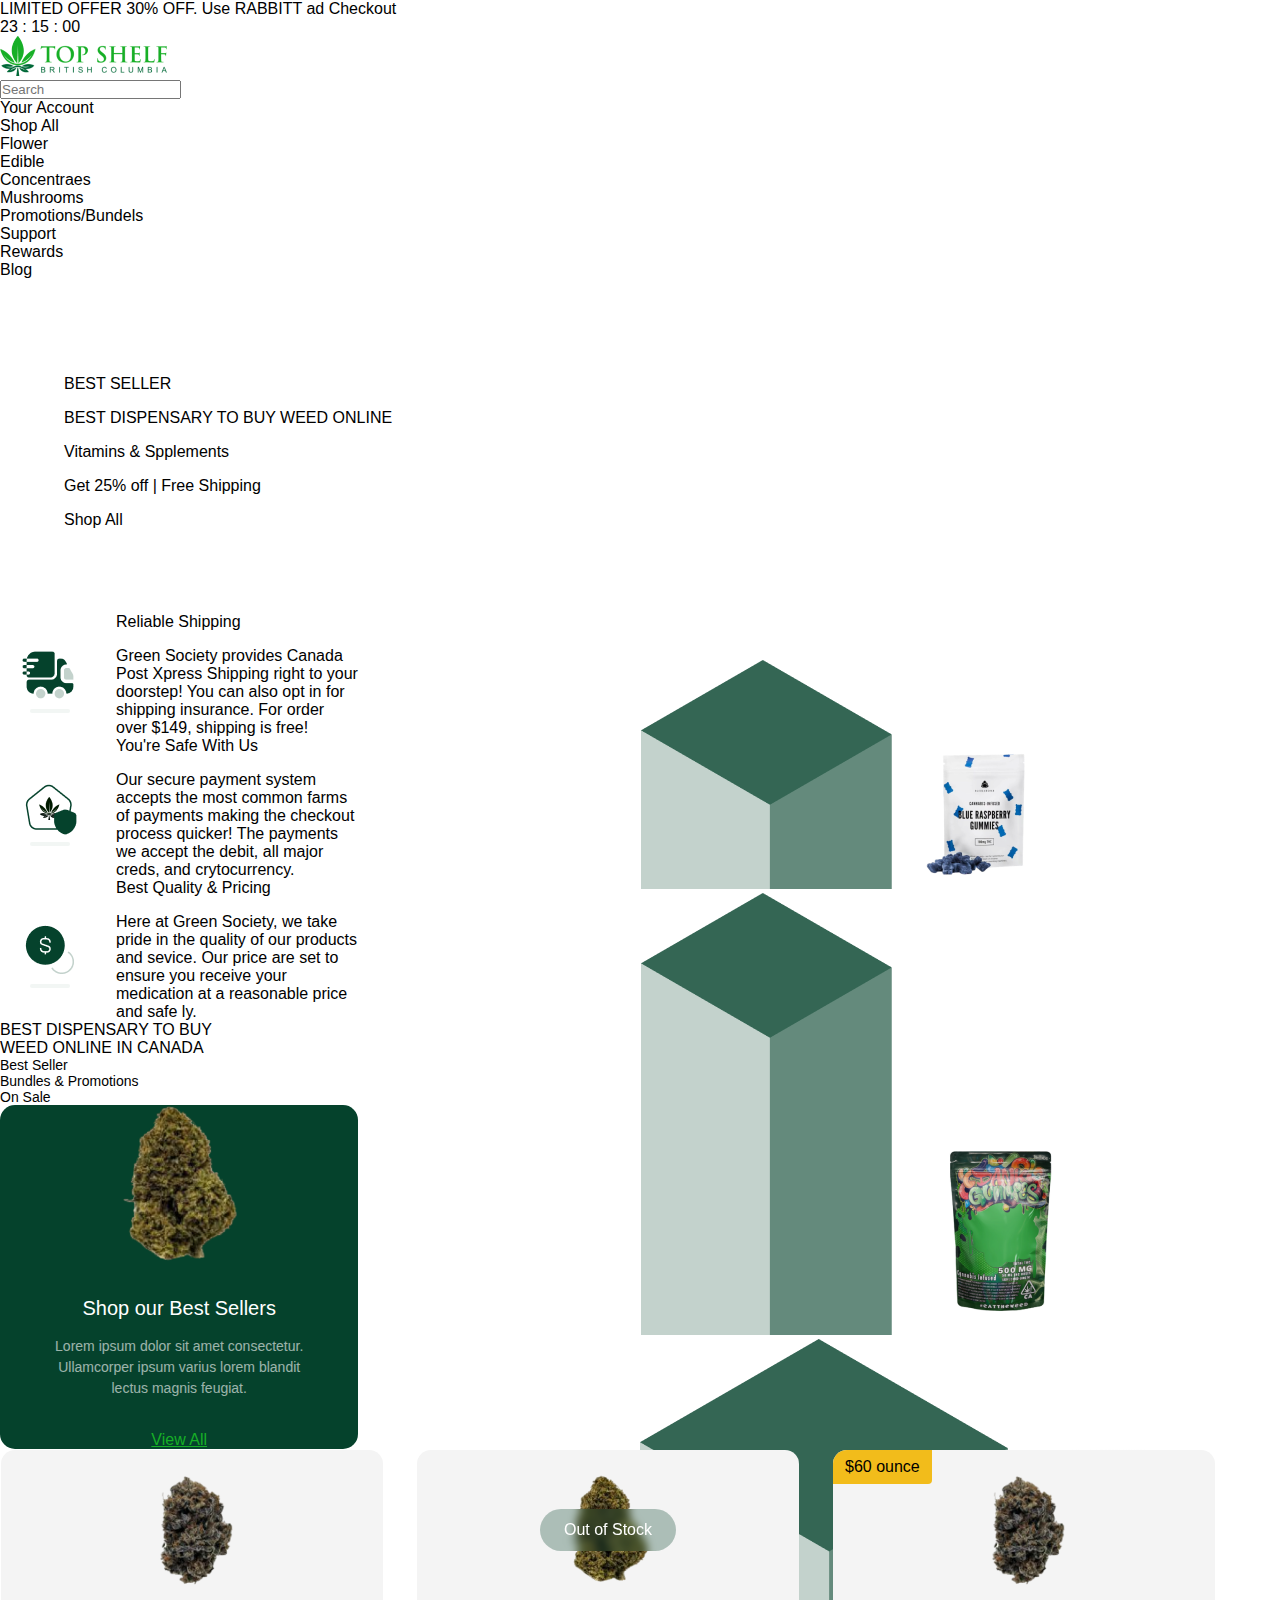
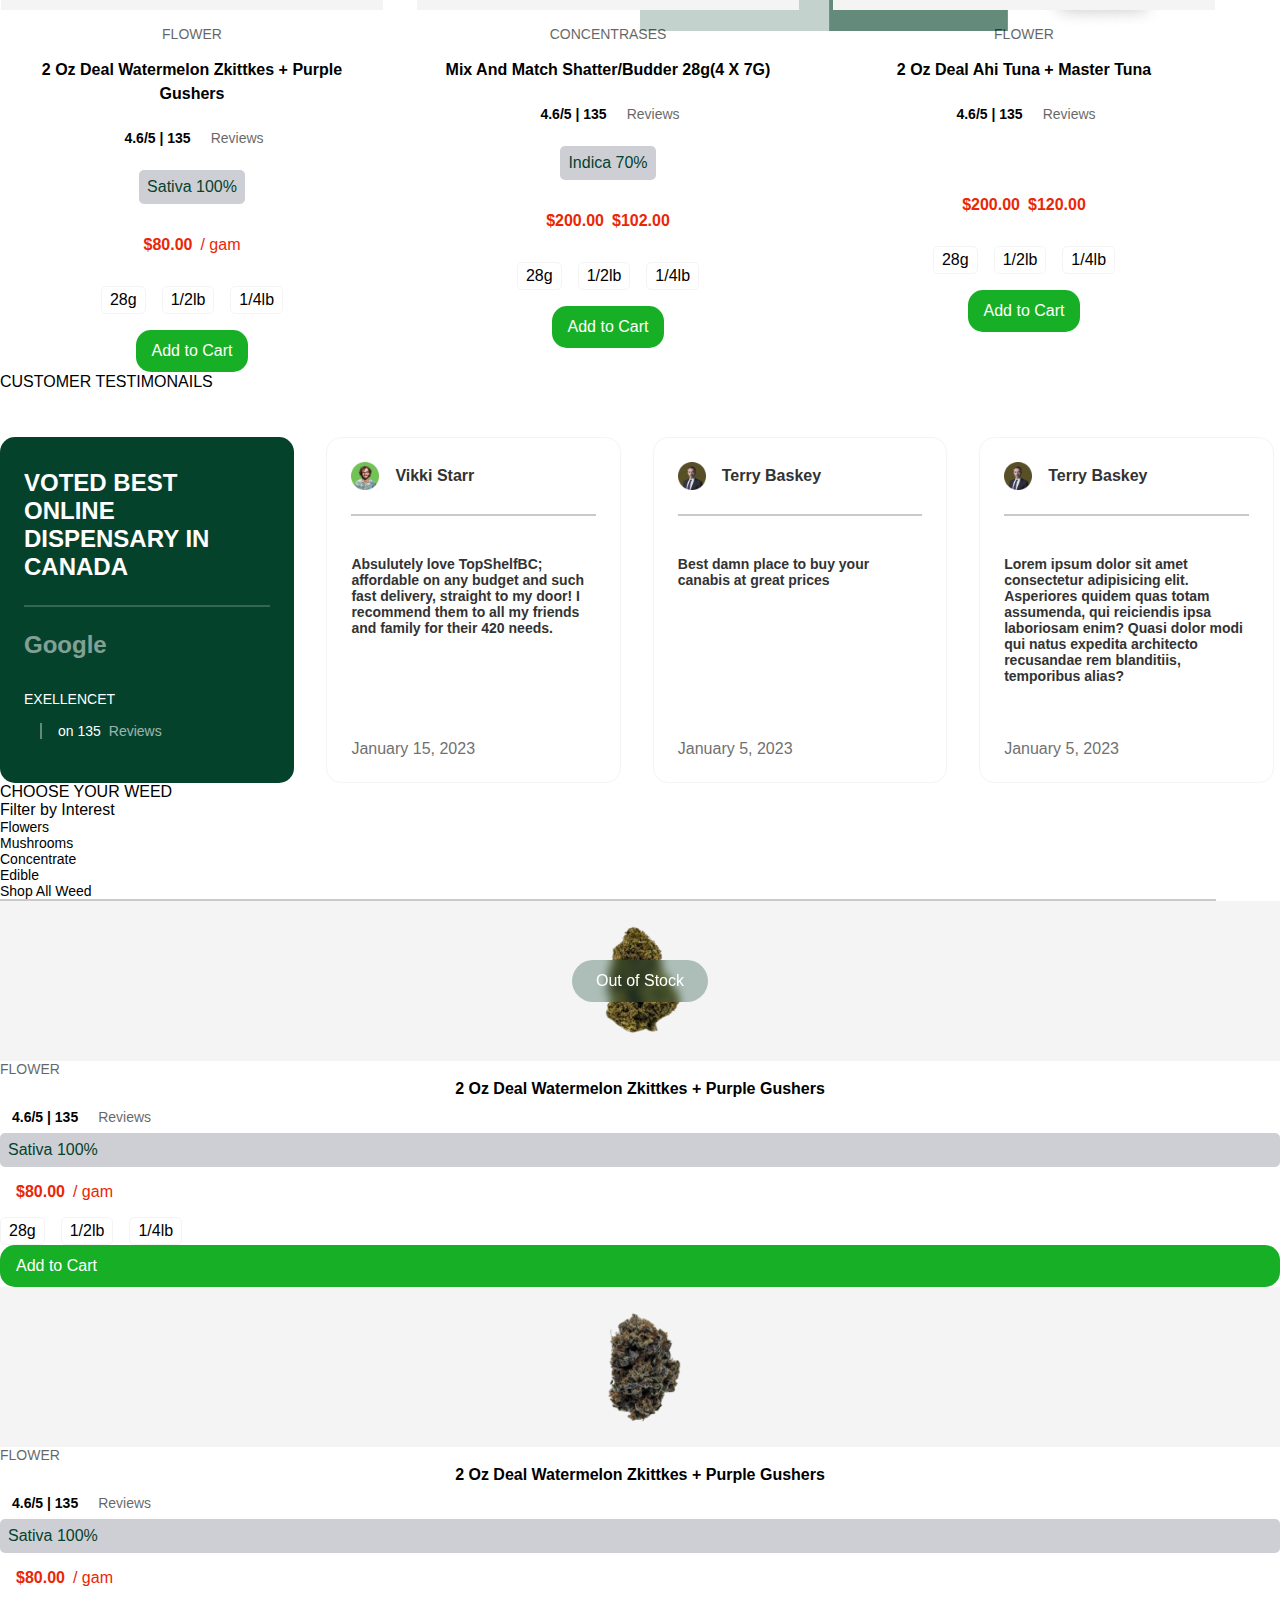
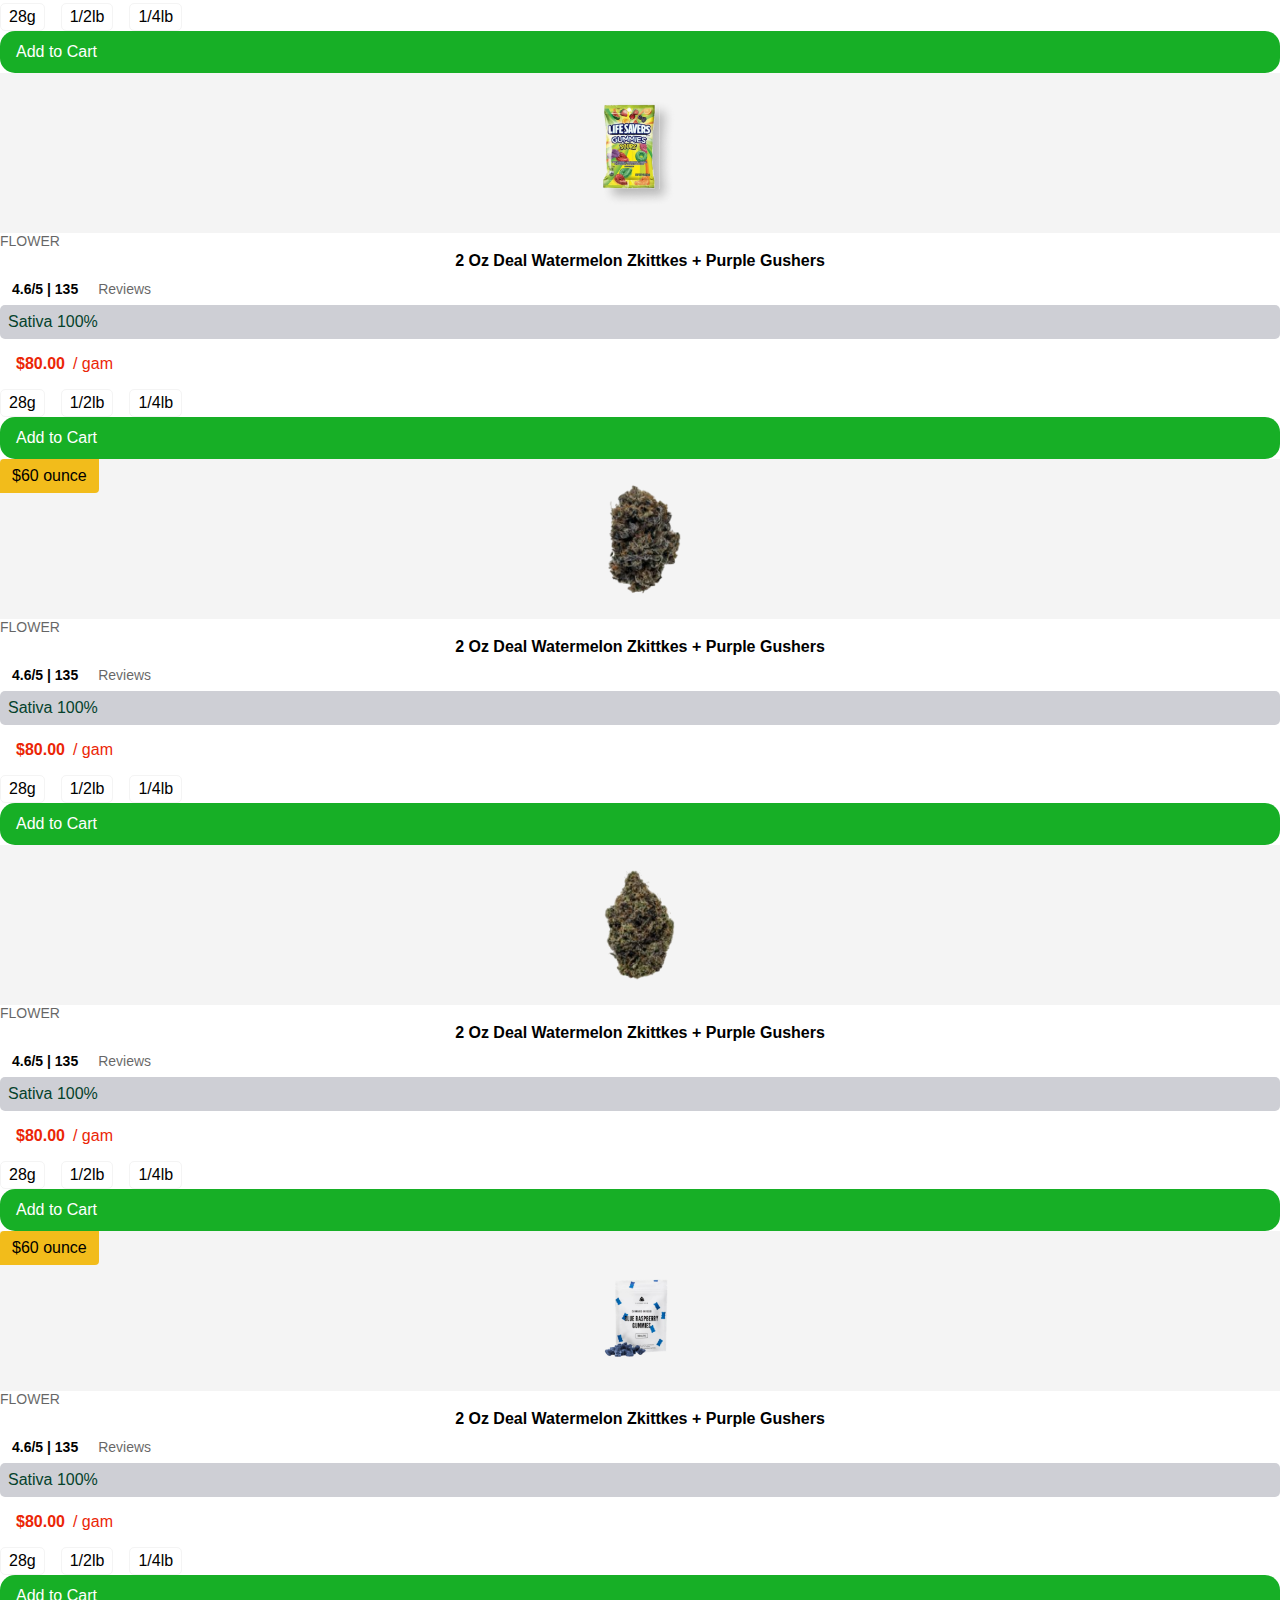
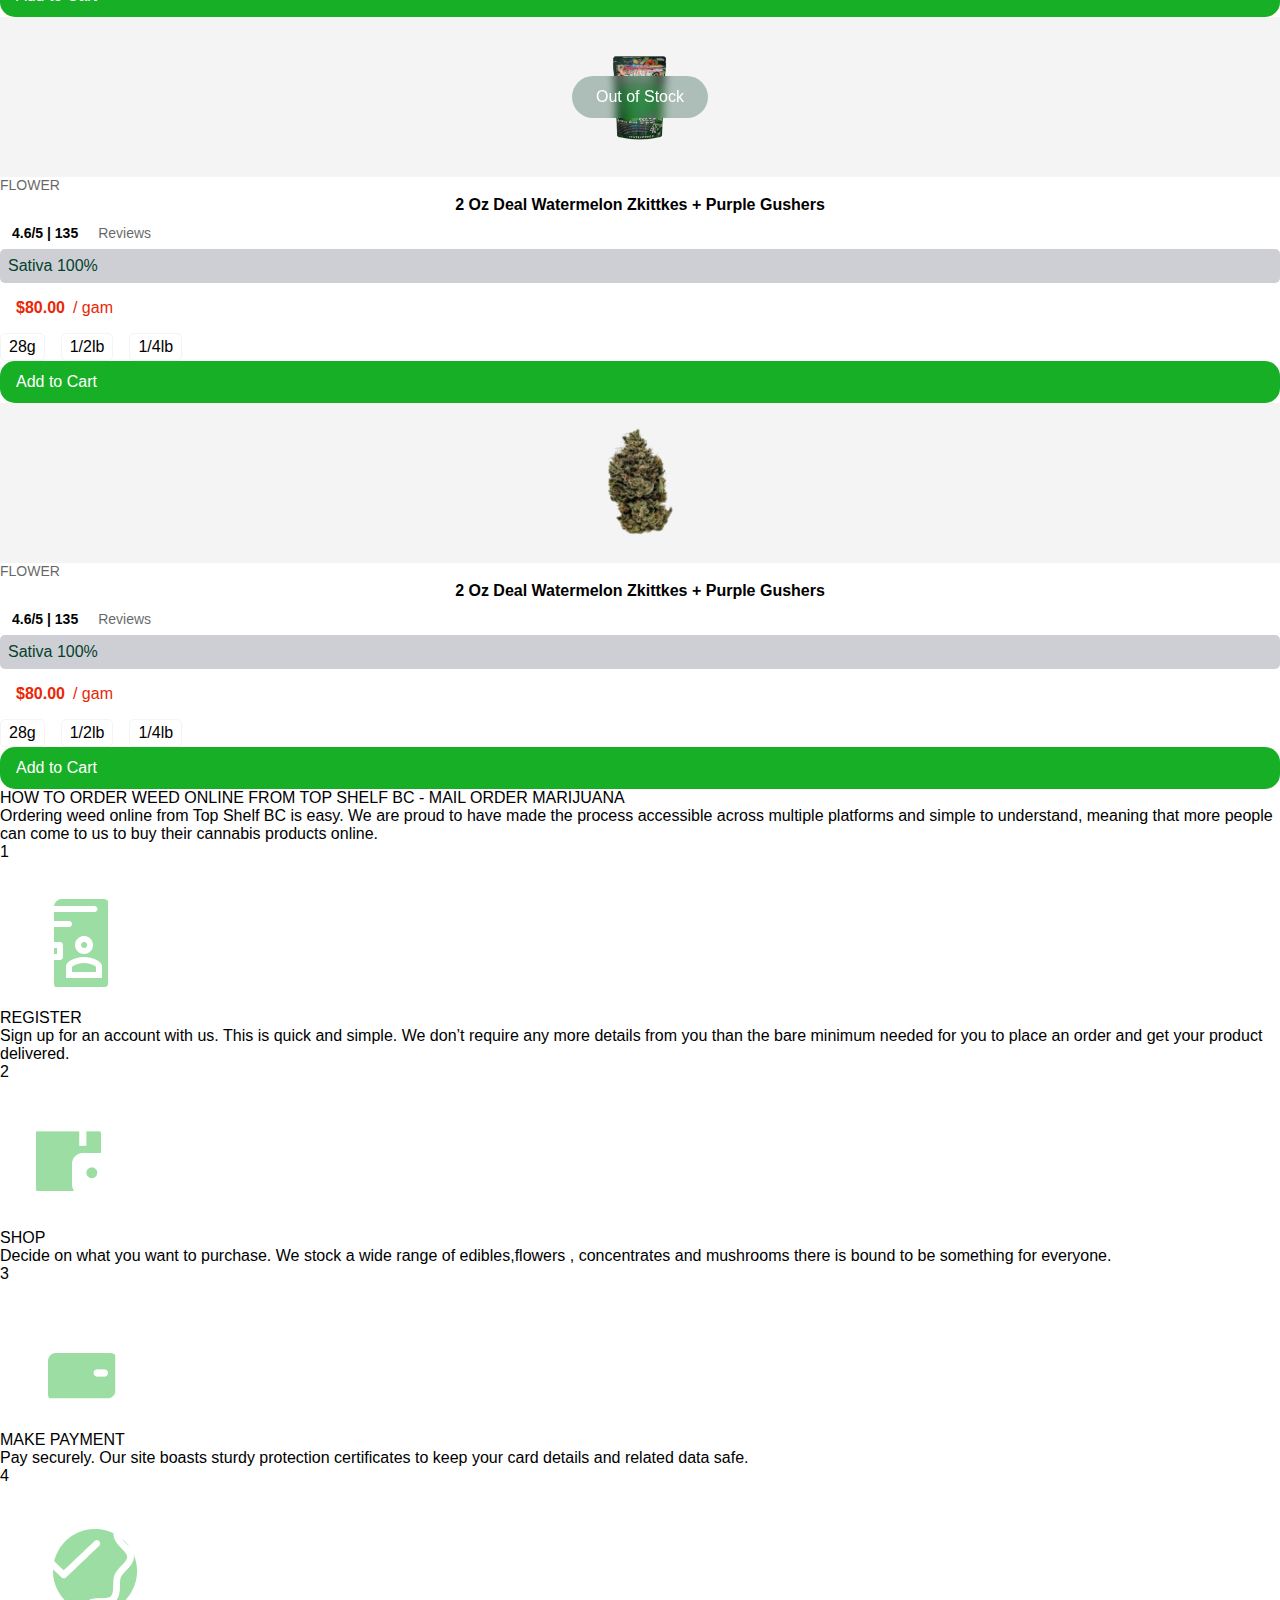
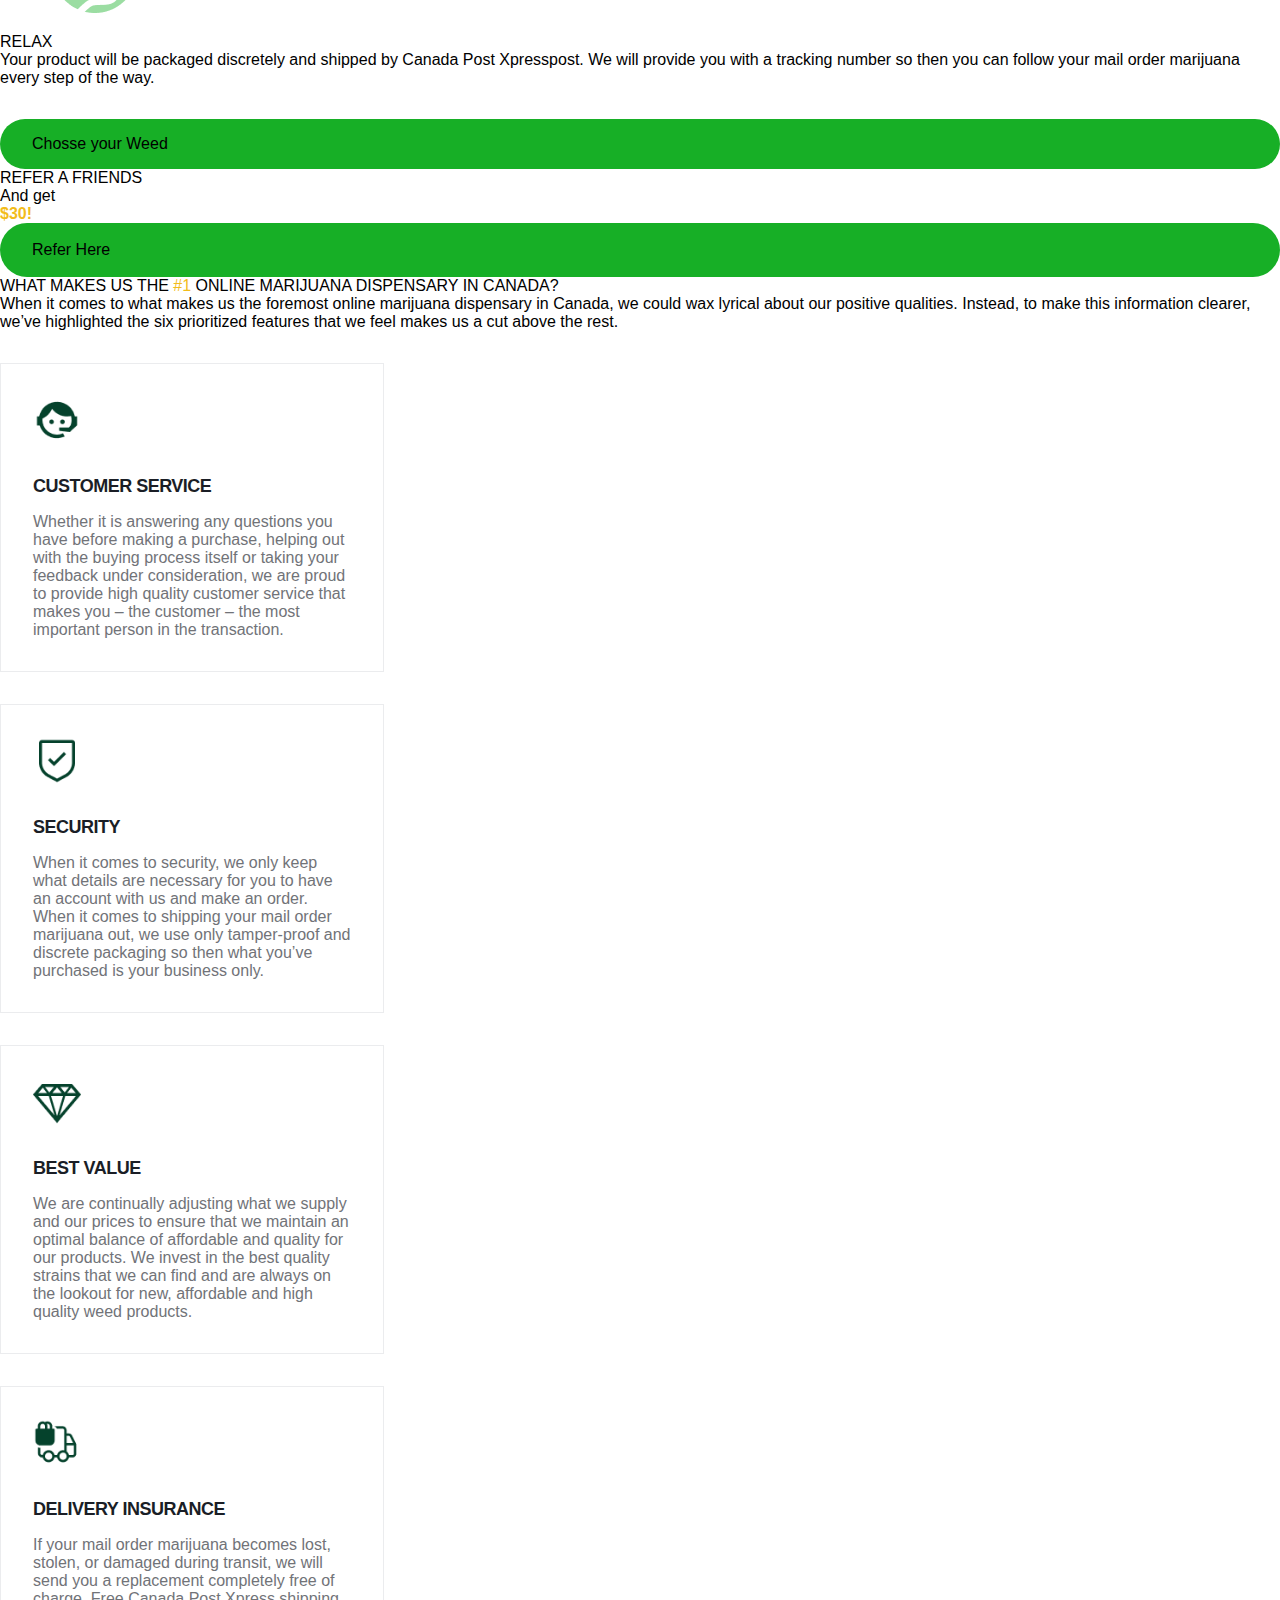
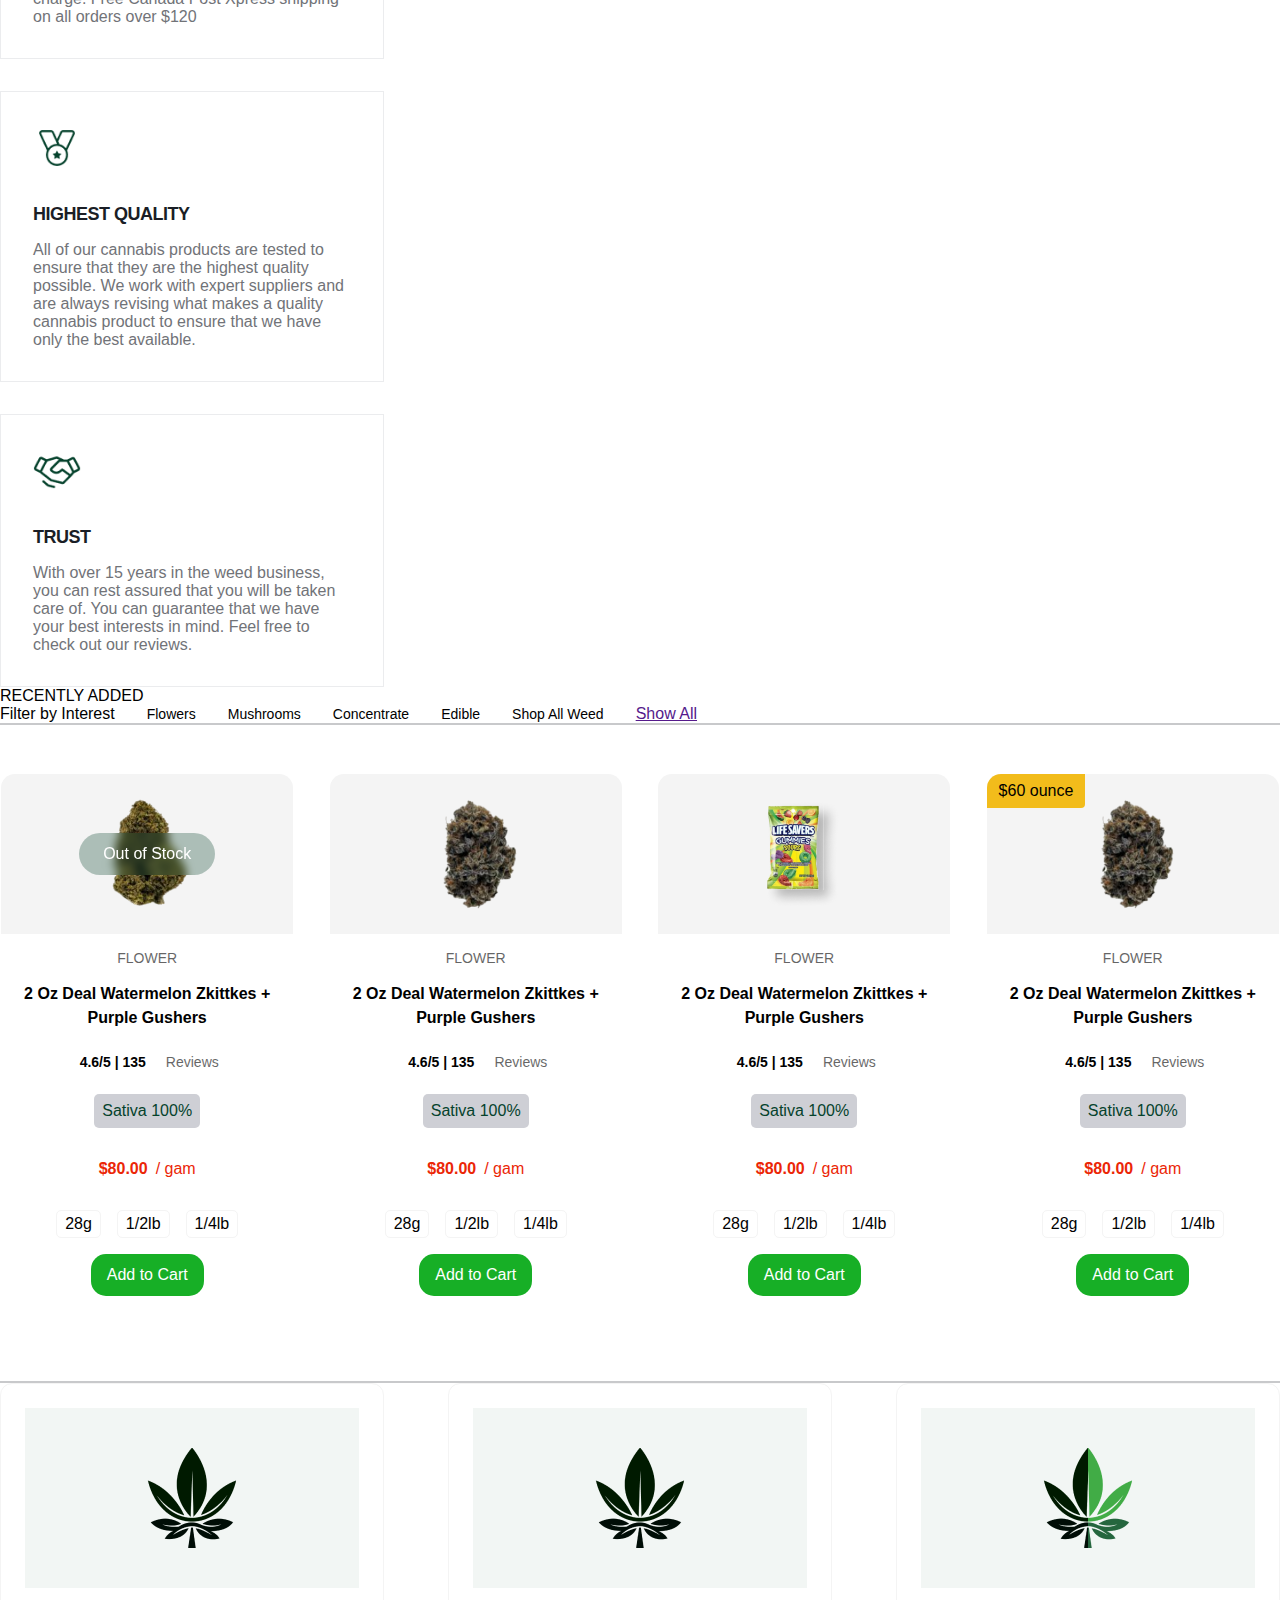
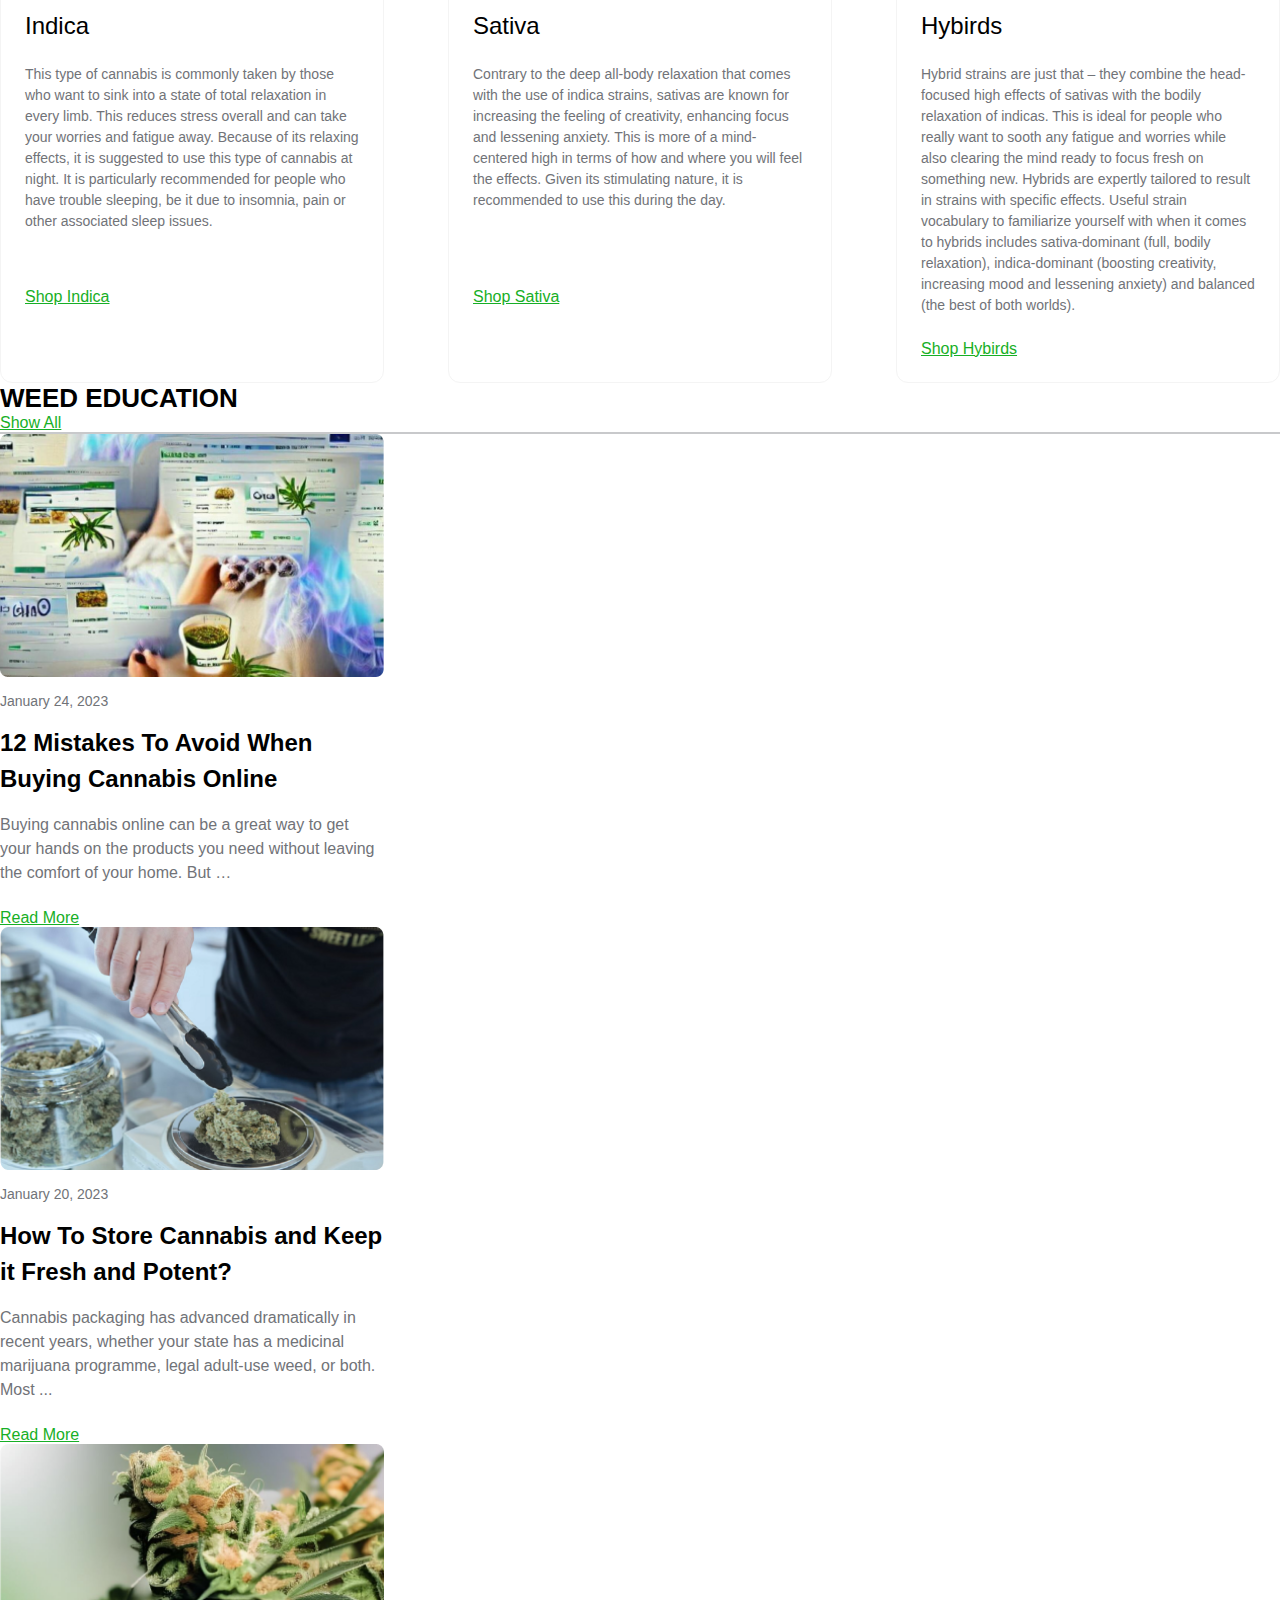
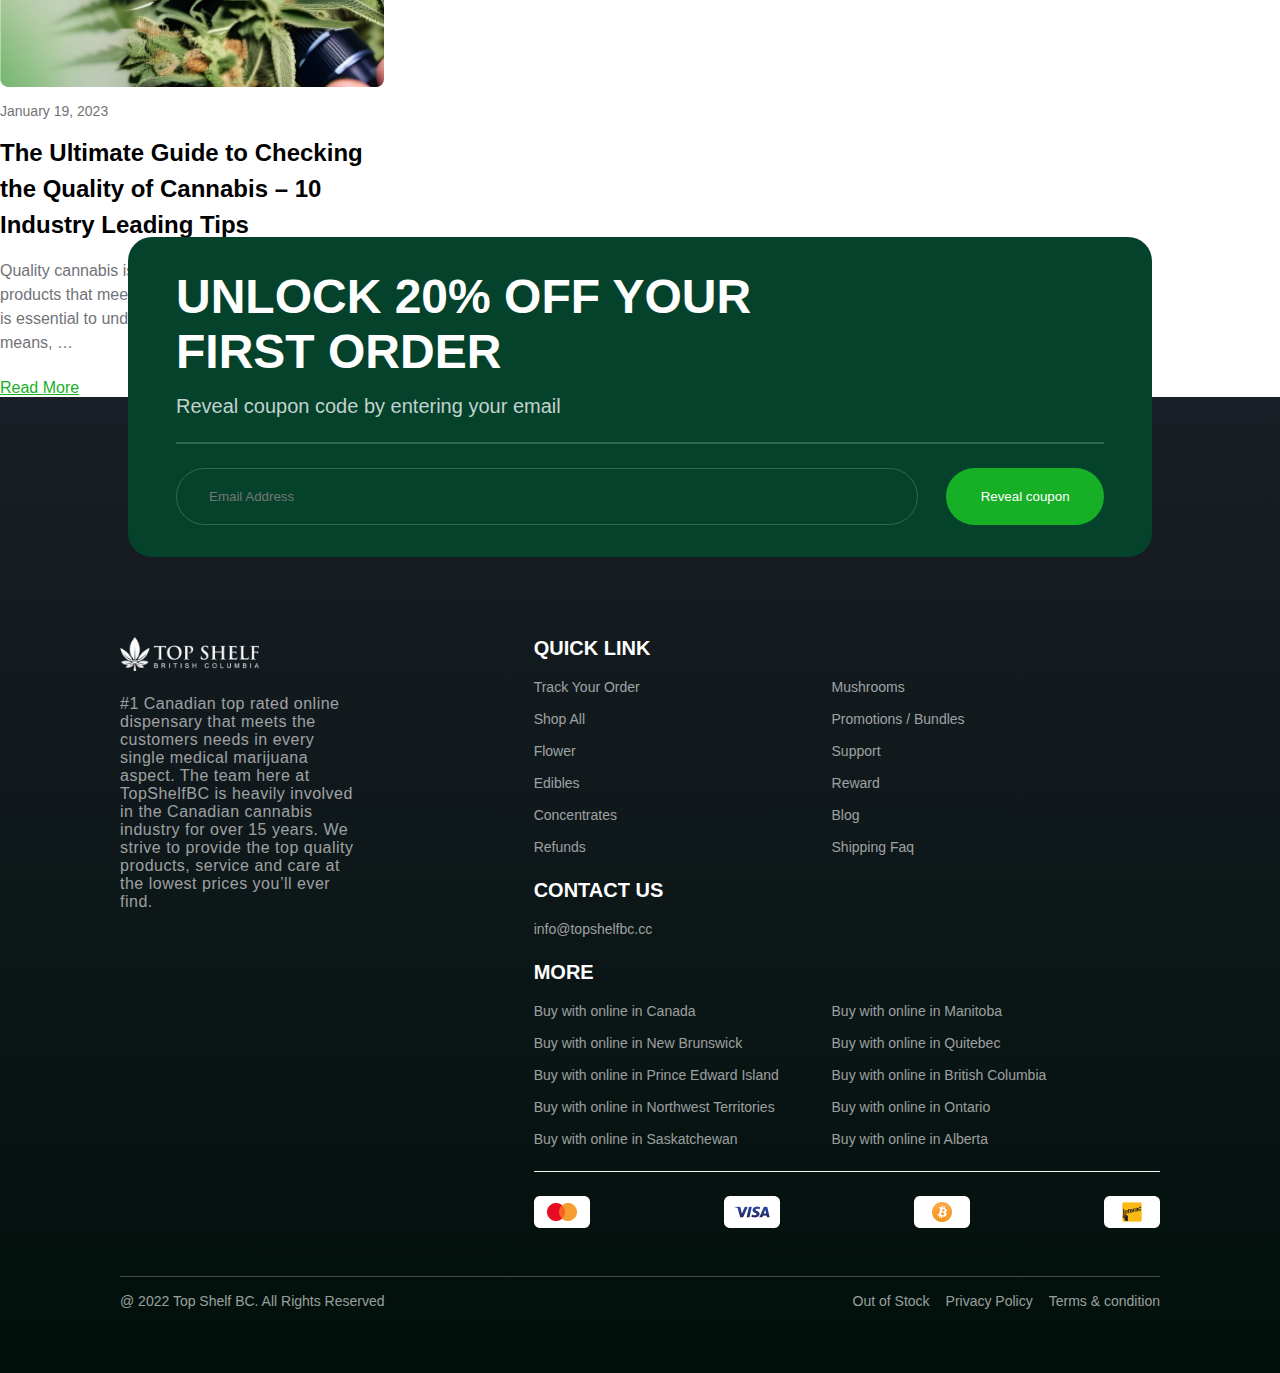
<file: index.html>
<!DOCTYPE html>
<html lang="en">

<head>
    <meta charset="UTF-8">
    <meta http-equiv="X-UA-Compatible" content="IE=edge">
    <meta name="viewport" content="width=device-width, initial-scale=1.0">
    <title>Shop Weed</title>
    <link rel="stylesheet" href="https://cdnjs.cloudflare.com/ajax/libs/font-awesome/6.4.0/css/all.min.css"
        integrity="sha512-iecdLmaskl7CVkqkXNQ/ZH/XLlvWZOJyj7Yy7tcenmpD1ypASozpmT/E0iPtmFIB46ZmdtAc9eNBvH0H/ZpiBw=="
        crossorigin="anonymous" referrerpolicy="no-referrer" />
    <link rel="stylesheet" href="./css/reset.css">
    <link rel="stylesheet" href="./css/base.css">
    <link rel="stylesheet" href="./css/style.css">
    <link rel="shortcut icon" href="./image/infomation-about-img1.png" type="image/x-icon">
</head>

<body>
    <header class="header">
        <div class="banner-top">
            <p>LIMITED OFFER 30% OFF. Use RABBITT ad Checkout</p>
            <p>23 : 15 : 00</p>
        </div>
        <div class="banner-search">
            <div class="banner-logo">
                <img src="./image/logo.png" alt="">
            </div>
            <div class="banner-input">
                <div class="input-search">
                    <input type="text" placeholder="Search">
                </div>
                <div class="button-search">
                    <i class="fa-solid fa-magnifying-glass"></i>
                </div>
            </div>
            <div class="banner-user">
                <div class="name-user">
                    <p>Your Account</p>

                </div>
                <div class="cart-user">
                    <i class="fa-solid fa-bag-shopping"></i>
                </div>
            </div>
        </div>
        <div class="header-nav header-top">
            <div class="bot-item">Shop All</div>
            <div class="bot-item dropdown-menu">
                Flower
                <i class="fa-solid fa-angle-down"></i>
            </div>
            <div class="bot-item">Edible</div>
            <div class="bot-item dropdown-menu">
                Concentraes
                <i class="fa-solid fa-angle-down"></i>
            </div>
            <div class="bot-item">Mushrooms</div>
            <div class="bot-item dropdown-menu">
                Promotions/Bundels
                <i class="fa-solid fa-angle-down"></i>
            </div>
            <div class="bot-item dropdown-menu">
                Support
                <i class="fa-solid fa-angle-down"></i>
            </div>
            <div class="bot-item">Rewards</div>
            <div class="bot-item">Blog</div>
        </div>
    </header>
    <main>
        <div class="mask-group">
            <div class="mask-content">
                <div class="content-left">
                    <div class="title1">BEST SELLER</div>
                    <div class="title2">BEST DISPENSARY TO BUY WEED ONLINE</div>
                    <div class="title3">Vitamins & Spplements</div>
                    <div class="title4">Get 25% off | Free Shipping</div>
                    <div class="title5">Shop All</div>
                </div>
                <div class="content-right">
                    <img class="img1" src="./image/isometric-cubic-1.png" alt="">
                    <img class="img4" src="./image/image-1.png" alt="">
                    <img class="img2" src="./image/isometric-cubic-2.png" alt="">
                    <img class="img5" src="./image/image-2.png" alt="">
                    <img class="img3" src="./image/isometric-cubic-3.png" alt="">
                    <img class="img6" src="./image/image-3.png" alt="">
                </div>
            </div>
            <div class="mask-cart">
                <div class="cart-item">
                    <img class="img-item" src="./image/icon-item-1.png" alt="">
                    <div class="content-item">
                        <p style="margin-bottom: 1rem;">Reliable Shipping </p>
                        <p>Green Society provides Canada Post Xpress Shipping right to your doorstep! You can also opt
                            in for shipping insurance. For order over $149, shipping is free!
                        <p>
                    </div>
                </div>
                <div class="cart-item">
                    <img class="img-item" src="./image/icon-item-2.png" alt="">
                    <div class="content-item">
                        <p style="margin-bottom: 1rem;">You're Safe With Us </p>
                        <p>Our secure payment system accepts the most common farms of payments making the checkout
                            process quicker! The payments we accept the debit, all major creds, and crytocurrency.</p>
                    </div>
                </div>
                <div class="cart-item">
                    <img class="img-item" src="./image/icon-item-3.png" alt="">
                    <div class="content-item">
                        <p style="margin-bottom: 1rem;"> Best Quality & Pricing </p>
                        <p> Here at Green Society, we take pride in the quality of our products and sevice. Our price
                            are set to ensure you receive your medication at a reasonable price and safe ly.</p>
                    </div>
                </div>
            </div>
        </div>
        <div class="product-block">
            <div class="content-title title-center">BEST DISPENSARY TO BUY <br> WEED ONLINE IN CANADA</div>
            <nav class="header-nav header-mid">
                <div class="nav-item nav1">Best Seller</div>
                <div class="nav-item nav1">Bundles & Promotions</div>
                <div class="nav-item nav1">On Sale</div>
            </nav>
            <div class="best-seller">
                <div class="banner-product">
                    <div class="product-image"><img src="./image/product.png" alt=""></div>
                    <div class="product-content">
                        <div class="product-content__title">Shop our Best Sellers</div>
                        <p class="product-content__text">Lorem ipsum dolor sit amet consectetur. Ullamcorper ipsum
                            varius lorem blandit lectus magnis feugiat.</p>
                    </div>
                    <div class="product-link"><a href="">View All</a></div>
                </div>
                <div class="list-product">
                    <div class="product-item">
                        <div class="item-img"><img src="./image/product1.png" alt=""></div>
                        <div class="item-type">FLOWER</div>
                        <div class="item-name">2 Oz Deal Watermelon Zkittkes + Purple Gushers</div>
                        <div class="item-star">
                            <i class="fa-solid fa-star"></i>
                            4.6/5 | 135 <p style="opacity: 0.6; font-weight:lighter; padding-left:1rem;">Reviews</p>
                        </div>
                        <div class="item-discount">Sativa 100%</div>
                        <div class="item-price"> $80.00
                            <p class="text-bland" style="font-weight: 100;">/ gam</p>
                        </div>
                        <div class="list-mass">
                            <div class="item-mass">28g</div>
                            <div class="item-mass">1/2lb</div>
                            <div class="item-mass">1/4lb</div>
                        </div>
                        <div class="item-button">Add to Cart</div>
                    </div>
                    <div class="product-item">
                        <div class="item-img">
                            <img src="./image/product.png" alt="">
                            <div class="out-of-stock">Out of Stock</div>
                        </div>
                        <div class="item-type">CONCENTRASES</div>
                        <div class="item-name">Mix And Match Shatter/Budder 28g(4 X 7G)</div>
                        <div class="item-star">
                            <i class="fa-solid fa-star"></i>
                            4.6/5 | 135 <p style="opacity: 0.6; font-weight:lighter; padding-left:1rem;">Reviews</p>
                        </div>
                        <div class="item-discount">Indica 70%</div>
                        <div class="item-price">
                            <p class="text-bland text-strikethrough">$200.00</p>
                            $102.00
                        </div>
                        <div class="list-mass">
                            <div class="item-mass">28g</div>
                            <div class="item-mass">1/2lb</div>
                            <div class="item-mass">1/4lb</div>
                        </div>
                        <div class="item-button">Add to Cart</div>
                    </div>
                    <div class="product-item">
                        <div class="item-img">
                            <div class="ounce">$60 ounce</div>
                            <img src="./image/product1.png" alt="">
                        </div>
                        <div class="item-type">FLOWER</div>
                        <div class="item-name">2 Oz Deal Ahi Tuna + Master Tuna</div>
                        <div class="item-star">
                            <i class="fa-solid fa-star"></i>
                            4.6/5 | 135 <p style="opacity: 0.6; font-weight:lighter; padding-left:1rem;">Reviews</p>
                        </div>
                        <div class="item-discount" style="display: none;"></div>
                        <div class="item-price" style="padding-top: 50px;">
                            <p class="text-bland text-strikethrough">$200.00</p>
                            $120.00
                        </div>
                        <div class="list-mass">
                            <div class="item-mass">28g</div>
                            <div class="item-mass">1/2lb</div>
                            <div class="item-mass">1/4lb</div>
                        </div>
                        <div class="item-button">Add to Cart</div>
                    </div>
                </div>
            </div>
            <div class="content-title">CUSTOMER TESTIMONAILS</div>
            <div class="person-complent">
                <div class="block-complent complent-content">
                    <div class="complent-title">VOTED BEST ONLINE DISPENSARY IN CANADA</div>
                    <div class="underline"></div>
                    <div class="complent-name">Google</div>
                    <div class="complent-text">Exellencet</div>
                    <div class="complent-evaluate">
                        <div class="icon-star">
                            <i class="fa-solid fa-star"></i>
                            <i class="fa-solid fa-star"></i>
                            <i class="fa-solid fa-star"></i>
                            <i class="fa-solid fa-star"></i>
                            <i class="fa-solid fa-star"></i>
                        </div>
                        <div class="text-evaluate">on 135 <p style="opacity:0.6;">Reviews</p>
                        </div>
                    </div>
                </div>
                <div class="block-complent">
                    <div class="block-content">
                        <div class="account-user">
                            <div class="avatar-person"><img src="./image/profile1.png" alt=""></div>
                            <div class="name-person">Vikki Starr</div>
                        </div>
                        <div class="underline"></div>
                        <div class="testimony">
                            <div class="testimony-star">
                                <i class="fa-solid fa-star"></i>
                                <i class="fa-solid fa-star"></i>
                                <i class="fa-solid fa-star"></i>
                                <i class="fa-solid fa-star"></i>
                                <i class="fa-solid fa-star" style="color:#f4f4f4; opacity:0.7;"></i>
                            </div>
                            <div class="testimony-content">Absulutely love TopShelfBC; affordable on any budget and such
                                fast delivery, straight to my door! I recommend them to all my friends and family for
                                their 420 needs.</div>
                        </div>
                    </div>
                    <div class="time-line">January 15, 2023</div>
                </div>
                <div class="block-complent">
                    <div class="block-content">
                        <div class="account-user">
                            <div class="avatar-person"><img src="./image/profile2.png" alt=""></div>
                            <div class="name-person">Terry Baskey</div>
                        </div>
                        <div class="underline"></div>
                        <div class="testimony">
                            <div class="testimony-star">
                                <i class="fa-solid fa-star"></i>
                                <i class="fa-solid fa-star"></i>
                                <i class="fa-solid fa-star"></i>
                                <i class="fa-solid fa-star"></i>
                                <i class="fa-solid fa-star"></i>
                            </div>
                            <div class="testimony-content">Best damn place to buy your canabis at great prices</div>
                        </div>
                    </div>
                    <div class="time-line">January 5, 2023</div>
                </div>
                <div class="block-complent">
                    <div class="block-content">
                        <div class="account-user">
                            <div class="avatar-person"><img src="./image/profile2.png" alt=""></div>
                            <div class="name-person">Terry Baskey</div>
                        </div>
                        <div class="underline"></div>
                        <div class="testimony">
                            <div class="testimony-star">
                                <i class="fa-solid fa-star"></i>
                                <i class="fa-solid fa-star"></i>
                                <i class="fa-solid fa-star"></i>
                                <i class="fa-solid fa-star"></i>
                                <i class="fa-solid fa-star"></i>
                            </div>
                            <div class="testimony-content">Lorem ipsum dolor sit amet consectetur adipisicing elit.
                                Asperiores quidem quas totam assumenda, qui reiciendis ipsa laboriosam enim? Quasi dolor
                                modi qui natus expedita architecto recusandae rem blanditiis, temporibus alias?</div>
                        </div>
                    </div>
                    <div class="time-line">January 5, 2023</div>
                </div>
            </div>
            <div class="content-title">CHOOSE YOUR WEED</div>
            <nav class="header-nav header-bot">
                <div class="nav-title">Filter by Interest</div>
                <div class="nav-item nav2">Flowers</div>
                <div class="nav-item nav2">Mushrooms</div>
                <div class="nav-item nav2">Concentrate</div>
                <div class="nav-item nav2">Edible</div>
                <div class="nav-item nav2">Shop All Weed</div>
            </nav>
            <div class="underline" style="margin-right: 64px;"></div>
            <div class="product-list">
                <div class="product-item">
                    <div class="item-img">
                        <div class="out-of-stock">Out of Stock</div>
                        <img src="./image/product.png" alt="">
                    </div>
                    <div class="item-type">FLOWER</div>
                    <div class="item-name">2 Oz Deal Watermelon Zkittkes + Purple Gushers</div>
                    <div class="item-star">
                        <i class="fa-solid fa-star"></i>
                        4.6/5 | 135 <p style="opacity: 0.6; font-weight:lighter; padding-left:1rem;">Reviews</p>
                    </div>
                    <div class="item-discount">Sativa 100%</div>
                    <div class="item-price"> $80.00
                        <p class="text-bland" style="font-weight: 100;">/ gam</p>
                    </div>
                    <div class="list-mass">
                        <div class="item-mass">28g</div>
                        <div class="item-mass">1/2lb</div>
                        <div class="item-mass">1/4lb</div>
                    </div>
                    <div class="item-button">Add to Cart</div>
                </div>
                <div class="product-item">
                    <div class="item-img"><img src="./image/product1.png" alt=""></div>
                    <div class="item-type">FLOWER</div>
                    <div class="item-name">2 Oz Deal Watermelon Zkittkes + Purple Gushers</div>
                    <div class="item-star">
                        <i class="fa-solid fa-star"></i>
                        4.6/5 | 135 <p style="opacity: 0.6; font-weight:lighter; padding-left:1rem;">Reviews</p>
                    </div>
                    <div class="item-discount">Sativa 100%</div>
                    <div class="item-price"> $80.00
                        <p class="text-bland" style="font-weight: 100;">/ gam</p>
                    </div>
                    <div class="list-mass">
                        <div class="item-mass">28g</div>
                        <div class="item-mass">1/2lb</div>
                        <div class="item-mass">1/4lb</div>
                    </div>
                    <div class="item-button">Add to Cart</div>
                </div>
                <div class="product-item">
                    <div class="item-img"><img src="./image/image-3.png" alt=""></div>
                    <div class="item-type">FLOWER</div>
                    <div class="item-name">2 Oz Deal Watermelon Zkittkes + Purple Gushers</div>
                    <div class="item-star">
                        <i class="fa-solid fa-star"></i>
                        4.6/5 | 135 <p style="opacity: 0.6; font-weight:lighter; padding-left:1rem;">Reviews</p>
                    </div>
                    <div class="item-discount">Sativa 100%</div>
                    <div class="item-price"> $80.00
                        <p class="text-bland" style="font-weight: 100;">/ gam</p>
                    </div>
                    <div class="list-mass">
                        <div class="item-mass">28g</div>
                        <div class="item-mass">1/2lb</div>
                        <div class="item-mass">1/4lb</div>
                    </div>
                    <div class="item-button">Add to Cart</div>
                </div>
                <div class="product-item">
                    <div class="item-img">
                        <div class="ounce">$60 ounce</div>
                        <img src="./image/product1.png" alt="">
                    </div>
                    <div class="item-type">FLOWER</div>
                    <div class="item-name">2 Oz Deal Watermelon Zkittkes + Purple Gushers</div>
                    <div class="item-star">
                        <i class="fa-solid fa-star"></i>
                        4.6/5 | 135 <p style="opacity: 0.6; font-weight:lighter; padding-left:1rem;">Reviews</p>
                    </div>
                    <div class="item-discount">Sativa 100%</div>
                    <div class="item-price"> $80.00
                        <p class="text-bland" style="font-weight: 100;">/ gam</p>
                    </div>
                    <div class="list-mass">
                        <div class="item-mass">28g</div>
                        <div class="item-mass">1/2lb</div>
                        <div class="item-mass">1/4lb</div>
                    </div>
                    <div class="item-button">Add to Cart</div>
                </div>
                <div class="product-item">
                    <div class="item-img"><img src="./image/product2.png" alt=""></div>
                    <div class="item-type">FLOWER</div>
                    <div class="item-name">2 Oz Deal Watermelon Zkittkes + Purple Gushers</div>
                    <div class="item-star">
                        <i class="fa-solid fa-star"></i>
                        4.6/5 | 135 <p style="opacity: 0.6; font-weight:lighter; padding-left:1rem;">Reviews</p>
                    </div>
                    <div class="item-discount">Sativa 100%</div>
                    <div class="item-price"> $80.00
                        <p class="text-bland" style="font-weight: 100;">/ gam</p>
                    </div>
                    <div class="list-mass">
                        <div class="item-mass">28g</div>
                        <div class="item-mass">1/2lb</div>
                        <div class="item-mass">1/4lb</div>
                    </div>
                    <div class="item-button">Add to Cart</div>
                </div>
                <div class="product-item">
                    <div class="item-img">
                        <div class="ounce">$60 ounce</div>
                        <img src="./image/image-1.png" alt="">
                    </div>
                    <div class="item-type">FLOWER</div>
                    <div class="item-name">2 Oz Deal Watermelon Zkittkes + Purple Gushers</div>
                    <div class="item-star">
                        <i class="fa-solid fa-star"></i>
                        4.6/5 | 135 <p style="opacity: 0.6; font-weight:lighter; padding-left:1rem;">Reviews</p>
                    </div>
                    <div class="item-discount">Sativa 100%</div>
                    <div class="item-price"> $80.00
                        <p class="text-bland" style="font-weight: 100;">/ gam</p>
                    </div>
                    <div class="list-mass">
                        <div class="item-mass">28g</div>
                        <div class="item-mass">1/2lb</div>
                        <div class="item-mass">1/4lb</div>
                    </div>
                    <div class="item-button">Add to Cart</div>
                </div>
                <div class="product-item">
                    <div class="item-img">
                        <div class="out-of-stock">Out of Stock</div>
                        <img src="./image/image-2.png" alt="">
                    </div>
                    <div class="item-type">FLOWER</div>
                    <div class="item-name">2 Oz Deal Watermelon Zkittkes + Purple Gushers</div>
                    <div class="item-star">
                        <i class="fa-solid fa-star"></i>
                        4.6/5 | 135 <p style="opacity: 0.6; font-weight:lighter; padding-left:1rem;">Reviews</p>
                    </div>
                    <div class="item-discount">Sativa 100%</div>
                    <div class="item-price"> $80.00
                        <p class="text-bland" style="font-weight: 100;">/ gam</p>
                    </div>
                    <div class="list-mass">
                        <div class="item-mass">28g</div>
                        <div class="item-mass">1/2lb</div>
                        <div class="item-mass">1/4lb</div>
                    </div>
                    <div class="item-button">Add to Cart</div>
                </div>
                <div class="product-item">
                    <div class="item-img"><img src="./image/product3.png" alt=""></div>
                    <div class="item-type">FLOWER</div>
                    <div class="item-name">2 Oz Deal Watermelon Zkittkes + Purple Gushers</div>
                    <div class="item-star">
                        <i class="fa-solid fa-star"></i>
                        4.6/5 | 135 <p style="opacity: 0.6; font-weight:lighter; padding-left:1rem;">Reviews</p>
                    </div>
                    <div class="item-discount">Sativa 100%</div>
                    <div class="item-price"> $80.00
                        <p class="text-bland" style="font-weight: 100;">/ gam</p>
                    </div>
                    <div class="list-mass">
                        <div class="item-mass">28g</div>
                        <div class="item-mass">1/2lb</div>
                        <div class="item-mass">1/4lb</div>
                    </div>
                    <div class="item-button">Add to Cart</div>
                </div>
            </div>
        </div>
        <div class="advertisement">
            <div class="advertisement-title">
                <h1>HOW TO ORDER WEED ONLINE FROM TOP SHELF BC - MAIL ORDER MARIJUANA</h1>
            </div>
            <div class="advertisement-content">
                <p>Ordering weed online from Top Shelf BC is easy. We are proud to have made the process accessible
                    across multiple platforms and simple to understand, meaning that more people can come to us to buy
                    their cannabis products online.</p>
            </div>
            <div class="advertisement-card">
                <div class="cart-item1">
                    <div class="item1-top">
                        <div class="top-number">1</div>
                        <div class="top-icon">
                            <img src="./image/img-cart1.png" alt="">
                        </div>
                        <div class="top-name">REGISTER</div>
                    </div>
                    <div class="item1-bot">
                        <p>Sign up for an account with us. This is quick and simple. We don’t require any more details
                            from you than the bare minimum needed for you to place an order and get your product
                            delivered.</p>
                    </div>
                </div>
                <div class="cart-item1">
                    <div class="item1-top">
                        <div class="top-number">2</div>
                        <div class="top-icon">
                            <img src="./image/img-cart2.png" alt="">
                        </div>
                        <div class="top-name">SHOP</div>
                    </div>
                    <div class="item1-bot">
                        <p>Decide on what you want to purchase. We stock a wide range of edibles,flowers , concentrates
                            and mushrooms there is bound to be something for everyone.</p>
                    </div>
                </div>
                <div class="cart-item1">
                    <div class="item1-top">
                        <div class="top-number">3</div>
                        <div class="top-icon">
                            <img src="./image/img-cart3.png" alt="">
                        </div>
                        <div class="top-name">MAKE PAYMENT</div>
                    </div>
                    <div class="item1-bot">
                        <p>Pay securely. Our site boasts sturdy protection certificates to keep your card details and
                            related data safe.</p>
                    </div>
                </div>
                <div class="cart-item1">
                    <div class="item1-top">
                        <div class="top-number">4</div>
                        <div class="top-icon">
                            <img src="./image/img-cart4.png" alt="">
                        </div>
                        <div class="top-name">RELAX</div>
                    </div>
                    <div class="item1-bot">
                        <p>Your product will be packaged discretely and shipped by Canada Post Xpresspost. We will
                            provide you with a tracking number so then you can follow your mail order marijuana every
                            step of the way.</p>
                    </div>
                </div>
            </div>
            <div class="advertisement-button">Chosse your Weed</div>
            <div class="main-mark1">
                <div class="mark1-text">
                    <div class="text-title">REFER A FRIENDS</div>
                    <div class="text-content">
                        <p>And get</p>
                        <p class="text-content__price">$30!</p>
                    </div>
                </div>
                <div class="mark1-button">Refer Here</div>
            </div>
        </div>
        <div class="infomation">
            <div class="infomation-title">WHAT MAKES US THE <span style="color: #F2BC1B">#1</span> ONLINE MARIJUANA DISPENSARY IN CANADA?</div>
            <div class="infomation-content">When it comes to what makes us the foremost online marijuana dispensary in Canada, we could wax lyrical about our positive qualities. Instead, to make this information clearer, we’ve highlighted the six prioritized features that we feel makes us a cut above the rest.</div>
            <div class="infomation-list-card">
                <div class="card-item">
                    <div class="card-item-icon"><img src="./image/infomation-cart-item1.png" alt=""></div>
                    <div class="card-item-text">
                        <div class="text-title">CUSTOMER SERVICE</div>
                        <div class="text-content">Whether it is answering any questions you have before making a purchase, helping out with the buying process itself or taking your feedback under consideration, we are proud to provide high quality customer service that makes you – the customer – the most important person in the transaction.</div>
                    </div>
                </div>
                <div class="card-item">
                    <div class="card-item-icon"><img src="./image/infomation-cart-item2.png" alt=""></div>
                    <div class="card-item-text">
                        <div class="text-title">SECURITY</div>
                        <div class="text-content">When it comes to security, we only keep what details are necessary for you to have an account with us and make an order. When it comes to shipping your mail order marijuana out, we use only tamper-proof and discrete packaging so then what you’ve purchased is your business only.</div>
                    </div>
                </div>
                <div class="card-item">
                    <div class="card-item-icon"><img src="./image/infomation-cart-item3.png" alt=""></div>
                    <div class="card-item-text">
                        <div class="text-title">BEST VALUE</div>
                        <div class="text-content">We are continually adjusting what we supply and our prices to ensure that we maintain an optimal balance of affordable and quality for our products. We invest in the best quality strains that we can find and are always on the lookout for new, affordable and high quality weed products.</div>
                    </div>
                </div>
                <div class="card-item">
                    <div class="card-item-icon"><img src="./image/infomation-cart-item4.png" alt=""></div>
                    <div class="card-item-text">
                        <div class="text-title">DELIVERY INSURANCE</div>
                        <div class="text-content">If your mail order marijuana becomes lost, stolen, or damaged during transit, we will send you a replacement completely free of charge. Free Canada Post Xpress shipping on all orders over $120</div>
                    </div>
                </div>
                <div class="card-item">
                    <div class="card-item-icon"><img src="./image/infomation-cart-item5.png" alt=""></div>
                    <div class="card-item-text">
                        <div class="text-title">HIGHEST QUALITY</div>
                        <div class="text-content">All of our cannabis products are tested to ensure that they are the highest quality possible. We work with expert suppliers and are always revising what makes a quality cannabis product to ensure that we have only the best available.</div>
                    </div>
                </div>
                <div class="card-item">
                    <div class="card-item-icon"><img src="./image/infomation-cart-item6.png" alt=""></div>
                    <div class="card-item-text">
                        <div class="text-title">TRUST</div>
                        <div class="text-content">With over 15 years in the weed business, you can rest assured that you will be taken care of. You can guarantee that we have your best interests in mind. Feel free to check out our reviews.</div>
                    </div>
                </div>
            </div>
            <div class="infomation-product">
                <div class="content-title">RECENTLY ADDED</div>
                <nav class="header-nav header-bot">
                    <div class="nav-title">Filter by Interest</div>
                    <div class="nav-item nav2">Flowers</div>
                    <div class="nav-item nav2">Mushrooms</div>
                    <div class="nav-item nav2">Concentrate</div>
                    <div class="nav-item nav2">Edible</div>
                    <div class="nav-item nav2">Shop All Weed</div>
                    <a href="" class="nav-link">Show All</a>
                </nav>
                <div class="underline"></div>
                <div class="product-list">
                    <div class="product-item">
                        <div class="item-img">
                            <div class="out-of-stock">Out of Stock</div>
                            <img src="./image/product.png" alt="">
                        </div>
                        <div class="item-type">FLOWER</div>
                        <div class="item-name">2 Oz Deal Watermelon Zkittkes + Purple Gushers</div>
                        <div class="item-star">
                            <i class="fa-solid fa-star"></i>
                            4.6/5 | 135 <p style="opacity: 0.6; font-weight:lighter; padding-left:1rem;">Reviews</p>
                        </div>
                        <div class="item-discount">Sativa 100%</div>
                        <div class="item-price"> $80.00
                            <p class="text-bland" style="font-weight: 100;">/ gam</p>
                        </div>
                        <div class="list-mass">
                            <div class="item-mass">28g</div>
                            <div class="item-mass">1/2lb</div>
                            <div class="item-mass">1/4lb</div>
                        </div>
                        <div class="item-button">Add to Cart</div>
                    </div>
                    <div class="product-item">
                        <div class="item-img"><img src="./image/product1.png" alt=""></div>
                        <div class="item-type">FLOWER</div>
                        <div class="item-name">2 Oz Deal Watermelon Zkittkes + Purple Gushers</div>
                        <div class="item-star">
                            <i class="fa-solid fa-star"></i>
                            4.6/5 | 135 <p style="opacity: 0.6; font-weight:lighter; padding-left:1rem;">Reviews</p>
                        </div>
                        <div class="item-discount">Sativa 100%</div>
                        <div class="item-price"> $80.00
                            <p class="text-bland" style="font-weight: 100;">/ gam</p>
                        </div>
                        <div class="list-mass">
                            <div class="item-mass">28g</div>
                            <div class="item-mass">1/2lb</div>
                            <div class="item-mass">1/4lb</div>
                        </div>
                        <div class="item-button">Add to Cart</div>
                    </div>
                    <div class="product-item">
                        <div class="item-img"><img src="./image/image-3.png" alt=""></div>
                        <div class="item-type">FLOWER</div>
                        <div class="item-name">2 Oz Deal Watermelon Zkittkes + Purple Gushers</div>
                        <div class="item-star">
                            <i class="fa-solid fa-star"></i>
                            4.6/5 | 135 <p style="opacity: 0.6; font-weight:lighter; padding-left:1rem;">Reviews</p>
                        </div>
                        <div class="item-discount">Sativa 100%</div>
                        <div class="item-price"> $80.00
                            <p class="text-bland" style="font-weight: 100;">/ gam</p>
                        </div>
                        <div class="list-mass">
                            <div class="item-mass">28g</div>
                            <div class="item-mass">1/2lb</div>
                            <div class="item-mass">1/4lb</div>
                        </div>
                        <div class="item-button">Add to Cart</div>
                    </div>
                    <div class="product-item">
                        <div class="item-img">
                            <div class="ounce">$60 ounce</div>
                            <img src="./image/product1.png" alt="">
                        </div>
                        <div class="item-type">FLOWER</div>
                        <div class="item-name">2 Oz Deal Watermelon Zkittkes + Purple Gushers</div>
                        <div class="item-star">
                            <i class="fa-solid fa-star"></i>
                            4.6/5 | 135 <p style="opacity: 0.6; font-weight:lighter; padding-left:1rem;">Reviews</p>
                        </div>
                        <div class="item-discount">Sativa 100%</div>
                        <div class="item-price"> $80.00
                            <p class="text-bland" style="font-weight: 100;">/ gam</p>
                        </div>
                        <div class="list-mass">
                            <div class="item-mass">28g</div>
                            <div class="item-mass">1/2lb</div>
                            <div class="item-mass">1/4lb</div>
                        </div>
                        <div class="item-button">Add to Cart</div>
                    </div>
                </div>
            </div>
            <div class="underline"></div>
            <div class="infomation-about">
                <div class="about-item">
                    <div class="item-image"><img src="./image/infomation-about-img1.png" alt=""></div>
                    <div class="item-name">Indica</div>
                    <div class="item-content">This type of cannabis is commonly taken by those who want to sink into a state of total relaxation in every limb. This reduces stress overall and can take your worries and fatigue away. Because of its relaxing effects, it is suggested to use this type of cannabis at night. It is particularly recommended for people who have trouble sleeping, be it due to insomnia, pain or other associated sleep issues.</div>
                    <a href="" class="item-link">Shop Indica</a>
                </div>
                <div class="about-item">
                    <div class="item-image"><img src="./image/infomation-about-img2.png" alt=""></div>
                    <div class="item-name">Sativa</div>
                    <div class="item-content">Contrary to the deep all-body relaxation that comes with the use of indica strains, sativas are known for increasing the feeling of creativity, enhancing focus and lessening anxiety. This is more of a mind-centered high in terms of how and where you will feel the effects. Given its stimulating nature, it is recommended to use this during the day.</div>
                    <a href="" class="item-link">Shop Sativa</a>
                </div>
                <div class="about-item">
                    <div class="item-image"><img src="./image/infomation-about-img3.png" alt=""></div>
                    <div class="item-name">Hybirds</div>
                    <div class="item-content">Hybrid strains are just that – they combine the head-focused high effects of sativas with the bodily relaxation of indicas. This is ideal for people who really want to sooth any fatigue and worries while also clearing the mind ready to focus fresh on something new. Hybrids are expertly tailored to result in strains with specific effects. Useful strain vocabulary to familiarize yourself with when it comes to hybrids includes sativa-dominant (full, bodily relaxation), indica-dominant (boosting creativity, increasing mood and lessening anxiety) and balanced (the best of both worlds).</div>
                    <a href="" class="item-link">Shop Hybirds</a>
                </div>
            </div>
        </div>
        <div class="education">
            <header class="education-header">
                <div class="header-title">WEED EDUCATION</div>
                <a href="" class="header-link">Show All</a>
            </header>
            <div class="underline"></div>
            <div class="education-card">
                <div class="card-item">
                    <img src="./image/education-item-image1.png" alt="" class="item-image">
                    <div class="item-datetime">January 24, 2023</div>
                    <div class="item-title">12 Mistakes To Avoid When Buying Cannabis Online</div>
                    <div class="item-content">Buying cannabis online can be a great way to get your hands on the products you need without leaving the comfort of your home. But …</div>
                    <a href="" class="item-link">Read More</a>
                </div>
                <div class="card-item">
                    <img src="./image/education-item-image2.png" alt="" class="item-image">
                    <div class="item-datetime">January 20, 2023</div>
                    <div class="item-title">How To Store Cannabis and Keep it Fresh and Potent?</div>
                    <div class="item-content">Cannabis packaging has advanced dramatically in recent years, whether your state has a medicinal marijuana programme, legal adult-use weed, or both. Most ...</div>
                    <a href="" class="item-link">Read More</a>
                </div>
                <div class="card-item">
                    <img src="./image/education-item-image3.png" alt="" class="item-image">
                    <div class="item-datetime">January 19, 2023</div>
                    <div class="item-title">The Ultimate Guide to Checking the Quality of Cannabis – 10 Industry Leading Tips</div>
                    <div class="item-content">Quality cannabis is a term used to describe cannabis products that meet specific standards of excellence. It is essential to understand what quality cannabis means, …</div>
                    <a href="" class="item-link">Read More</a>
                </div>
            </div>
        </div>
        <footer class="footer">
            <div class="footer-top">
                <div class="top-left">
                    <img src="./image/footer-top-left-logo.png" alt="" class="left-logo">
                    <div class="left-content">#1 Canadian top rated online dispensary that meets the customers needs in every single medical marijuana aspect. The team here at TopShelfBC is heavily involved in the Canadian cannabis industry for over 15 years. We strive to provide the top quality products, service and care at the lowest prices you’ll ever find.</div>
                </div>
                <div class="top-right">
                    <div class="right-top">
                        <div class="top-title">QUICK LINK</div>
                        <div class="top-link">
                            <div class="link-item">Track Your Order</div>
                            <div class="link-item">Mushrooms</div>
                            <div class="link-item">Shop All</div>
                            <div class="link-item">Promotions / Bundles</div>
                            <div class="link-item">Flower</div>
                            <div class="link-item">Support</div>
                            <div class="link-item">Edibles</div>
                            <div class="link-item">Reward</div>
                            <div class="link-item">Concentrates</div>
                            <div class="link-item">Blog</div>
                            <div class="link-item">Refunds</div>
                            <div class="link-item">Shipping Faq</div>
                        </div>
                    </div>
                    <div class="right-mid">
                        <div class="mid-title">CONTACT US </div>
                        <div class="mid-email">info@topshelfbc.cc</div>
                    </div>
                    <div class="right-bot">
                        <div class="bot-title">MORE</div>
                        <div class="bot-content-list">
                            <div class="list-item">Buy with online in Canada</div>
                            <div class="list-item">Buy with online in Manitoba</div>
                            <div class="list-item">Buy with online in New Brunswick</div>
                            <div class="list-item">Buy with online in Quitebec</div>
                            <div class="list-item">Buy with online in Prince Edward Island</div>
                            <div class="list-item">Buy with online in British Columbia</div>
                            <div class="list-item">Buy with online in Northwest Territories</div>
                            <div class="list-item">Buy with online in Ontario</div>
                            <div class="list-item">Buy with online in Saskatchewan</div>
                            <div class="list-item">Buy with online in Alberta</div>
                        </div>
                    </div>
                    <div class="right-row">
                        <img src="./image/footer-top-right-row1.png" alt="" class="row-logo">
                        <img src="./image/footer-top-right-row2.png" alt="" class="row-logo">
                        <img src="./image/footer-top-right-row3.png" alt="" class="row-logo">
                        <img src="./image/footer-top-right-row4.png" alt="" class="row-logo">
                    </div>
                </div>
            </div>
            <div class="footer-bottom">
                <div class="bottom-left">@ 2022 Top Shelf BC. All Rights Reserved</div>
                <div class="bottom-right">
                    <div class="left-item">Out of Stock</div>
                    <div class="left-item">Privacy Policy</div>
                    <div class="left-item">Terms & condition</div>
                </div>
            </div>
            <div class="footer-cta">
                <div class="cta-text">
                    <div class="text-title">UNLOCK 20% OFF YOUR FIRST ORDER</div>
                    <div class="text-content">Reveal coupon code by entering your email</div>
                </div>
                <div class="underline"></div>
                <form action="" class="cta-form">
                    <input type="text" class="form-input" placeholder="Email Address">
                    <button class="form-button">Reveal coupon</button>
                </form>
            </div>
        </footer>
    </main>
</body>

</html>
</file>
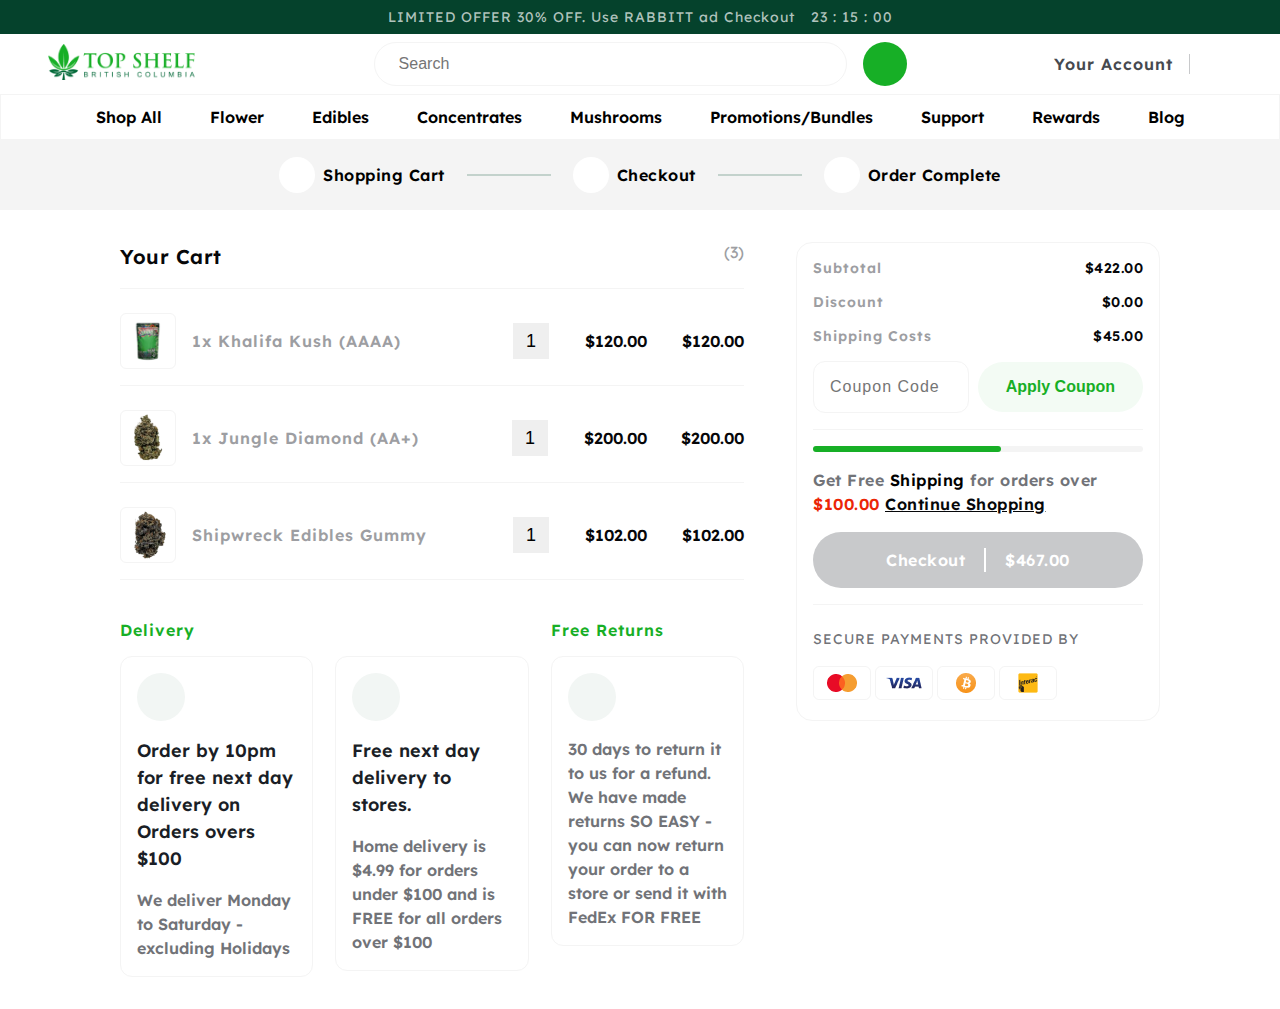
<file: cart.html>
<!DOCTYPE html>
<html lang="en">
  <head>
    <meta charset="UTF-8" />
    <meta http-equiv="X-UA-Compatible" content="IE=edge" />
    <meta name="viewport" content="width=device-width, initial-scale=1.0" />
    <title>Cart</title>
    <link rel="preconnect" href="https://fonts.googleapis.com" />
    <link rel="preconnect" href="https://fonts.gstatic.com" crossorigin />
    <link
      href="https://fonts.googleapis.com/css2?family=Lexend:wght@200&display=swap"
      rel="stylesheet"
    />
    <link
      rel="stylesheet"
      href="https://cdnjs.cloudflare.com/ajax/libs/font-awesome/6.4.0/css/all.min.css"
      integrity="sha512-iecdLmaskl7CVkqkXNQ/ZH/XLlvWZOJyj7Yy7tcenmpD1ypASozpmT/E0iPtmFIB46ZmdtAc9eNBvH0H/ZpiBw=="
      crossorigin="anonymous"
      referrerpolicy="no-referrer"
    />
    <link rel="stylesheet" href="./css/reset.css" />
    <link rel="stylesheet" href="./css/base.css" />
    <link rel="stylesheet" href="./css/style.css" />
    <link
      rel="shortcut icon"
      href="./image/infomation-about-img1.png"
      type="image/x-icon"
    />
  </head>
  <body>
    <header class="header">
      <div class="header-notification">
        <p>LIMITED OFFER 30% OFF. Use RABBITT ad Checkout</p>
        <p>23 : 15 : 00</p>
      </div>
      <nav class="header-nav__top">
        <a href="./home.html" class="top-logo"
          ><img src="./image/logo.png" alt=""
        /></a>
        <form action="" class="top-search">
          <input type="text" class="search-input" placeholder="Search" />
          <button class="search-button">
            <i class="fa-solid fa-magnifying-glass"></i>
          </button>
        </form>
        <div class="top-account">
          <div class="account-user">Your Account</div>
          <div class="account-cart">
            <a href="#"><i class="fa-solid fa-bag-shopping"></i></a>
          </div>
        </div>
      </nav>
      <nav class="header-nav__bot">
        <div class="bot-item">
          <span><a href="./category.html">Shop All</a></span>
        </div>
        <div class="bot-item drop-down">
          <span class="drop-btn"><a href="">Flower</a></span>
          <i class="fa-solid fa-angle-down drop-btn"></i>
          <div class="dropdown-content">
            <a href="#">Link 1</a>
            <a href="#">Link 2</a>
            <a href="#">Link 3</a>
          </div>
        </div>
        <div class="bot-item">
          <span><a href="">Edibles</a></span>
        </div>
        <div class="bot-item drop-down">
          <span class="drop-btn"><a href="">Concentrates</a></span>
          <i class="fa-solid fa-angle-down drop-btn"></i>
          <div id="event-dropdown" class="dropdown-content">
            <a href="#">Link 1</a>
            <a href="#">Link 2</a>
            <a href="#">Link 3</a>
          </div>
        </div>
        <div class="bot-item">
          <span><a href="">Mushrooms</a></span>
        </div>
        <div class="bot-item drop-down">
          <span class="drop-btn"><a href="">Promotions/Bundles</a></span>
          <i class="fa-solid fa-angle-down drop-btn"></i>
          <div id="event-dropdown" class="dropdown-content">
            <a href="#">Link 1</a>
            <a href="#">Link 2</a>
            <a href="#">Link 3</a>
          </div>
        </div>
        <div class="bot-item drop-down">
          <span class="drop-btn"><a href="">Support</a></span>
          <i class="fa-solid fa-angle-down drop-btn"></i>
          <div id="event-dropdown" class="dropdown-content">
            <a href="#">Link 1</a>
            <a href="#">Link 2</a>
            <a href="#">Link 3</a>
          </div>
        </div>
        <div class="bot-item">
          <span><a href="">Rewards</a></span>
        </div>
        <div class="bot-item">
          <span><a href="">Blog</a></span>
        </div>
      </nav>
    </header>
    <main class="cart-main">
      <header class="main-header">
        <button class="header-button button-tab" onclick="tabContent(event, 'shopping')">
          <div class="button-icon">
            <i class="fa-solid fa-bag-shopping"></i>
          </div>
          <span class="button-text">Shopping Cart</span>
        </button>
        <div class="header-line line-first"></div>
        <button class="header-button">
          <div class="button-icon">
            <i class="fa-regular fa-credit-card"></i>
          </div>
          <span class="button-text">Checkout</span>
        </button>
        <div class="header-line line-second"></div>
        <button class="header-button">
          <div class="button-icon">
            <i class="fa-solid fa-ticket"></i>
          </div>
          <span class="button-text">Order Complete</span>
        </button>
      </header>
      <main class="main-content content-shopping" id="shopping">
        <div class="content-left">
          <div class="left-text">
            <span class="text-title">Your Cart</span>
            <span class="text-count">(3)</span>
          </div>
          <div class="left-list">
            <div class="list-item">
              <div class="item-image">
                <img src="./image/image-2.png" alt="" class="image-product" />
              </div>
              <div class="item-row">
                <span class="row-name-product">1x Khalifa Kush (AAAA)</span>
                <div class="row-frame">
                  <i class="fa-solid fa-minus"></i>
                  <button class="frame-count" id="count-growth">1</button>
                  <i onclick="countGrowth()" class="fa-solid fa-plus"></i>
                  <span class="frame-price">$120.00</span>
                </div>
                <span class="row-price">$120.00</span>
              </div>
            </div>
            <div class="list-item">
              <div class="item-image">
                <img src="./image/product3.png" alt="" class="image-product" />
              </div>
              <div class="item-row">
                <span class="row-name-product">1x Jungle Diamond (AA+)</span>
                <div class="row-frame">
                  <i class="fa-solid fa-minus"></i>
                  <button class="frame-count" id="count-growth">1</button>
                  <i onclick="countGrowth()" class="fa-solid fa-plus"></i>
                  <span class="frame-price">$200.00</span>
                </div>
                <span class="row-price">$200.00</span>
              </div>
            </div>
            <div class="list-item">
              <div class="item-image">
                <img src="./image/product1.png" alt="" class="image-product" />
              </div>
              <div class="item-row">
                <span class="row-name-product">Shipwreck Edibles Gummy</span>
                <div class="row-frame">
                  <i class="fa-solid fa-minus"></i>
                  <button class="frame-count" id="count-growth">1</button>
                  <i onclick="countGrowth()" class="fa-solid fa-plus"></i>
                  <span class="frame-price">$102.00</span>
                </div>
                <span class="row-price">$102.00</span>
              </div>
            </div>
          </div>
          <div class="left-panel">
            <div class="panel-item">
              <p class="item-name">Delivery</p>
              <div class="item-block">
                <div class="block-icon"><i class="fa-solid fa-tag"></i></div>
                <p class="block-title">
                  Order by 10pm for free next day delivery on Orders overs $100
                </p>
                <p class="block-content">
                  We deliver Monday to Saturday - excluding Holidays
                </p>
              </div>
            </div>
            <div class="panel-item">
              <p class="item-name" style="color: #fff">None</p>
              <div class="item-block">
                <div class="block-icon">
                  <i class="fa-regular fa-clock"></i>
                </div>
                <p class="block-title">Free next day delivery to stores.</p>
                <p class="block-content">
                  Home delivery is $4.99 for orders under $100 and is FREE for
                  all orders over $100
                </p>
              </div>
            </div>
            <div class="panel-item">
              <p class="item-name">Free Returns</p>
              <div class="item-block">
                <div class="block-icon">
                  <i class="fa-solid fa-truck-fast"></i>
                </div>
                <p class="block-content">
                  30 days to return it to us for a refund. We have made returns
                  SO EASY - you can now return your order to a store or send it
                  with FedEx FOR FREE
                </p>
              </div>
            </div>
          </div>
        </div>
        <div class="content-right">
          <div class="right-list">
            <div class="list-row">
              <span class="row-title">Subtotal</span>
              <span class="row-price">$422.00</span>
            </div>
            <div class="list-row">
              <span class="row-title">Discount</span>
              <span class="row-price">$0.00</span>
            </div>
            <div class="list-row">
              <span class="row-title">Shipping Costs</span>
              <span class="row-price">$45.00</span>
            </div>
          </div>
          <div class="right-search">
            <div class="search-coupon">
              <input
                type="text"
                class="coupon-input"
                placeholder="Coupon Code"
              />
            </div>
            <button class="search-button">Apply Coupon</button>
          </div>
          <div class="right-shipping">
            <div class="shipping-line">
              <div class="line"></div>
            </div>
            <p class="shipping-text">
              Get Free <span style="color: black">Shipping</span> for orders
              over <span style="color: #eb2606">$100.00</span>
              <a href="">Continue Shopping</a>
            </p>
          </div>
          <div class="right-button button-tab" onclick="tabContent(event, 'checkout')">
            <span class="button-text">Checkout</span>
            <div class="button-line"></div>
            <span class="button-text">$467.00</span>
          </div>
          <div class="right-quantity">
            <p class="quantity-title">SECURE PAYMENTS PROVIDED BY</p>
            <div class="quantity-row">
              <img src="./image/pay1.png" alt="" class="row-image" />
              <img src="./image/pay2.png" alt="" class="row-image" />
              <img src="./image/pay3.png" alt="" class="row-image" />
              <img src="./image/pay4.png" alt="" class="row-image" />
            </div>
          </div>
        </div>
      </main>
      <main class="main-content content-checkout" id="checkout">
        <div class="content-left">
          <div class="left-text">
            <span class="text-title">Your Cart</span>
            <span class="text-count">(3)</span>
          </div>
          <form action="" class="left-form-info">
            <div class="info-name">
              <div class="row-item">
                <p class="item-title">First Name *</p>
                <input type="text" class="item-input" />
              </div>
              <div class="row-item">
                <p class="item-title">Last Name *</p>
                <input type="text" class="item-input" />
              </div>
            </div>
            <div class="row-item">
              <div class="item-title">Country / Region *</div>
              <input type="text" class="item-input" value="Singapore" />
            </div>
            <div class="row-item">
              <div class="item-title">Country / Region *</div>
              <input
                type="text"
                class="item-input"
                placeholder="Home number and strees name"
              />
              <input
                type="text"
                class="item-input"
                placeholder="Apartment, suite, unit, etc. (optional)"
              />
            </div>
            <div class="info-row">
              <div class="row-item">
                <p class="item-title">Town / City *</p>
                <input type="text" class="item-input" />
              </div>
              <div class="row-item">
                <p class="item-title">Provine *</p>
                <input type="text" class="item-input" />
              </div>
              <div class="row-item">
                <p class="item-title">Postcode / Zip *</p>
                <input type="text" class="item-input" />
              </div>
            </div>
            <div class="info-phone-email">
              <div class="row-item">
                <p class="item-title">Phone (Optional)</p>
                <input type="text" class="item-input" />
              </div>
              <div class="row-item">
                <p class="item-title">Email Address *</p>
                <input
                  type="email"
                  class="item-input"
                  value="Johndoe@example.com"
                />
              </div>
            </div>
          </form>
          <form action="" class="left-form-about">
            <label for="" class="about-title">
              <input type="checkbox" class="title-input" />
              <span class="title-text">Ship to a different Address?</span>
            </label>
            <div class="about-form">
              <p class="form-title">Order Notes (Optional)</p>
              <textarea
                name=""
                id=""
                cols="30"
                rows="6"
                class="form-input"
                placeholder="Notes about your order, e.g. special notes for delevery."
              ></textarea>
            </div>
          </form>
          <form action="" class="left-form-about">
            <p class="about-title">
              What would you like us to do if an Item is out os Stock?
            </p>
            <input
              type="text"
              class="about-input"
              value="Contact me (With delay)"
            />
          </form>
          <form action="" class="left-form-about">
            <p class="about-title">Where did your hear About Us?</p>
            <textarea
              name=""
              id=""
              cols="30"
              rows="5"
              class="about-input"
              placeholder="Notes about your order, e.g.special notes for delivery"
            ></textarea>
          </form>
        </div>
        <div class="content-right">
          <div class="right-list">
            <div class="list-row">
              <span class="row-title">Subtotal</span>
              <span class="row-price">$422.00</span>
            </div>
            <div class="list-row">
              <span class="row-title">Discount</span>
              <span class="row-price">$0.00</span>
            </div>
            <div class="list-row">
              <span class="row-title">Shipping Costs</span>
              <span class="row-price">$45.00</span>
            </div>
          </div>
          <div class="right-row">
            <p class="row-title">Email Money Trasfer</p>
            <img src="./image/pay4.png" alt="" class="row-image" />
          </div>
          <div class="right-search">
            <div class="search-coupon">
              <input
                type="text"
                class="coupon-input"
                placeholder="Coupon Code"
              />
            </div>
            <button class="search-button">Apply Coupon</button>
          </div>
          <div class="right-checkbox">
            <div class="checkbox-item">
              <div class="item-checkbox">
                <input type="checkbox" name="" id="" />
              </div>
              <span class="item-content"
                >I confirm that my address is 100% correct and WILL NOT hold Top
                Shelf BC liable if this shipment is sent to an incorrect
                address. *</span
              >
            </div>
            <div class="checkbox-item">
              <div class="item-checkbox">
                <input type="checkbox" name="" id="" />
              </div>
              <span class="item-content"
                >Sign me up to receive email updates and news (optional)</span
              >
            </div>
          </div>
          <div class="right-tick">
            <div class="tick-content">
              <img src="./image/icon-pay.png" alt="" class="content-image" />
              <span class="content-text"
                >Your point
                <span
                  style="color: #060709; font-weight: bold; padding-left: 4px"
                  >10.850</span
                ></span
              >
            </div>
            <label class="switch">
              <input type="checkbox" />
              <span class="slider round"></span>
            </label>
          </div>
          <div class="right-button button-tab" onclick="tabContent(event, 'order')"
          >
            <span class="button-text">Checkout</span>
            <div class="button-line"></div>
            <span class="button-text">$467.00</span>
          </div>
          <div class="right-quantity">
            <p class="quantity-title">SECURE PAYMENTS PROVIDED BY</p>
            <div class="quantity-row">
              <img src="./image/pay1.png" alt="" class="row-image" />
              <img src="./image/pay2.png" alt="" class="row-image" />
              <img src="./image/pay3.png" alt="" class="row-image" />
              <img src="./image/pay4.png" alt="" class="row-image" />
            </div>
          </div>
        </div>
      </main>
      <main class="main-content content-order" id="order">
        <div class="order-top">
          <div class="top-title">Your Order</div>
          <div class="top-row">
            <i class="fa-solid fa-circle-check"></i>
            <span class="row-content">Paid</span>
          </div>
        </div>
        <div class="order-list">
          <div class="list-item">
            <div class="item-image">
              <img src="./image/product3.png" alt="" class="image-product" />
            </div>
            <div class="item-row">
              <span class="row-name-product">1x Khalifa Kush (AAAA)</span>
              <p class="row-frame">
                1x<span style="color: #060709; padding-left: 8px">$125.00</span>
              </p>
              <p class="row-price">$100.00</p>
            </div>
          </div>
          <div class="list-item">
            <div class="item-image">
              <img src="./image/product1.png" alt="" class="image-product" />
            </div>
            <div class="item-row">
              <span class="row-name-product">1x Jungle Diamond (AA+)</span>
              <p class="row-frame">
                1x<span style="color: #060709; padding-left: 8px">$102.00</span>
              </p>
              <p class="row-price">$102.00</p>
            </div>
          </div>
          <div class="list-item">
            <div class="item-image">
              <img src="./image/image-2.png" alt="" class="image-product" />
            </div>
            <div class="item-row">
              <span class="row-name-product">Shipwerck Edibles Gummy</span>
              <p class="row-frame">
                1x<span style="color: #060709; padding-left: 8px">$220.00</span>
              </p>
              <p class="row-price">$200.00</p>
            </div>
          </div>
          <div class="list-item">
            <p class="item-title">Total</p>
            <span class="item-price">$447.00</span>
          </div>
        </div>
        <div class="order-frame">
          <div class="frame-content">
            <div class="content-row">
              <span class="row-title">Shipping</span>
              <span class="row-content">New York, US</span>
            </div>
            <div class="content-row">
              <span class="row-title">Shipping Options</span>
              <span class="row-content">Same-Day Dispatching</span>
            </div>
            <div class="content-row">
              <span class="row-title">Email Money Transfer</span>
              <span class="row-content">Interac</span>
            </div>
          </div>
          <div class="frame-content">
            <div class="content-row">
              <span class="row-title">Subtotal</span>
              <span class="row-content">$447.00</span>
            </div>
            <div class="content-row">
              <span class="row-title">Discount</span>
              <span class="row-content">$0.0</span>
            </div>
            <div class="content-row">
              <span class="row-title">Shipping Costs</span>
              <span class="row-content">$45.00</span>
            </div>
            <div class="content-row">
              <span class="row-title">Point</span>
              <span class="row-content">-$250</span>
            </div>
            <div class="content-result">
              <span class="result-title">Total</span>
              <span class="result-price">$297.00</span>
            </div>
          </div>
        </div>
        <div class="order-item">
          <div class="item-title">New Order, Click button bellow</div>
          <button class="item-button"><a href="./category.html">Shop Now</a></button>
        </div>
      </main>
    </main>
  </body>
  <script>
    function tabContent(evt, contentName) {
      var i, tabcontent, tabbutton;

      tabcontent = document.getElementsByClassName("main-content");
      for (i = 0; i < tabcontent.length; i++) {
        tabcontent[i].style.display = "none";
      }

      tabbutton = document.getElementsByClassName("button-tab");
      for (i = 0; i < tabbutton.length; i++) {
        tabbutton[i].className = tabbutton[i].className.replace("active", "");
      }
      document.getElementById(contentName).style.display = "flex";
      evt.currentTarget.className += "active";
    }
  </script>
</html>
</file>
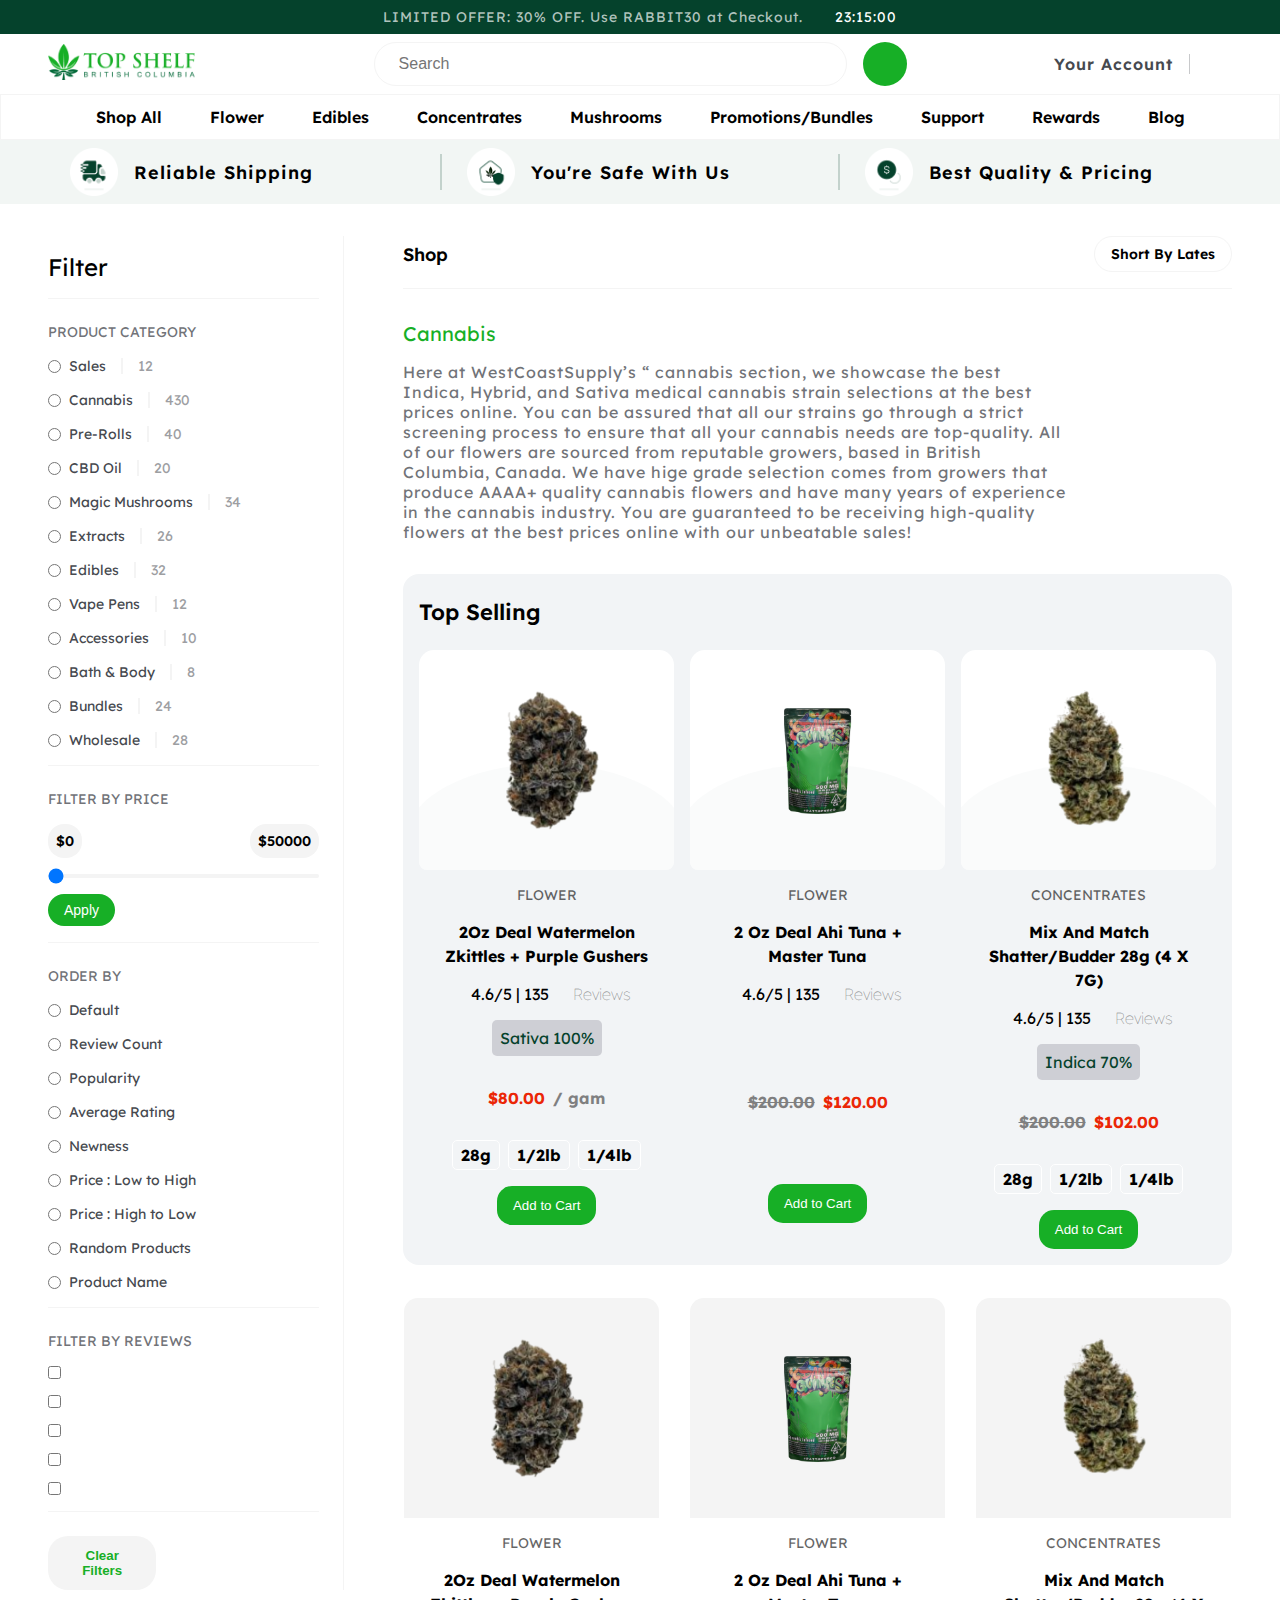
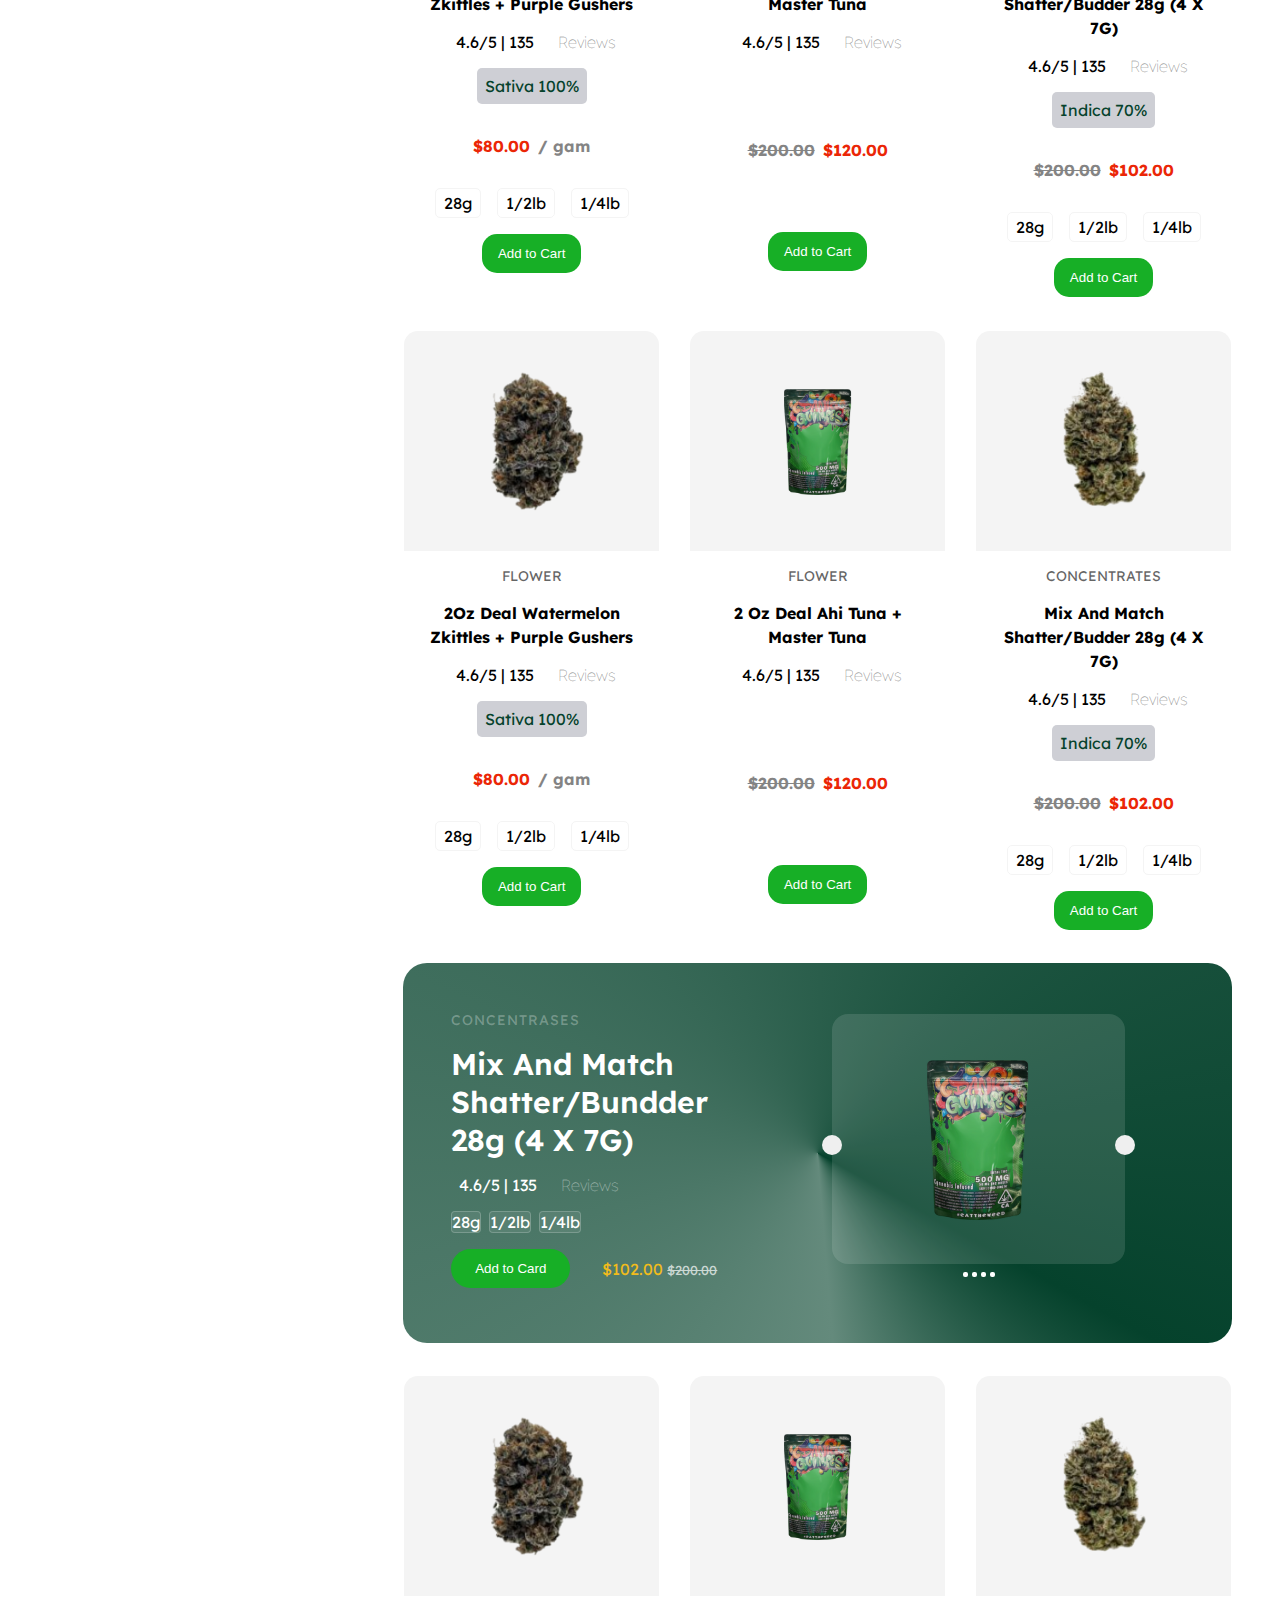
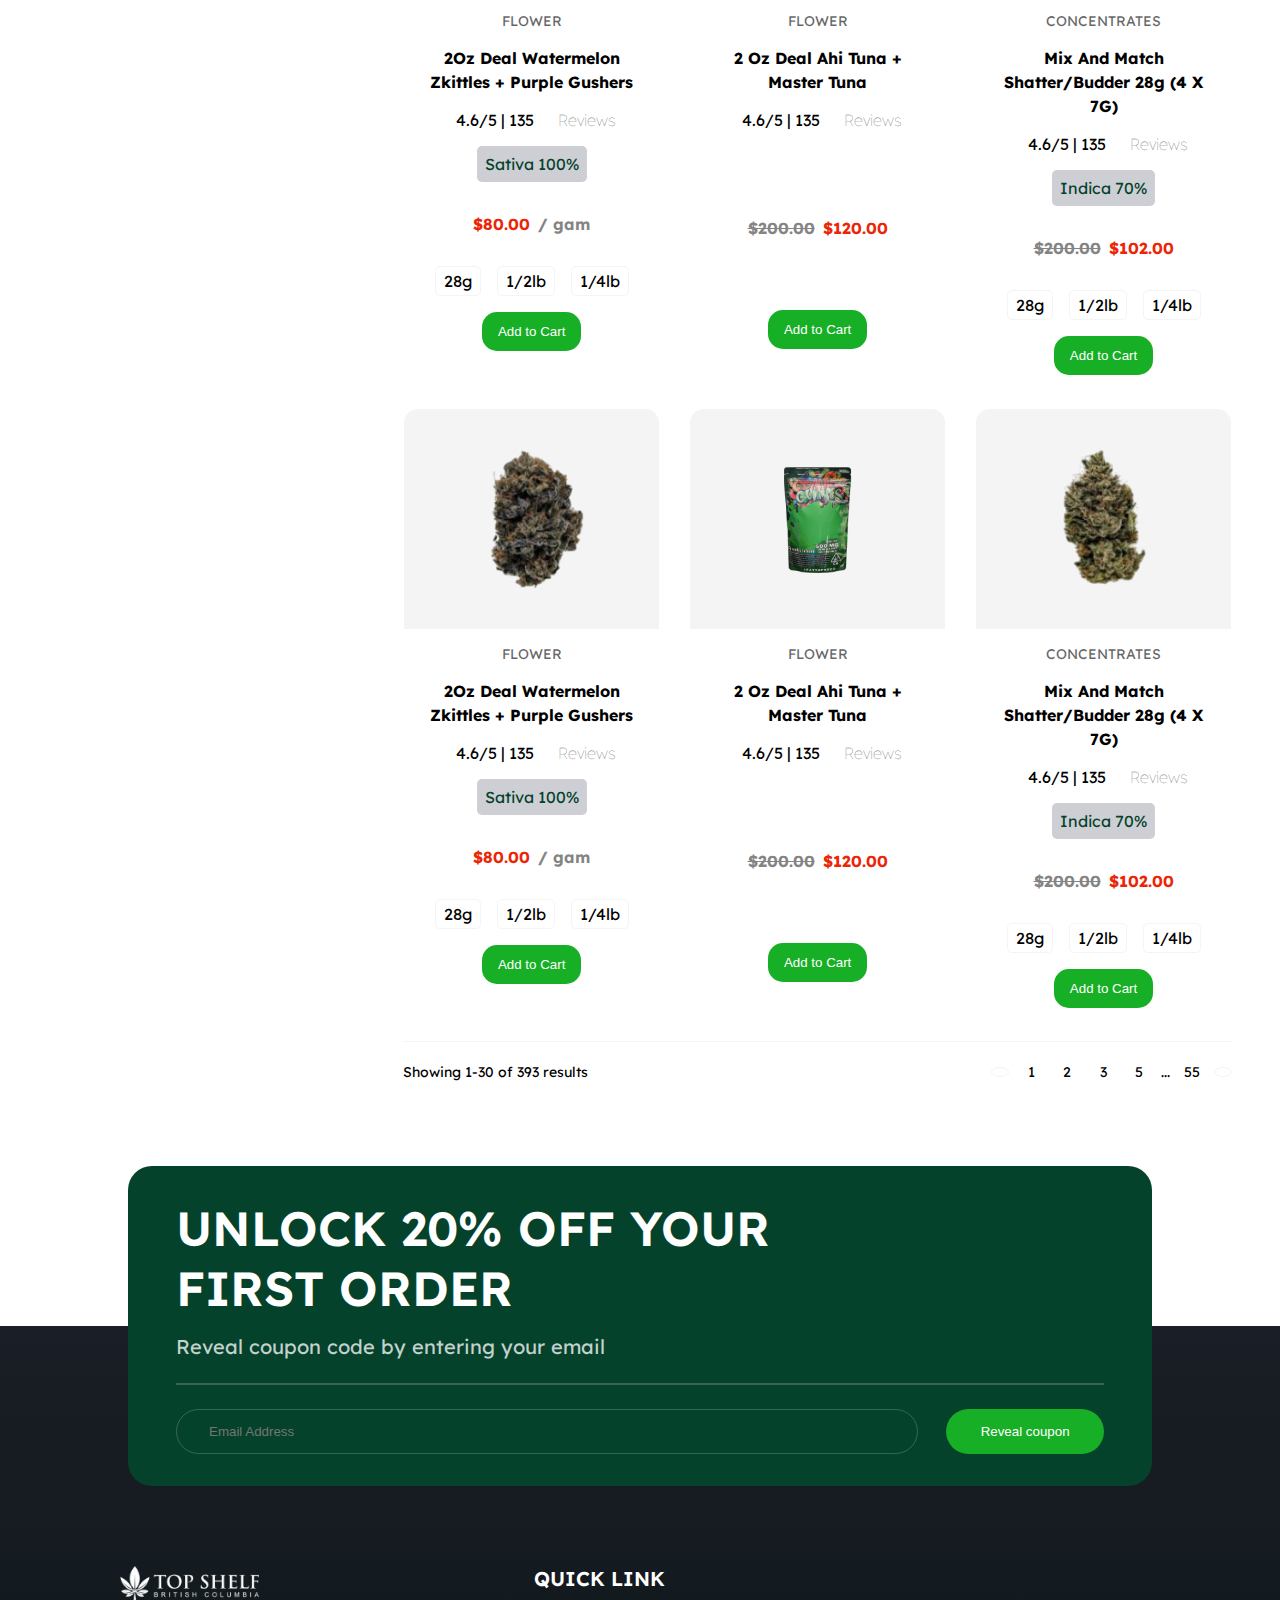
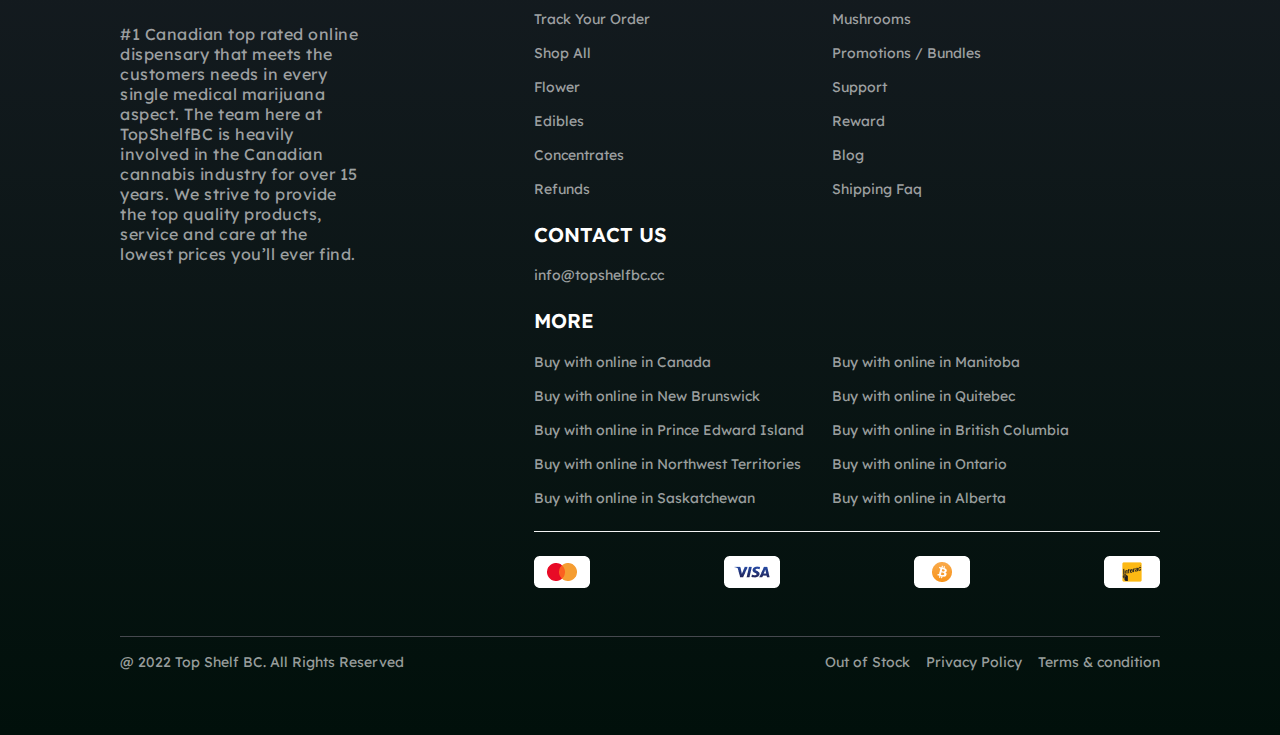
<file: category.html>
<!DOCTYPE html>
<html lang="en">

<head>
    <meta charset="UTF-8">
    <meta http-equiv="X-UA-Compatible" content="IE=edge">
    <meta name="viewport" content="width=device-width, initial-scale=1.0">
    <title>Category</title>
    <link rel="preconnect" href="https://fonts.googleapis.com">
    <link rel="preconnect" href="https://fonts.gstatic.com" crossorigin>
    <link href="https://fonts.googleapis.com/css2?family=Lexend:wght@200&display=swap" rel="stylesheet">
    <link rel="stylesheet" href="https://cdnjs.cloudflare.com/ajax/libs/font-awesome/6.4.0/css/all.min.css"
        integrity="sha512-iecdLmaskl7CVkqkXNQ/ZH/XLlvWZOJyj7Yy7tcenmpD1ypASozpmT/E0iPtmFIB46ZmdtAc9eNBvH0H/ZpiBw=="
        crossorigin="anonymous" referrerpolicy="no-referrer" />
    <link rel="stylesheet" href="./css/reset.css">
    <link rel="stylesheet" href="./css/base.css">
    <link rel="stylesheet" href="./css/style.css">
    <link rel="shortcut icon" href="./image/infomation-about-img1.png" type="image/x-icon">
</head>

<body>
    <header class="header category-header">
        <div class="header-notification">
            LIMITED OFFER: 30% OFF. Use RABBIT30 at Checkout.
            <span class="time">23:15:00</span>
        </div>
        <nav class="header-nav__top">
            <a href="./home.html" class="top-logo"><img src="./image/logo.png" alt="" ></a>
            <form action="" class="top-search">
                <input type="text" class="search-input" placeholder="Search">
                <button class="search-button"><i class="fa-solid fa-magnifying-glass"></i></button>
            </form>
            <div class="top-account">
                <div class="account-user">Your Account</div>
                <div class="account-cart"><i class="fa-solid fa-bag-shopping"></i></div>
            </div>
        </nav>
        <nav class="header-nav__bot">
            <div class="bot-item">
              <span><a href="#">Shop All</a></span>
            </div>
            <div class="bot-item drop-down">
              <span class="drop-btn"><a href="">Flower</a></span>
              <i class="fa-solid fa-angle-down drop-btn"></i>
              <div class="dropdown-content">
                <a href="#">Link 1</a>
                <a href="#">Link 2</a>
                <a href="#">Link 3</a>
              </div>
            </div>
            <div class="bot-item">
              <span><a href="">Edibles</a></span>
            </div>
            <div class="bot-item drop-down">
              <span class="drop-btn"><a href="">Concentrates</a></span>
              <i class="fa-solid fa-angle-down drop-btn"></i>
              <div id="event-dropdown" class="dropdown-content">
                <a href="#">Link 1</a>
                <a href="#">Link 2</a>
                <a href="#">Link 3</a>
              </div>
            </div>
            <div class="bot-item">
              <span><a href="">Mushrooms</a></span>
            </div>
            <div class="bot-item drop-down">
              <span class="drop-btn"><a href="">Promotions/Bundles</a></span>
              <i class="fa-solid fa-angle-down drop-btn"></i>
              <div id="event-dropdown" class="dropdown-content">
                <a href="#">Link 1</a>
                <a href="#">Link 2</a>
                <a href="#">Link 3</a>
              </div>
            </div>
            <div class="bot-item drop-down">
              <span class="drop-btn"><a href="">Support</a></span>
              <i class="fa-solid fa-angle-down drop-btn"></i>
              <div id="event-dropdown" class="dropdown-content">
                <a href="#">Link 1</a>
                <a href="#">Link 2</a>
                <a href="#">Link 3</a>
              </div>
            </div>
            <div class="bot-item">
              <span><a href="">Rewards</a></span>
            </div>
            <div class="bot-item">
              <span><a href="">Blog</a></span>
            </div>
          </nav>
        <div class="header-row">
            <div class="row-card">
                <img src="./image/icon-item-1.png" alt="" class="card-image">
                <div class="card-name">Reliable Shipping</div>
            </div>
            <div class="row-line"></div>
            <div class="row-card">
                <img src="./image/icon-item-2.png" alt="" class="card-image">
                <div class="card-name">You're Safe With Us</div>
            </div>
            <div class="row-line"></div>
            <div class="row-card">
                <img src="./image/icon-item-3.png" alt="" class="card-image">
                <div class="card-name">Best Quality & Pricing</div>
            </div>
        </div>
    </header>
    <main class="category-main">
        <div class="main-left">
            <div class="left-title">Filter</div>
            <div class="left-product-category left-block">
                <span class="product-category-title">PRODUCT CATEGORY</span>
                <div class="product-category-item">
                    <input type="radio" class="item-radio">
                    <span class="item-name">Sales</span>
                    <div class="item-line"></div>
                    <span class="item-number">12</span>
                </div>
                <div class="product-category-item">
                    <input type="radio" class="item-radio">
                    <span class="item-name">Cannabis</span>
                    <div class="item-line"></div>
                    <span class="item-number">430</span>
                </div>
                <div class="product-category-item">
                    <input type="radio" class="item-radio">
                    <span class="item-name">Pre-Rolls</span>
                    <div class="item-line"></div>
                    <span class="item-number">40</span>
                </div>
                <div class="product-category-item">
                    <input type="radio" class="item-radio">
                    <span class="item-name">CBD Oil</span>
                    <div class="item-line"></div>
                    <span class="item-number">20</span>
                </div>
                <div class="product-category-item">
                    <input type="radio" class="item-radio">
                    <span class="item-name">Magic Mushrooms</span>
                    <div class="item-line"></div>
                    <span class="item-number">34</span>
                </div>
                <div class="product-category-item">
                    <input type="radio" class="item-radio">
                    <span class="item-name">Extracts</span>
                    <div class="item-line"></div>
                    <span class="item-number">26</span>
                </div>
                <div class="product-category-item">
                    <input type="radio" class="item-radio">
                    <span class="item-name">Edibles</span>
                    <div class="item-line"></div>
                    <span class="item-number">32</span>
                </div>
                <div class="product-category-item">
                    <input type="radio" class="item-radio">
                    <span class="item-name">Vape Pens</span>
                    <div class="item-line"></div>
                    <span class="item-number">12</span>
                </div>
                <div class="product-category-item">
                    <input type="radio" class="item-radio">
                    <span class="item-name">Accessories</span>
                    <div class="item-line"></div>
                    <span class="item-number">10</span>
                </div>
                <div class="product-category-item">
                    <input type="radio" class="item-radio">
                    <span class="item-name">Bath & Body</span>
                    <div class="item-line"></div>
                    <span class="item-number">8</span>
                </div>
                <div class="product-category-item">
                    <input type="radio" class="item-radio">
                    <span class="item-name">Bundles</span>
                    <div class="item-line"></div>
                    <span class="item-number">24</span>
                </div>
                <div class="product-category-item">
                    <input type="radio" class="item-radio">
                    <span class="item-name">Wholesale</span>
                    <div class="item-line"></div>
                    <span class="item-number">28</span>
                </div>
            </div>
            <div class="left-price left-block">
                <div class="price-title">FILTER BY PRICE</div>
                <div class="price-block">
                    <div class="price-value">
                        <span class="value-item">$0</span>
                        <span class="value-item value-range">$50000</span>
                    </div>
                    <input type="range" class="price-input" min="0" max="50000" value="5">
                </div>
                <button class="price-button">Apply</button>
            </div>
            <div class="left-order-by left-block">
                <div class="order-by-title">ORDER BY</div>
                <div class="order-by-item">
                    <input type="radio" name="" id="" class="item-radio">
                    <span class="item-name">Default</span>
                </div>
                <div class="order-by-item">
                    <input type="radio" name="" id="" class="item-radio">
                    <span class="item-name">Review Count</span>
                </div>
                <div class="order-by-item">
                    <input type="radio" name="" id="" class="item-radio">
                    <span class="item-name">Popularity</span>
                </div>
                <div class="order-by-item">
                    <input type="radio" name="" id="" class="item-radio">
                    <span class="item-name">Average Rating</span>
                </div>
                <div class="order-by-item">
                    <input type="radio" name="" id="" class="item-radio">
                    <span class="item-name">Newness</span>
                </div>
                <div class="order-by-item">
                    <input type="radio" name="" id="" class="item-radio">
                    <span class="item-name">Price : Low to High</span>
                </div>
                <div class="order-by-item">
                    <input type="radio" name="" id="" class="item-radio">
                    <span class="item-name">Price : High to Low</span>
                </div>
                <div class="order-by-item">
                    <input type="radio" name="" id="" class="item-radio">
                    <span class="item-name">Random Products</span>
                </div>
                <div class="order-by-item">
                    <input type="radio" name="" id="" class="item-radio">
                    <span class="item-name">Product Name</span>
                </div>

            </div>
            <div class="left-reviews left-block">
                <div class="reviews-title">FILTER BY REVIEWS</div>
                <div class="reviews-item">
                    <input type="checkbox" name="" id="" class="item-checkbox">
                    <div class="item-stars">
                        <i class="fa-solid fa-star"></i>
                        <i class="fa-solid fa-star"></i>
                        <i class="fa-solid fa-star"></i>
                        <i class="fa-solid fa-star"></i>
                        <i class="fa-solid fa-star"></i>
                    </div>
                </div>
                <div class="reviews-item">
                    <input type="checkbox" name="" id="" class="item-checkbox">
                    <div class="item-stars">
                        <i class="fa-solid fa-star"></i>
                        <i class="fa-solid fa-star"></i>
                        <i class="fa-solid fa-star"></i>
                        <i class="fa-solid fa-star"></i>
                        <i class="fa-solid fa-star color-doutone"></i>
                    </div>
                </div>
                <div class="reviews-item">
                    <input type="checkbox" name="" id="" class="item-checkbox">
                    <div class="item-stars">
                        <i class="fa-solid fa-star"></i>
                        <i class="fa-solid fa-star"></i>
                        <i class="fa-solid fa-star"></i>
                        <i class="fa-solid fa-star color-doutone"></i>
                        <i class="fa-solid fa-star color-doutone"></i>
                    </div>
                </div>
                <div class="reviews-item">
                    <input type="checkbox" name="" id="" class="item-checkbox">
                    <div class="item-stars">
                        <i class="fa-solid fa-star"></i>
                        <i class="fa-solid fa-star"></i>
                        <i class="fa-solid fa-star color-doutone"></i>
                        <i class="fa-solid fa-star color-doutone"></i>
                        <i class="fa-solid fa-star color-doutone"></i>
                    </div>
                </div>
                <div class="reviews-item">
                    <input type="checkbox" name="" id="" class="item-checkbox">
                    <div class="item-stars">
                        <i class="fa-solid fa-star"></i>
                        <i class="fa-solid fa-star color-doutone"></i>
                        <i class="fa-solid fa-star color-doutone"></i>
                        <i class="fa-solid fa-star color-doutone"></i>
                        <i class="fa-solid fa-star color-doutone"></i>
                    </div>
                </div>
            </div>
            <button class="left-button">Clear Filters</button>
        </div>
        <div class="main-right">
            <header class="right-header">
                <div class="header-name">Shop</div>
                <div class="header-button">
                    <span>Short By Lates</span>
                    <i class="fa-solid fa-angle-down"></i>
                </div>
            </header>
            <div class="right-text">
                <span class="text-title">Cannabis</span>
                <span class="text-content">Here at WestCoastSupply’s “ cannabis section, we showcase the best Indica,
                    Hybrid, and Sativa medical cannabis strain selections at the best prices online. You can be assured
                    that all our strains go through a strict screening process to ensure that all your cannabis needs
                    are top-quality. All of our flowers are sourced from reputable growers, based in British Columbia,
                    Canada. We have hige grade selection comes from growers that produce AAAA+ quality cannabis flowers
                    and have many years of experience in the cannabis industry. You are guaranteed to be receiving
                    high-quality flowers at the best prices online with our unbeatable sales!</span>
            </div>
            <div class="right-panel">
                <div class="panel-title">Top Selling</div>
                <div class="panel-product">
                    <div class="product-item">
                        <div class="item-image">
                            <img src="./image/product1.png" alt="" class="image-product">
                            <div class="image-vector"></div>
                        </div>
                        <div class="item-type">FLOWER</div>
                        <div class="item-name">2Oz Deal Watermelon Zkittles + Purple Gushers</div>
                        <div class="item-review">
                            <i class="fa-solid fa-star"></i>
                            4.6/5 | 135 <p style="opacity: 0.6; font-weight:lighter; padding-left:1rem;">Reviews</p>
                        </div>
                        <div class="item-discount">Sativa 100%</div>
                        <div class="item-price">$80.00 <span style="color:#333; opacity:0.6;">/ gam</span></div>
                        <div class="list-mass">
                            <div class="item-mass">28g</div>
                            <div class="item-mass">1/2lb</div>
                            <div class="item-mass">1/4lb</div>
                        </div>
                        <button class="item-button">Add to Cart</button>
                    </div>
                    <div class="product-item">
                        <div class="item-image">
                            <img src="./image/image-2.png" alt="" class="image-product">
                            <div class="image-vector"></div>
                        </div>
                        <div class="item-type">FLOWER</div>
                        <div class="item-name">2 Oz Deal Ahi Tuna + Master Tuna</div>
                        <div class="item-review">
                            <i class="fa-solid fa-star"></i>
                            4.6/5 | 135 <p style="opacity: 0.6; font-weight:lighter; padding-left:1rem;">Reviews</p>
                        </div>
                        <div class="item-price" style="padding-top: 4.5rem;"><span style="color:#333; text-decoration: line-through; opacity:0.6;">$200.00</span>$120.00</div>
                        <button class="item-button" style="margin-top: 2.5rem;">Add to Cart</button>
                    </div>
                    <div class="product-item">
                        <div class="item-image">
                            <img src="./image/product3.png" alt="" class="image-product">
                            <div class="image-vector"></div>
                        </div>
                        <div class="item-type">CONCENTRATES</div>
                        <div class="item-name">Mix And Match Shatter/Budder 28g (4 X 7G)</div>
                        <div class="item-review">
                            <i class="fa-solid fa-star"></i>
                            4.6/5 | 135 <p style="opacity: 0.6; font-weight:lighter; padding-left:1rem;">Reviews</p>
                        </div>
                        <div class="item-discount">Indica 70%</div>
                        <div class="item-price"><span style="color:#333; text-decoration: line-through; opacity:0.6;">$200.00</span>$102.00</div>
                        <div class="list-mass">
                            <div class="item-mass">28g</div>
                            <div class="item-mass">1/2lb</div>
                            <div class="item-mass">1/4lb</div>
                        </div>
                        <button class="item-button">Add to Cart</button>
                    </div>
                </div>
            </div>
            <div class="right-product">
                <div class="product-item">
                    <div class="item-image">
                        <img src="./image/product1.png" alt="" class="image-product">
                    </div>
                    <div class="item-type">FLOWER</div>
                    <div class="item-name">2Oz Deal Watermelon Zkittles + Purple Gushers</div>
                    <div class="item-review">
                        <i class="fa-solid fa-star"></i>
                        4.6/5 | 135 <p style="opacity: 0.6; font-weight:lighter; padding-left:1rem;">Reviews</p>
                    </div>
                    <div class="item-discount">Sativa 100%</div>
                    <div class="item-price">$80.00 <span style="opacity: 0.6; color:#333">/ gam</span></div>
                    <div class="list-mass">
                        <div class="item-mass">28g</div>
                        <div class="item-mass">1/2lb</div>
                        <div class="item-mass">1/4lb</div>
                    </div>
                    <button class="item-button">Add to Cart</button>
                </div>
                <div class="product-item">
                    <div class="item-image">
                        <img src="./image/image-2.png" alt="" class="image-product">
                    </div>
                    <div class="item-type">FLOWER</div>
                    <div class="item-name">2 Oz Deal Ahi Tuna + Master Tuna</div>
                    <div class="item-review">
                        <i class="fa-solid fa-star"></i>
                        4.6/5 | 135 <p style="opacity: 0.6; font-weight:lighter; padding-left:1rem;">Reviews</p>
                    </div>
                    <div class="item-price" style="padding-top: 4.5rem;"><span
                            style="color:#333; text-decoration: line-through; opacity:0.6;">$200.00</span>$120.00</div>
                    <button class="item-button" style="margin-top: 2.5rem;">Add to Cart</button>
                </div>
                <div class="product-item">
                    <div class="item-image">
                        <img src="./image/product3.png" alt="" class="image-product">
                    </div>
                    <div class="item-type">CONCENTRATES</div>
                    <div class="item-name">Mix And Match Shatter/Budder 28g (4 X 7G)</div>
                    <div class="item-review">
                        <i class="fa-solid fa-star"></i>
                        4.6/5 | 135 <p style="opacity: 0.6; font-weight:lighter; padding-left:1rem;">Reviews</p>
                    </div>
                    <div class="item-discount">Indica 70%</div>
                    <div class="item-price"><span
                            style="color:#333; text-decoration: line-through; opacity:0.6;">$200.00</span>$102.00</div>
                    <div class="list-mass">
                        <div class="item-mass">28g</div>
                        <div class="item-mass">1/2lb</div>
                        <div class="item-mass">1/4lb</div>
                    </div>
                    <button class="item-button">Add to Cart</button>
                </div>
            </div>
            <div class="right-product">
                <div class="product-item">
                    <div class="item-image">
                        <img src="./image/product1.png" alt="" class="image-product">
                    </div>
                    <div class="item-type">FLOWER</div>
                    <div class="item-name">2Oz Deal Watermelon Zkittles + Purple Gushers</div>
                    <div class="item-review">
                        <i class="fa-solid fa-star"></i>
                        4.6/5 | 135 <p style="opacity: 0.6; font-weight:lighter; padding-left:1rem;">Reviews</p>
                    </div>
                    <div class="item-discount">Sativa 100%</div>
                    <div class="item-price">$80.00 <span style="opacity: 0.6; color:#333">/ gam</span></div>
                    <div class="list-mass">
                        <div class="item-mass">28g</div>
                        <div class="item-mass">1/2lb</div>
                        <div class="item-mass">1/4lb</div>
                    </div>
                    <button class="item-button">Add to Cart</button>
                </div>
                <div class="product-item">
                    <div class="item-image">
                        <img src="./image/image-2.png" alt="" class="image-product">
                    </div>
                    <div class="item-type">FLOWER</div>
                    <div class="item-name">2 Oz Deal Ahi Tuna + Master Tuna</div>
                    <div class="item-review">
                        <i class="fa-solid fa-star"></i>
                        4.6/5 | 135 <p style="opacity: 0.6; font-weight:lighter; padding-left:1rem;">Reviews</p>
                    </div>
                    <div class="item-price" style="padding-top: 4.5rem;"><span style="color:#333; text-decoration: line-through; opacity:0.6;">$200.00</span>$120.00</div>
                    <button class="item-button" style="margin-top: 2.5rem;">Add to Cart</button>
                </div>
                <div class="product-item">
                    <div class="item-image">
                        <img src="./image/product3.png" alt="" class="image-product">
                    </div>
                    <div class="item-type">CONCENTRATES</div>
                    <div class="item-name">Mix And Match Shatter/Budder 28g (4 X 7G)</div>
                    <div class="item-review">
                        <i class="fa-solid fa-star"></i>
                        4.6/5 | 135 <p style="opacity: 0.6; font-weight:lighter; padding-left:1rem;">Reviews</p>
                    </div>
                    <div class="item-discount">Indica 70%</div>
                    <div class="item-price"><span style="color:#333; text-decoration: line-through; opacity:0.6;">$200.00</span>$102.00</div>
                    <div class="list-mass">
                        <div class="item-mass">28g</div>
                        <div class="item-mass">1/2lb</div>
                        <div class="item-mass">1/4lb</div>
                    </div>
                    <button class="item-button">Add to Cart</button>
                </div>
            </div>
            <div class="right-banner">
                <div class="banner-left">
                    <div class="left-title">CONCENTRASES</div>
                    <div class="left-name">Mix And Match Shatter/Bundder 28g (4 X 7G)</div>
                    <div class="left-review">
                        <i class="fa-solid fa-star"></i>
                        4.6/5 | 135 <p style="opacity: 0.6; font-weight:lighter; padding-left:1rem;">Reviews</p>
                    </div>
                    <div class="left-mass">
                        <div class="item-mass">28g</div>
                        <div class="item-mass">1/2lb</div>
                        <div class="item-mass">1/4lb</div>
                    </div>
                    <div class="left-button-price">
                        <button class="left-button">Add to Card</button>
                        <span class="left-price">$102.00 <span
                                style="font-size: 13px; text-decoration:line-through; opacity:0.7; color:#fff">$200.00</span></span>
                    </div>
                </div>
                <div class="banner-right">
                    <div class="right-image">
                        <img src="./image/image-2.png" alt="" class="image-product">
                    </div>
                    <div class="right-dots">
                        <div class="dot-item"></div>
                        <div class="dot-item"></div>
                        <div class="dot-item"></div>
                        <div class="dot-item"></div>
                    </div>
                    <button class="btn-left">
                        <i class="fa-solid fa-angle-left"></i>
                    </button>
                    <button class="btn-right">
                        <i class="fa-solid fa-angle-right"></i>
                    </button>
                </div>
            </div>
            <div class="right-product">
                <div class="product-item">
                    <div class="item-image">
                        <img src="./image/product1.png" alt="" class="image-product">
                    </div>
                    <div class="item-type">FLOWER</div>
                    <div class="item-name">2Oz Deal Watermelon Zkittles + Purple Gushers</div>
                    <div class="item-review">
                        <i class="fa-solid fa-star"></i>
                        4.6/5 | 135 <p style="opacity: 0.6; font-weight:lighter; padding-left:1rem;">Reviews</p>
                    </div>
                    <div class="item-discount">Sativa 100%</div>
                    <div class="item-price">$80.00 <span style="opacity: 0.6; color:#333">/ gam</span></div>
                    <div class="list-mass">
                        <div class="item-mass">28g</div>
                        <div class="item-mass">1/2lb</div>
                        <div class="item-mass">1/4lb</div>
                    </div>
                    <button class="item-button">Add to Cart</button>
                </div>
                <div class="product-item">
                    <div class="item-image">
                        <img src="./image/image-2.png" alt="" class="image-product">
                    </div>
                    <div class="item-type">FLOWER</div>
                    <div class="item-name">2 Oz Deal Ahi Tuna + Master Tuna</div>
                    <div class="item-review">
                        <i class="fa-solid fa-star"></i>
                        4.6/5 | 135 <p style="opacity: 0.6; font-weight:lighter; padding-left:1rem;">Reviews</p>
                    </div>
                    <div class="item-price" style="padding-top: 4.5rem;"><span style="color:#333; text-decoration: line-through; opacity:0.6;">$200.00</span>$120.00</div>
                    <button class="item-button" style="margin-top: 2.5rem;">Add to Cart</button>
                </div>
                <div class="product-item">
                    <div class="item-image">
                        <img src="./image/product3.png" alt="" class="image-product">
                    </div>
                    <div class="item-type">CONCENTRATES</div>
                    <div class="item-name">Mix And Match Shatter/Budder 28g (4 X 7G)</div>
                    <div class="item-review">
                        <i class="fa-solid fa-star"></i>
                        4.6/5 | 135 <p style="opacity: 0.6; font-weight:lighter; padding-left:1rem;">Reviews</p>
                    </div>
                    <div class="item-discount">Indica 70%</div>
                    <div class="item-price"><span style="color:#333; text-decoration: line-through; opacity:0.6;">$200.00</span>$102.00</div>
                    <div class="list-mass">
                        <div class="item-mass">28g</div>
                        <div class="item-mass">1/2lb</div>
                        <div class="item-mass">1/4lb</div>
                    </div>
                    <button class="item-button">Add to Cart</button>
                </div>
            </div>
            <div class="right-product">
                <div class="product-item">
                    <div class="item-image">
                        <img src="./image/product1.png" alt="" class="image-product">
                    </div>
                    <div class="item-type">FLOWER</div>
                    <div class="item-name">2Oz Deal Watermelon Zkittles + Purple Gushers</div>
                    <div class="item-review">
                        <i class="fa-solid fa-star"></i>
                        4.6/5 | 135 <p style="opacity: 0.6; font-weight:lighter; padding-left:1rem;">Reviews</p>
                    </div>
                    <div class="item-discount">Sativa 100%</div>
                    <div class="item-price">$80.00 <span style="opacity: 0.6; color:#333">/ gam</span></div>
                    <div class="list-mass">
                        <div class="item-mass">28g</div>
                        <div class="item-mass">1/2lb</div>
                        <div class="item-mass">1/4lb</div>
                    </div>
                    <button class="item-button">Add to Cart</button>
                </div>
                <div class="product-item">
                    <div class="item-image">
                        <img src="./image/image-2.png" alt="" class="image-product">
                    </div>
                    <div class="item-type">FLOWER</div>
                    <div class="item-name">2 Oz Deal Ahi Tuna + Master Tuna</div>
                    <div class="item-review">
                        <i class="fa-solid fa-star"></i>
                        4.6/5 | 135 <p style="opacity: 0.6; font-weight:lighter; padding-left:1rem;">Reviews</p>
                    </div>
                    <div class="item-price" style="padding-top: 4.5rem;"><span style="color:#333; text-decoration: line-through; opacity:0.6;">$200.00</span>$120.00</div>
                    <button class="item-button" style="margin-top: 2.5rem;">Add to Cart</button>
                </div>
                <div class="product-item">
                    <div class="item-image">
                        <img src="./image/product3.png" alt="" class="image-product">
                    </div>
                    <div class="item-type">CONCENTRATES</div>
                    <div class="item-name">Mix And Match Shatter/Budder 28g (4 X 7G)</div>
                    <div class="item-review">
                        <i class="fa-solid fa-star"></i>
                        4.6/5 | 135 <p style="opacity: 0.6; font-weight:lighter; padding-left:1rem;">Reviews</p>
                    </div>
                    <div class="item-discount">Indica 70%</div>
                    <div class="item-price"><span style="color:#333; text-decoration: line-through; opacity:0.6;">$200.00</span>$102.00</div>
                    <div class="list-mass">
                        <div class="item-mass">28g</div>
                        <div class="item-mass">1/2lb</div>
                        <div class="item-mass">1/4lb</div>
                    </div>
                    <button class="item-button">Add to Cart</button>
                </div>
            </div>
            <footer class="right-footer">
                <span class="footer-content">Showing 1-30 of 393 results</span>
                <div class="footer-row">
                    <button class="row-btn btn-left">
                        <i class="fa-solid fa-angle-left"></i>
                    </button>
                    <div class="row-number">1</div>
                    <div class="row-number">2</div>
                    <div class="row-number">3</div>
                    <div class="row-number">5</div>
                    <span>...</span>
                    <div class="row-number">55</div>
                    <button class="row-btn btn-right">
                        <i class="fa-solid fa-angle-right"></i>
                    </button>
                </div>
            </footer>
        </div>
    </main>
    <footer class="footer">
        <div class="footer-top">
            <div class="top-left">
                <img src="./image/footer-top-left-logo.png" alt="" class="left-logo">
                <div class="left-content">#1 Canadian top rated online dispensary that meets the customers needs in
                    every single medical marijuana aspect. The team here at TopShelfBC is heavily involved in the
                    Canadian cannabis industry for over 15 years. We strive to provide the top quality products, service
                    and care at the lowest prices you’ll ever find.</div>
            </div>
            <div class="top-right">
                <div class="right-top">
                    <div class="top-title">QUICK LINK</div>
                    <div class="top-link">
                        <div class="link-item">Track Your Order</div>
                        <div class="link-item">Mushrooms</div>
                        <div class="link-item">Shop All</div>
                        <div class="link-item">Promotions / Bundles</div>
                        <div class="link-item">Flower</div>
                        <div class="link-item">Support</div>
                        <div class="link-item">Edibles</div>
                        <div class="link-item">Reward</div>
                        <div class="link-item">Concentrates</div>
                        <div class="link-item">Blog</div>
                        <div class="link-item">Refunds</div>
                        <div class="link-item">Shipping Faq</div>
                    </div>
                </div>
                <div class="right-mid">
                    <div class="mid-title">CONTACT US </div>
                    <div class="mid-email">info@topshelfbc.cc</div>
                </div>
                <div class="right-bot">
                    <div class="bot-title">MORE</div>
                    <div class="bot-content-list">
                        <div class="list-item">Buy with online in Canada</div>
                        <div class="list-item">Buy with online in Manitoba</div>
                        <div class="list-item">Buy with online in New Brunswick</div>
                        <div class="list-item">Buy with online in Quitebec</div>
                        <div class="list-item">Buy with online in Prince Edward Island</div>
                        <div class="list-item">Buy with online in British Columbia</div>
                        <div class="list-item">Buy with online in Northwest Territories</div>
                        <div class="list-item">Buy with online in Ontario</div>
                        <div class="list-item">Buy with online in Saskatchewan</div>
                        <div class="list-item">Buy with online in Alberta</div>
                    </div>
                </div>
                <div class="right-row">
                    <img src="./image/pay1.png" alt="" class="row-logo">
                    <img src="./image/pay2.png" alt="" class="row-logo">
                    <img src="./image/pay3.png" alt="" class="row-logo">
                    <img src="./image/pay4.png" alt="" class="row-logo">
                </div>
            </div>
        </div>
        <div class="footer-bottom">
            <div class="bottom-left">@ 2022 Top Shelf BC. All Rights Reserved</div>
            <div class="bottom-right">
                <div class="left-item">Out of Stock</div>
                <div class="left-item">Privacy Policy</div>
                <div class="left-item">Terms & condition</div>
            </div>
        </div>
        <div class="footer-cta">
            <div class="cta-text">
                <div class="text-title">UNLOCK 20% OFF YOUR FIRST ORDER</div>
                <div class="text-content">Reveal coupon code by entering your email</div>
            </div>
            <div class="underline"></div>
            <form action="" class="cta-form">
                <input type="text" class="form-input" placeholder="Email Address">
                <button class="form-button">Reveal coupon</button>
            </form>
        </div>
    </footer>
</body>
<script>
    const price_block = document.querySelector(".price-input");
    const value_range = document.querySelector(".value-range");
    price_block.addEventListener('change', e => {
        value_range.textContent = "$" + e.target.value;
    })
</script>

</html>
</file>
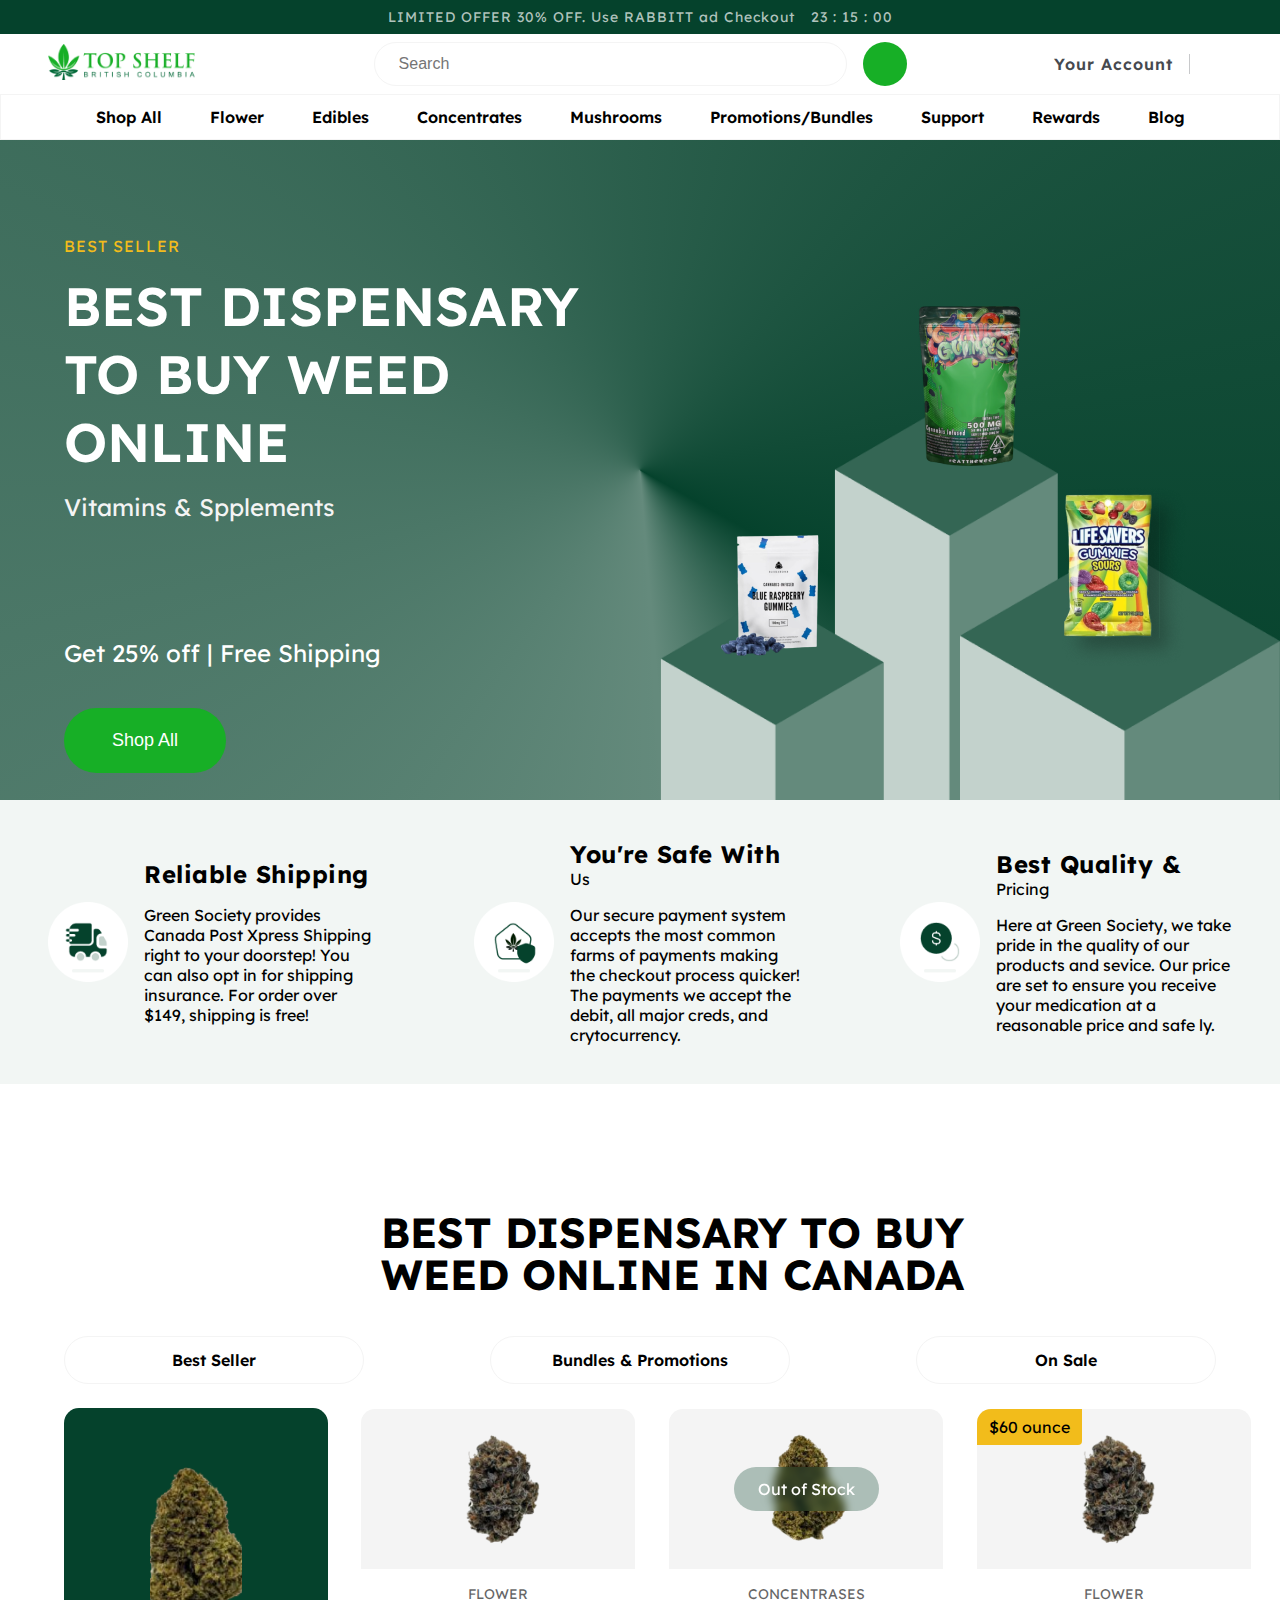
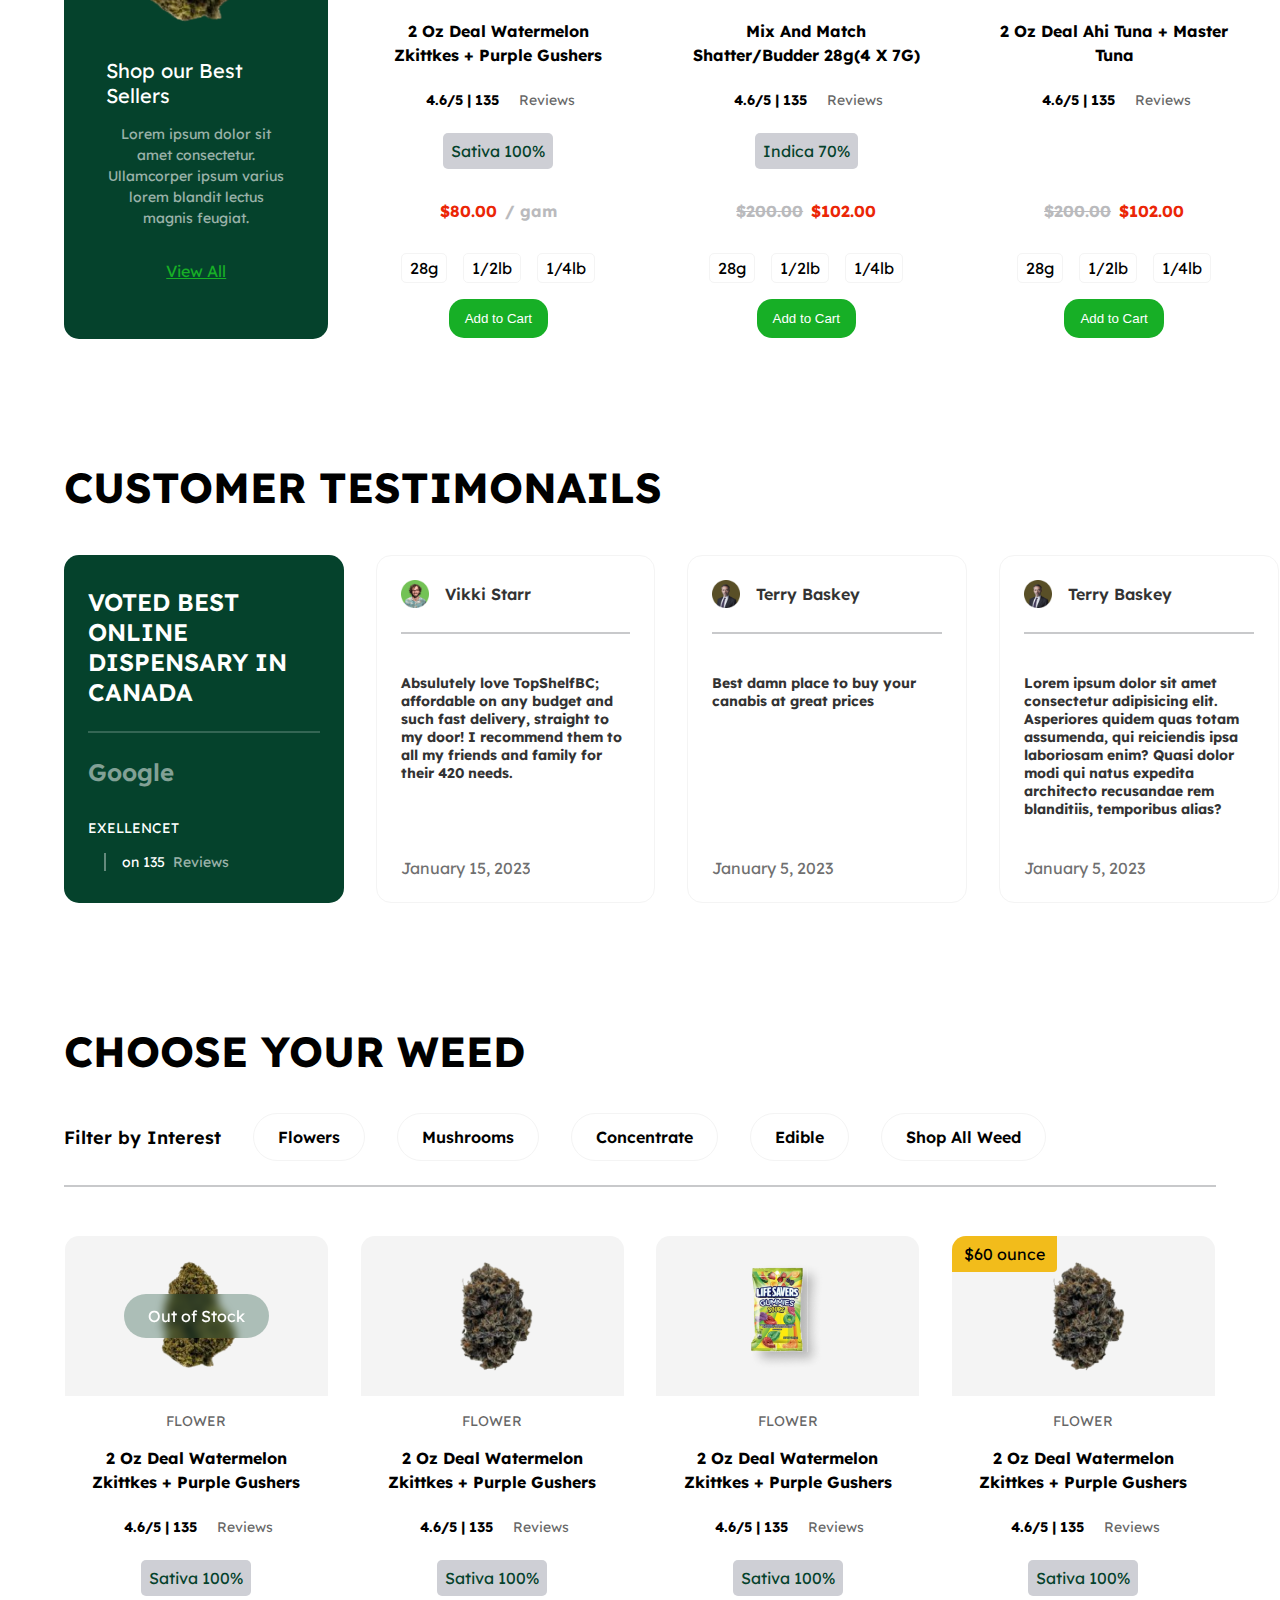
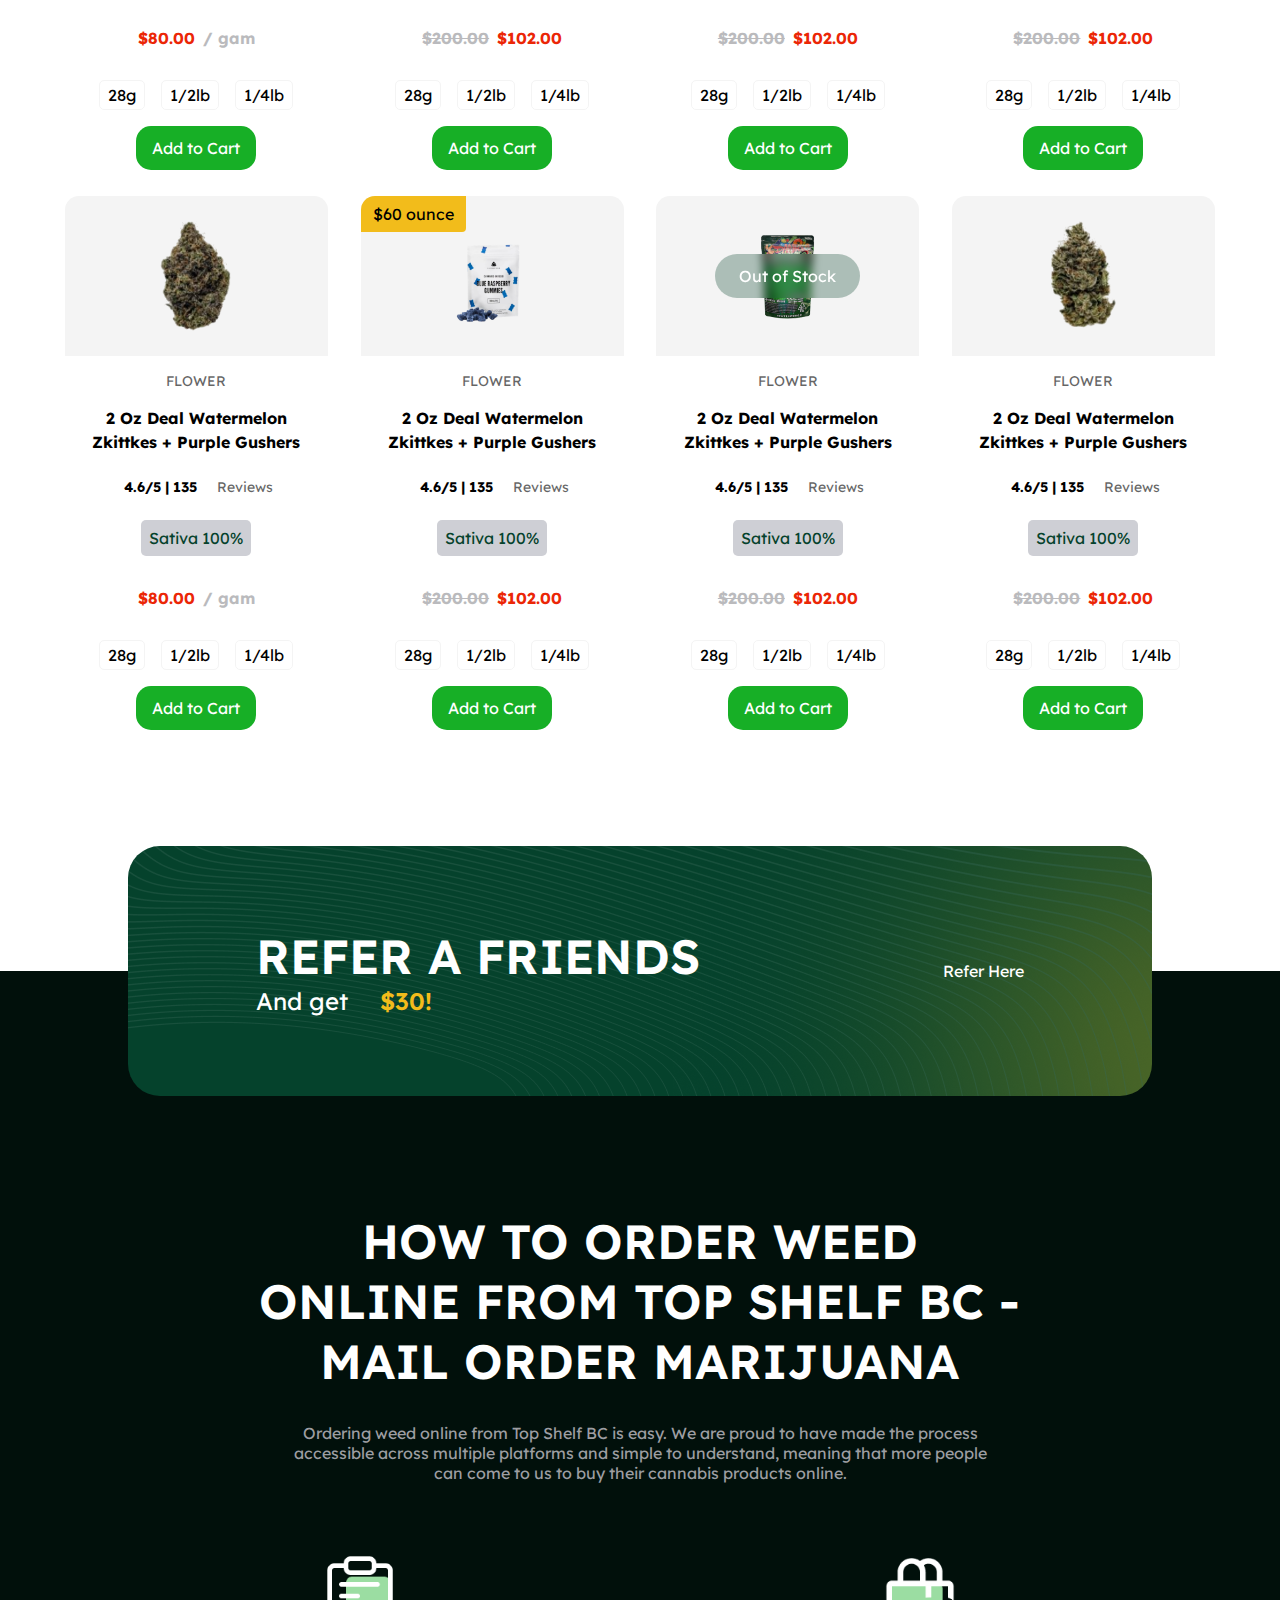
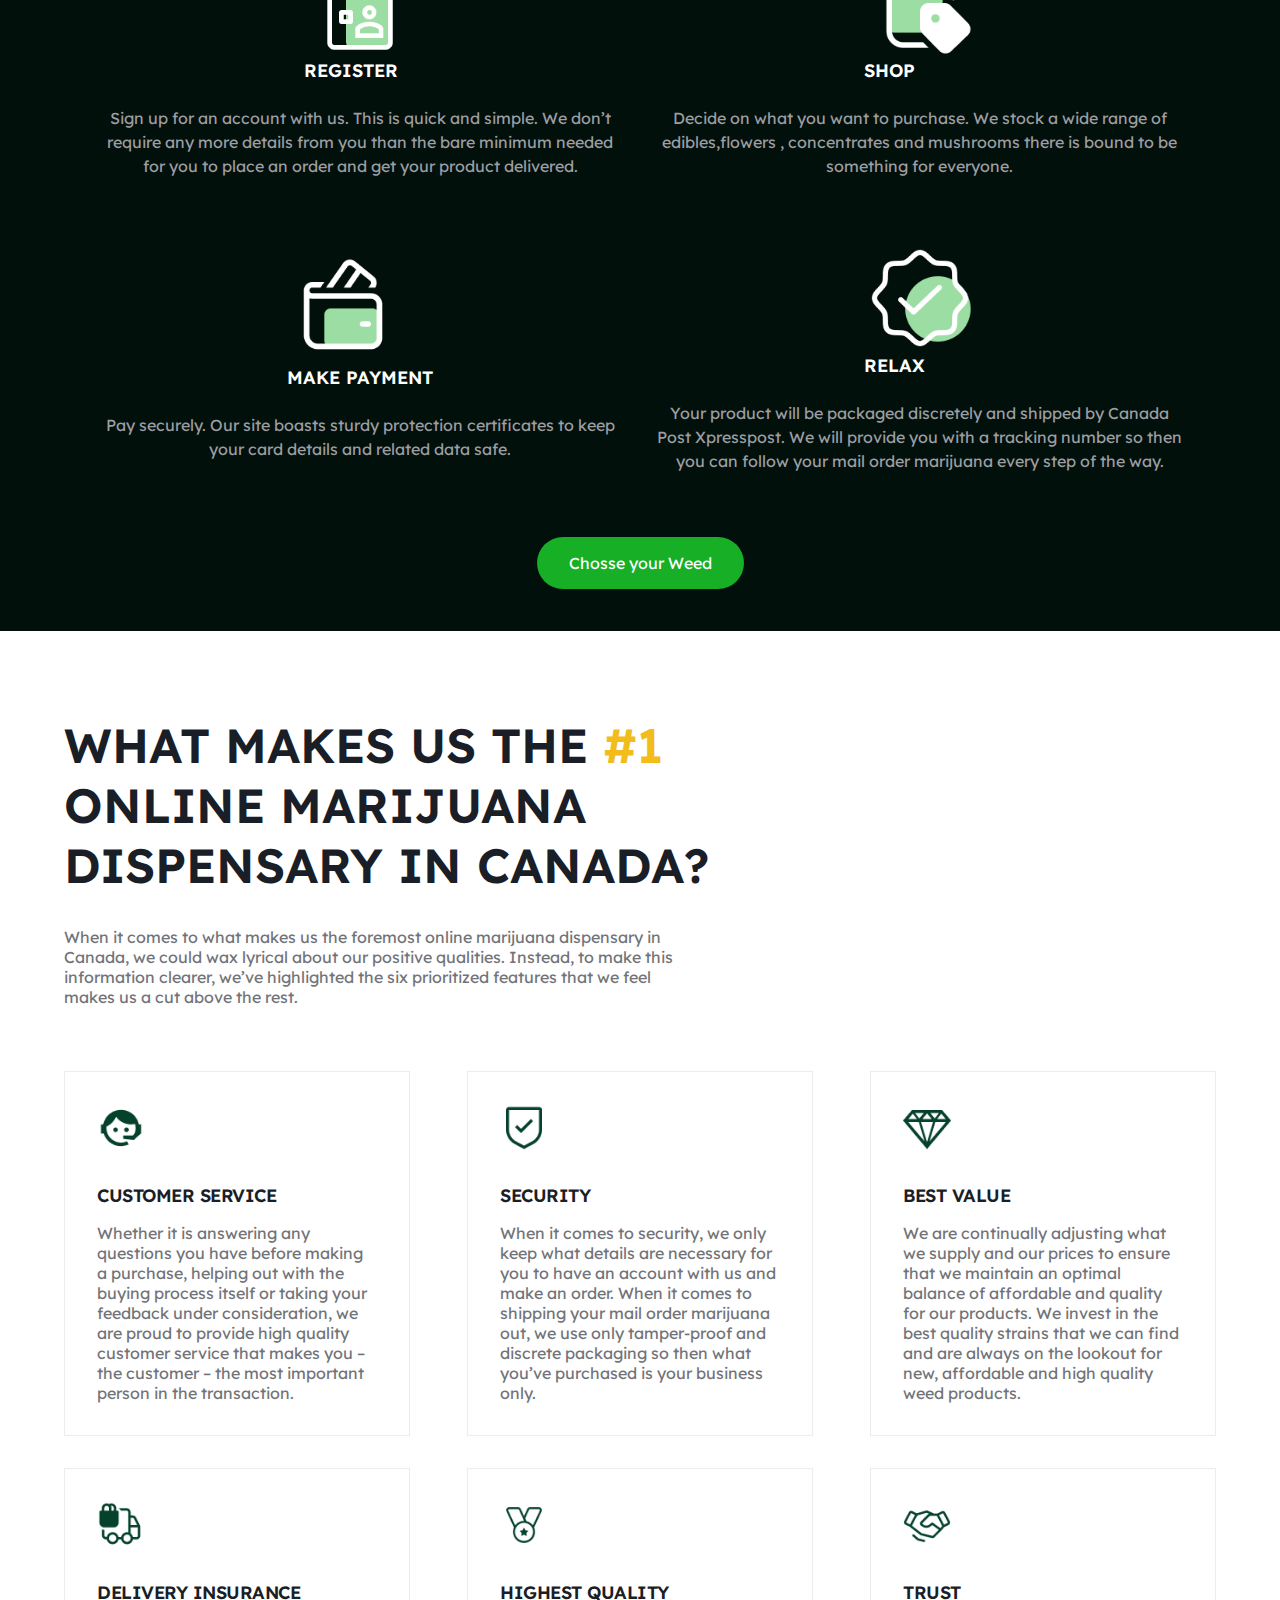
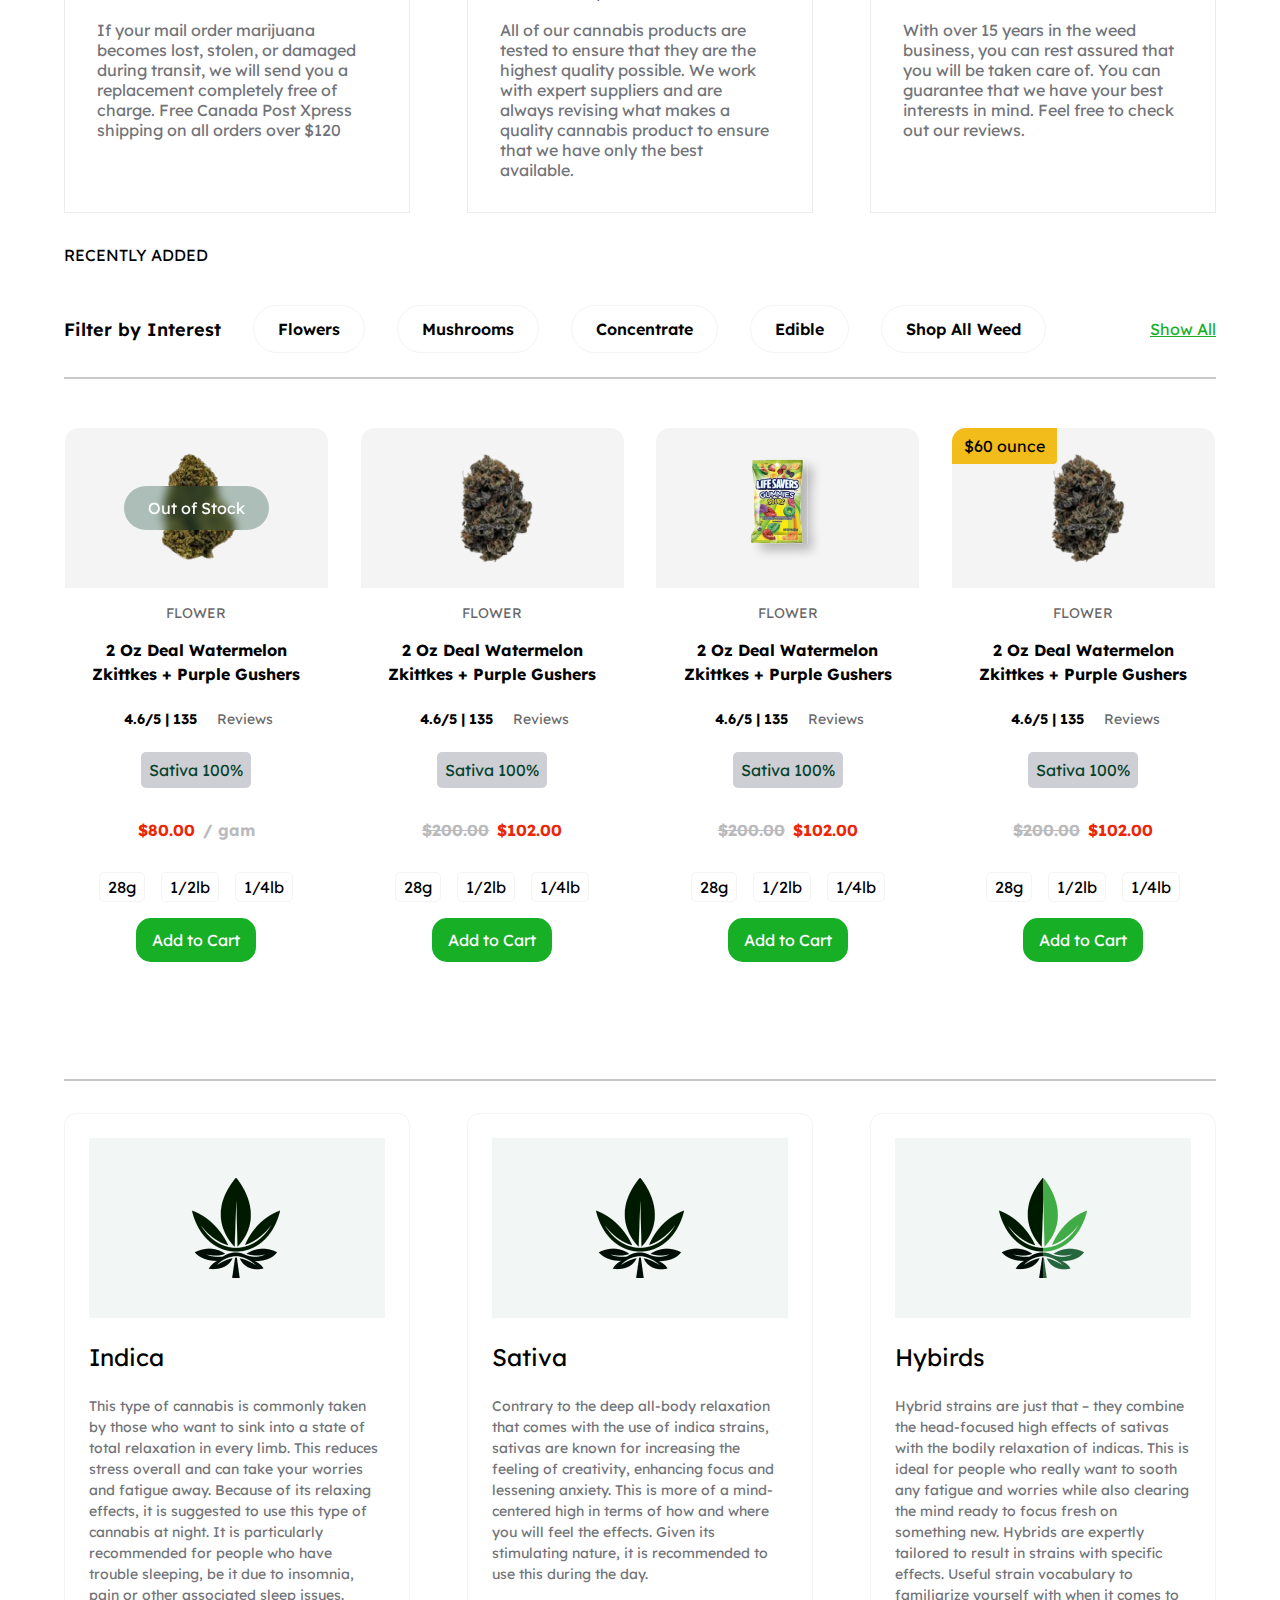
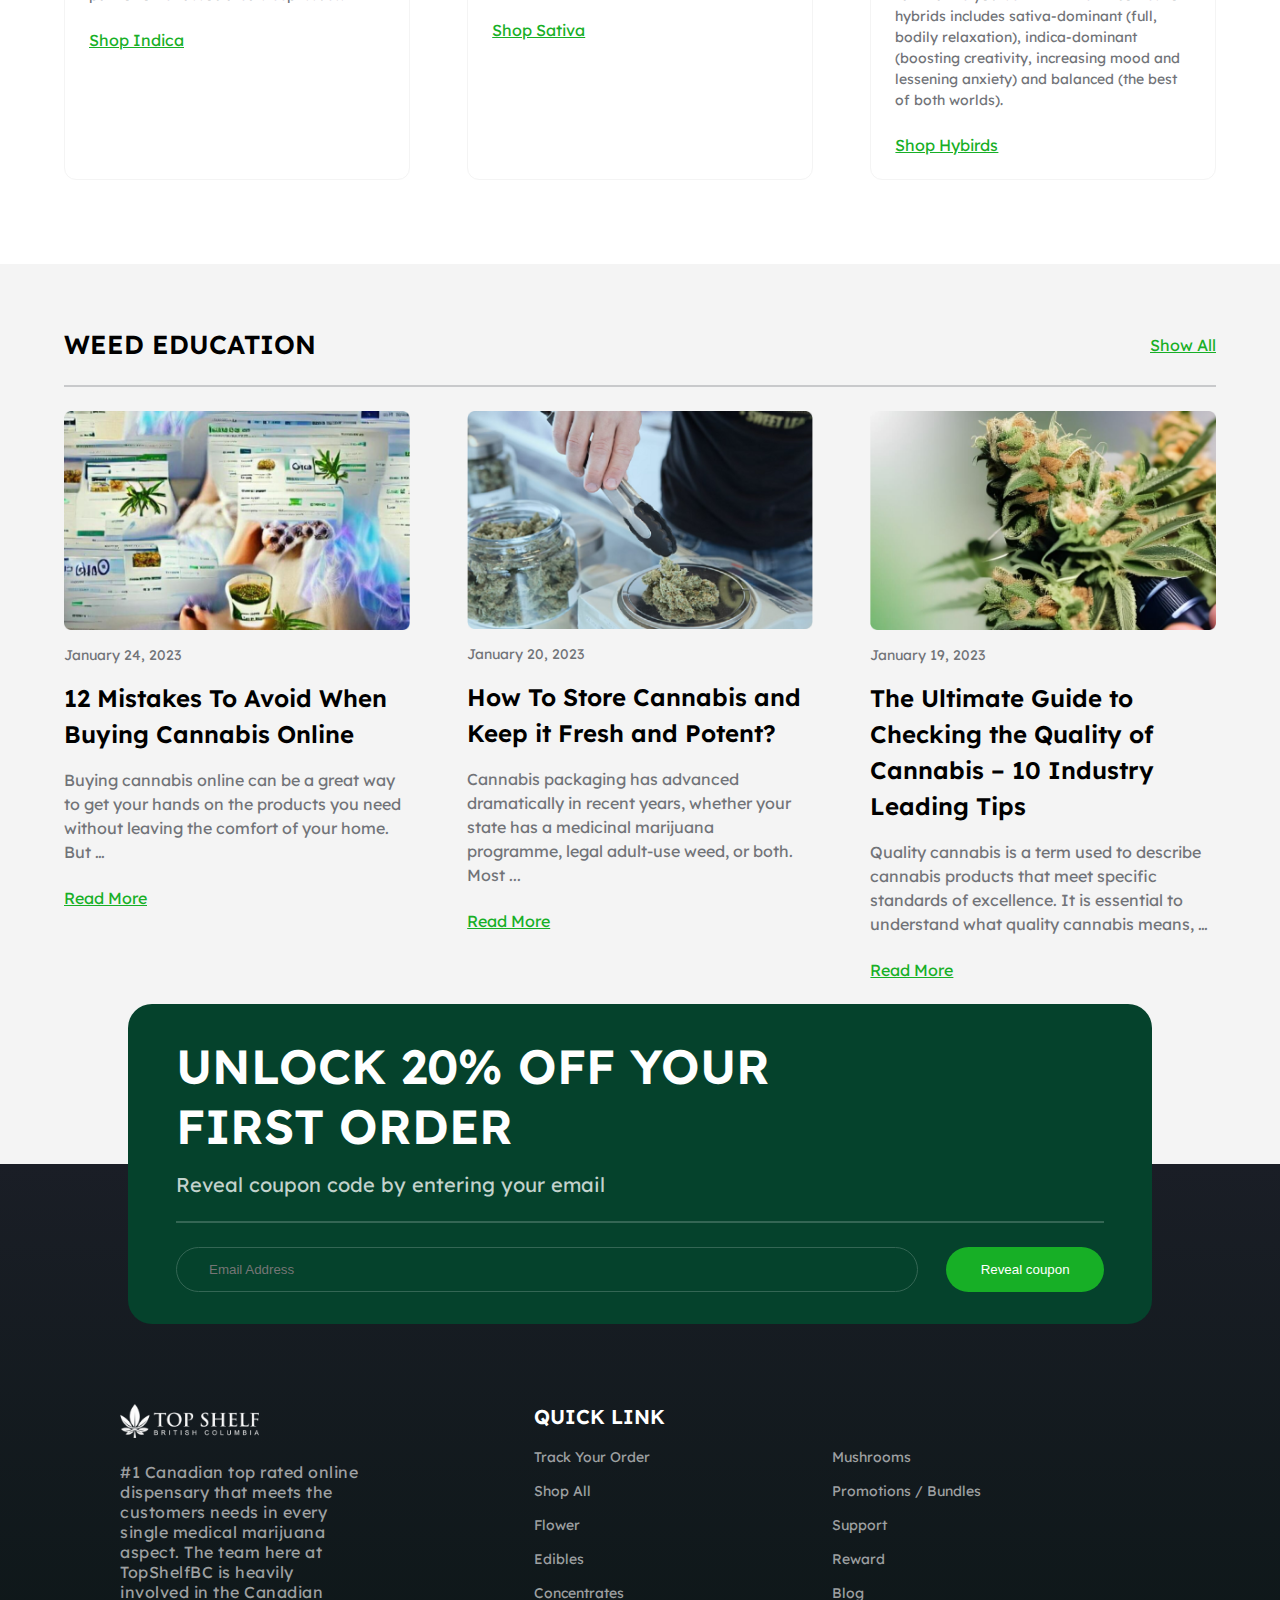
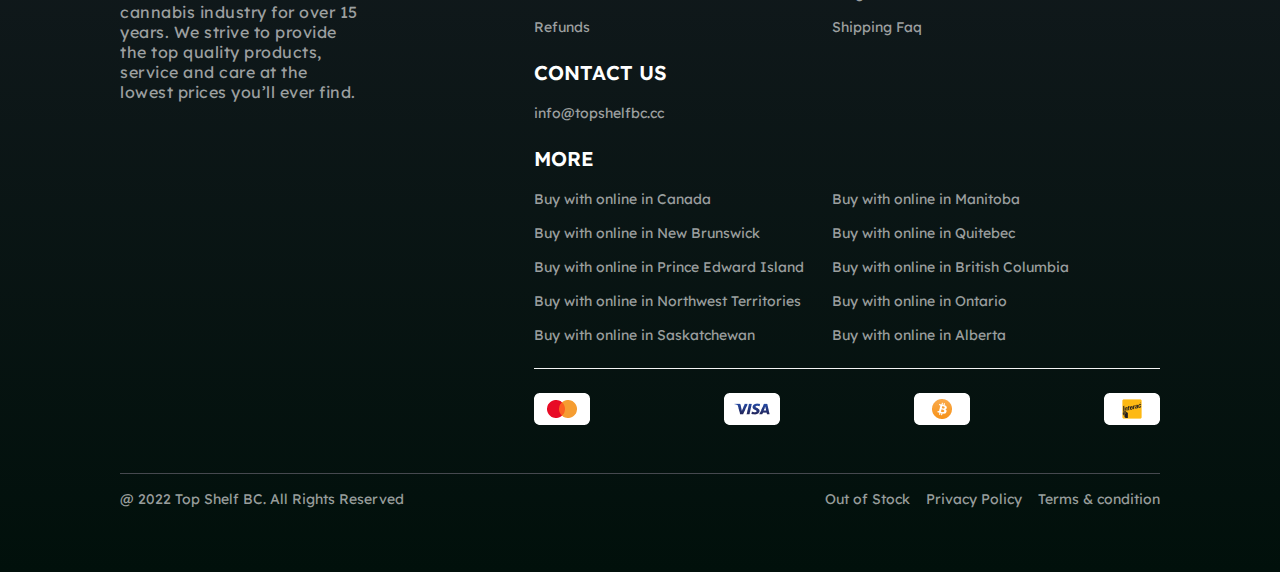
<file: home.html>
<!DOCTYPE html>
<html lang="en">
  <head>
    <meta charset="UTF-8" />
    <meta http-equiv="X-UA-Compatible" content="IE=edge" />
    <meta name="viewport" content="width=device-width, initial-scale=1.0" />
    <title>Shop Weed</title>
    <link rel="preconnect" href="https://fonts.googleapis.com" />
    <link rel="preconnect" href="https://fonts.gstatic.com" crossorigin />
    <link
      href="https://fonts.googleapis.com/css2?family=Lexend:wght@200&display=swap"
      rel="stylesheet"
    />
    <link
      rel="stylesheet"
      href="https://cdnjs.cloudflare.com/ajax/libs/font-awesome/6.4.0/css/all.min.css"
      integrity="sha512-iecdLmaskl7CVkqkXNQ/ZH/XLlvWZOJyj7Yy7tcenmpD1ypASozpmT/E0iPtmFIB46ZmdtAc9eNBvH0H/ZpiBw=="
      crossorigin="anonymous"
      referrerpolicy="no-referrer"
    />
    <link rel="stylesheet" href="./css/reset.css" />
    <link rel="stylesheet" href="./css/base.css" />
    <link rel="stylesheet" href="./css/style.css" />
    <link
      rel="shortcut icon"
      href="./image/infomation-about-img1.png"
      type="image/x-icon"
    />
  </head>

  <body>
    <header class="header">
      <div class="header-notification">
        <p>LIMITED OFFER 30% OFF. Use RABBITT ad Checkout</p>
        <p>23 : 15 : 00</p>
      </div>
      <nav class="header-nav__top">
        <a href="#" class="top-logo"><img src="./image/logo.png" alt="" ></a>
        <form action="" class="top-search">
          <input type="text" class="search-input" placeholder="Search" />
          <button class="search-button">
            <i class="fa-solid fa-magnifying-glass"></i>
          </button>
        </form>
        <div class="top-account">
          <div class="account-user">Your Account</div>
          <div class="account-cart">
            <a href="./cart.html" class="cart-links"><i class="fa-solid fa-bag-shopping"></i></a>
          </div>
        </div>
      </nav>
      <nav class="header-nav__bot">
        <div class="bot-item">
          <span><a href="./category.html">Shop All</a></span>
        </div>
        <div class="bot-item drop-down">
          <span class="drop-btn"><a href="">Flower</a></span>
          <i class="fa-solid fa-angle-down drop-btn"></i>
          <div class="dropdown-content">
            <a href="#">Link 1</a>
            <a href="#">Link 2</a>
            <a href="#">Link 3</a>
          </div>
        </div>
        <div class="bot-item">
          <span><a href="">Edibles</a></span>
        </div>
        <div class="bot-item drop-down">
          <span class="drop-btn"><a href="">Concentrates</a></span>
          <i class="fa-solid fa-angle-down drop-btn"></i>
          <div id="event-dropdown" class="dropdown-content">
            <a href="#">Link 1</a>
            <a href="#">Link 2</a>
            <a href="#">Link 3</a>
          </div>
        </div>
        <div class="bot-item">
          <span><a href="">Mushrooms</a></span>
        </div>
        <div class="bot-item drop-down">
          <span class="drop-btn"><a href="">Promotions/Bundles</a></span>
          <i class="fa-solid fa-angle-down drop-btn"></i>
          <div id="event-dropdown" class="dropdown-content">
            <a href="#">Link 1</a>
            <a href="#">Link 2</a>
            <a href="#">Link 3</a>
          </div>
        </div>
        <div class="bot-item drop-down">
          <span class="drop-btn"><a href="">Support</a></span>
          <i class="fa-solid fa-angle-down drop-btn"></i>
          <div id="event-dropdown" class="dropdown-content">
            <a href="#">Link 1</a>
            <a href="#">Link 2</a>
            <a href="#">Link 3</a>
          </div>
        </div>
        <div class="bot-item">
          <span><a href="">Rewards</a></span>
        </div>
        <div class="bot-item">
          <span><a href="">Blog</a></span>
        </div>
      </nav>
    </header>
    <main class="home-main">
      <div class="main-mask">
        <div class="mask-content">
          <div class="content-left">
            <span class="left-title">BEST SELLER</span>
            <span class="left-content">BEST DISPENSARY TO BUY WEED ONLINE</span>
            <span class="left-organic">Vitamins & Spplements</span>
            <span class="left-discount">Get 25% off | Free Shipping</span>
            <button class="left-btn">Shop All</button>
          </div>
          <div class="content-right">
            <img
              class="right-block1"
              src="./image/isometric-cubic-1.png"
              alt=""
            />
            <img class="right-image1" src="./image/image-1.png" alt="" />
            <img
              class="right-block2"
              src="./image/isometric-cubic-2.png"
              alt=""
            />
            <img class="right-image2" src="./image/image-2.png" alt="" />
            <img
              class="right-block3"
              src="./image/isometric-cubic-3.png"
              alt=""
            />
            <img class="right-image3" src="./image/image-3.png" alt="" />
          </div>
          <div class="mark-coating"></div>
        </div>
        <div class="mask-cart">
          <div class="cart-item">
            <img class="item-image" src="./image/icon-item-1.png" alt="" />
            <div class="item-content">
              <p style="margin-bottom: 1rem">Reliable Shipping</p>
              <p>
                Green Society provides Canada Post Xpress Shipping right to your
                doorstep! You can also opt in for shipping insurance. For order
                over $149, shipping is free!
              </p>

              <p></p>
            </div>
          </div>
          <div class="cart-item">
            <img class="item-image" src="./image/icon-item-2.png" alt="" />
            <div class="item-content">
              <p style="margin-bottom: 1rem">You're Safe With Us</p>
              <p>
                Our secure payment system accepts the most common farms of
                payments making the checkout process quicker! The payments we
                accept the debit, all major creds, and crytocurrency.
              </p>
            </div>
          </div>
          <div class="cart-item">
            <img class="item-image" src="./image/icon-item-3.png" alt="" />
            <div class="item-content">
              <p style="margin-bottom: 1rem">Best Quality & Pricing</p>
              <p>
                Here at Green Society, we take pride in the quality of our
                products and sevice. Our price are set to ensure you receive
                your medication at a reasonable price and safe ly.
              </p>
            </div>
          </div>
        </div>
      </div>
      <div class="main-product">
        <div class="content-title title-center">
          BEST DISPENSARY TO BUY <br />
          WEED ONLINE IN CANADA
        </div>
        <nav class="product-header header-top">
          <div class="nav-item nav-top">Best Seller</div>
          <div class="nav-item nav-top">Bundles & Promotions</div>
          <div class="nav-item nav-top">On Sale</div>
        </nav>
        <div class="best-seller">
          <div class="banner-product">
            <div class="product-image">
              <img src="./image/product.png" alt="" />
            </div>
            <div class="product-content">
              <div class="product-content__title">Shop our Best Sellers</div>
              <p class="product-content__text">
                Lorem ipsum dolor sit amet consectetur. Ullamcorper ipsum varius
                lorem blandit lectus magnis feugiat.
              </p>
            </div>
            <div class="product-link"><a href="">View All</a></div>
          </div>
          <div class="list-product">
            <div class="product-item">
              <div class="item-img">
                <img src="./image/product1.png" alt="" />
              </div>
              <div class="item-type">FLOWER</div>
              <div class="item-name">
                2 Oz Deal Watermelon Zkittkes + Purple Gushers
              </div>
              <div class="item-star">
                <i class="fa-solid fa-star"></i>
                4.6/5 | 135
                <p
                  style="opacity: 0.6; font-weight: lighter; padding-left: 1rem"
                >
                  Reviews
                </p>
              </div>
              <div class="item-discount">Sativa 100%</div>
              <p class="item-price">
                $80.00
                <span style="color: #9d9ea2; opacity: 0.7">/ gam</span>
              </p>
              <div class="list-mass">
                <div class="item-mass">28g</div>
                <div class="item-mass">1/2lb</div>
                <div class="item-mass">1/4lb</div>
              </div>
              <button class="item-button">Add to Cart</button>
            </div>
            <div class="product-item">
              <div class="item-img">
                <img src="./image/product.png" alt="" />
                <div class="out-of-stock">Out of Stock</div>
              </div>
              <div class="item-type">CONCENTRASES</div>
              <div class="item-name">
                Mix And Match Shatter/Budder 28g(4 X 7G)
              </div>
              <div class="item-star">
                <i class="fa-solid fa-star"></i>
                4.6/5 | 135
                <p
                  style="opacity: 0.6; font-weight: lighter; padding-left: 1rem"
                >
                  Reviews
                </p>
              </div>
              <div class="item-discount">Indica 70%</div>
              <p class="item-price">
                <span
                  style="
                    opacity: 0.7;
                    color: #9d9ea2;
                    text-decoration: line-through;
                  "
                  >$200.00</span
                >
                $102.00
              </p>
              <div class="list-mass">
                <div class="item-mass">28g</div>
                <div class="item-mass">1/2lb</div>
                <div class="item-mass">1/4lb</div>
              </div>
              <button class="item-button">Add to Cart</button>
            </div>
            <div class="product-item">
              <div class="item-img">
                <div class="ounce">$60 ounce</div>
                <img src="./image/product1.png" alt="" />
              </div>
              <div class="item-type">FLOWER</div>
              <div class="item-name">2 Oz Deal Ahi Tuna + Master Tuna</div>
              <div class="item-star">
                <i class="fa-solid fa-star"></i>
                4.6/5 | 135
                <p
                  style="opacity: 0.6; font-weight: lighter; padding-left: 1rem"
                >
                  Reviews
                </p>
              </div>
              <div class="item-discount" style="display: none"></div>
              <p class="item-price" style="padding-top: 68px">
                <span
                  style="
                    opacity: 0.7;
                    color: #9d9ea2;
                    text-decoration: line-through;
                  "
                  >$200.00</span
                >
                $102.00
              </p>
              <div class="list-mass">
                <div class="item-mass">28g</div>
                <div class="item-mass">1/2lb</div>
                <div class="item-mass">1/4lb</div>
              </div>
              <button class="item-button">Add to Cart</button>
            </div>
          </div>
        </div>
        <div class="content-title">CUSTOMER TESTIMONAILS</div>
        <div class="person-complent">
          <div class="block-complent complent-content">
            <div class="complent-title">
              VOTED BEST ONLINE DISPENSARY IN CANADA
            </div>
            <div class="underline"></div>
            <div class="complent-name">Google</div>
            <div class="complent-text">Exellencet</div>
            <div class="complent-evaluate">
              <div class="icon-star">
                <i class="fa-solid fa-star"></i>
                <i class="fa-solid fa-star"></i>
                <i class="fa-solid fa-star"></i>
                <i class="fa-solid fa-star"></i>
                <i class="fa-solid fa-star"></i>
              </div>
              <div class="text-evaluate">
                on 135
                <p style="opacity: 0.6">Reviews</p>
              </div>
            </div>
          </div>
          <div class="block-complent">
            <div class="block-content">
              <div class="account-user">
                <div class="avatar-person">
                  <img src="./image/profile1.png" alt="" />
                </div>
                <div class="name-person">Vikki Starr</div>
              </div>
              <div class="underline"></div>
              <div class="testimony">
                <div class="testimony-star">
                  <i class="fa-solid fa-star"></i>
                  <i class="fa-solid fa-star"></i>
                  <i class="fa-solid fa-star"></i>
                  <i class="fa-solid fa-star"></i>
                  <i
                    class="fa-solid fa-star"
                    style="color: #f4f4f4; opacity: 0.7"
                  ></i>
                </div>
                <div class="testimony-content">
                  Absulutely love TopShelfBC; affordable on any budget and such
                  fast delivery, straight to my door! I recommend them to all my
                  friends and family for their 420 needs.
                </div>
              </div>
            </div>
            <div class="time-line">January 15, 2023</div>
          </div>
          <div class="block-complent">
            <div class="block-content">
              <div class="account-user">
                <div class="avatar-person">
                  <img src="./image/profile2.png" alt="" />
                </div>
                <div class="name-person">Terry Baskey</div>
              </div>
              <div class="underline"></div>
              <div class="testimony">
                <div class="testimony-star">
                  <i class="fa-solid fa-star"></i>
                  <i class="fa-solid fa-star"></i>
                  <i class="fa-solid fa-star"></i>
                  <i class="fa-solid fa-star"></i>
                  <i class="fa-solid fa-star"></i>
                </div>
                <div class="testimony-content">
                  Best damn place to buy your canabis at great prices
                </div>
              </div>
            </div>
            <div class="time-line">January 5, 2023</div>
          </div>
          <div class="block-complent">
            <div class="block-content">
              <div class="account-user">
                <div class="avatar-person">
                  <img src="./image/profile2.png" alt="" />
                </div>
                <div class="name-person">Terry Baskey</div>
              </div>
              <div class="underline"></div>
              <div class="testimony">
                <div class="testimony-star">
                  <i class="fa-solid fa-star"></i>
                  <i class="fa-solid fa-star"></i>
                  <i class="fa-solid fa-star"></i>
                  <i class="fa-solid fa-star"></i>
                  <i class="fa-solid fa-star"></i>
                </div>
                <div class="testimony-content">
                  Lorem ipsum dolor sit amet consectetur adipisicing elit.
                  Asperiores quidem quas totam assumenda, qui reiciendis ipsa
                  laboriosam enim? Quasi dolor modi qui natus expedita
                  architecto recusandae rem blanditiis, temporibus alias?
                </div>
              </div>
            </div>
            <div class="time-line">January 5, 2023</div>
          </div>
        </div>
        <div class="content-title">CHOOSE YOUR WEED</div>
        <nav class="product-header header-bot">
          <div class="nav-title">Filter by Interest</div>
          <div class="nav-item nav-bot">Flowers</div>
          <div class="nav-item nav-bot">Mushrooms</div>
          <div class="nav-item nav-bot">Concentrate</div>
          <div class="nav-item nav-bot">Edible</div>
          <div class="nav-item nav-bot">Shop All Weed</div>
        </nav>
        <div class="underline" style="margin-right: 64px"></div>
        <div class="product-list">
          <div class="product-item">
            <div class="item-img">
              <div class="out-of-stock">Out of Stock</div>
              <img src="./image/product.png" alt="" />
            </div>
            <div class="item-type">FLOWER</div>
            <div class="item-name">
              2 Oz Deal Watermelon Zkittkes + Purple Gushers
            </div>
            <div class="item-star">
              <i class="fa-solid fa-star"></i>
              4.6/5 | 135
              <p style="opacity: 0.6; font-weight: lighter; padding-left: 1rem">
                Reviews
              </p>
            </div>
            <div class="item-discount">Sativa 100%</div>
            <p class="item-price">
              $80.00
              <span style="color: #9d9ea2; opacity: 0.7">/ gam</span>
            </p>
            <div class="list-mass">
              <div class="item-mass">28g</div>
              <div class="item-mass">1/2lb</div>
              <div class="item-mass">1/4lb</div>
            </div>
            <div class="item-button">Add to Cart</div>
          </div>
          <div class="product-item">
            <div class="item-img">
              <img src="./image/product1.png" alt="" />
            </div>
            <div class="item-type">FLOWER</div>
            <div class="item-name">
              2 Oz Deal Watermelon Zkittkes + Purple Gushers
            </div>
            <div class="item-star">
              <i class="fa-solid fa-star"></i>
              4.6/5 | 135
              <p style="opacity: 0.6; font-weight: lighter; padding-left: 1rem">
                Reviews
              </p>
            </div>
            <div class="item-discount">Sativa 100%</div>
            <p class="item-price">
              <span
                style="
                  opacity: 0.7;
                  color: #9d9ea2;
                  text-decoration: line-through;
                "
                >$200.00</span
              >
              $102.00
            </p>
            <div class="list-mass">
              <div class="item-mass">28g</div>
              <div class="item-mass">1/2lb</div>
              <div class="item-mass">1/4lb</div>
            </div>
            <div class="item-button">Add to Cart</div>
          </div>
          <div class="product-item">
            <div class="item-img"><img src="./image/image-3.png" alt="" /></div>
            <div class="item-type">FLOWER</div>
            <div class="item-name">
              2 Oz Deal Watermelon Zkittkes + Purple Gushers
            </div>
            <div class="item-star">
              <i class="fa-solid fa-star"></i>
              4.6/5 | 135
              <p style="opacity: 0.6; font-weight: lighter; padding-left: 1rem">
                Reviews
              </p>
            </div>
            <div class="item-discount">Sativa 100%</div>
            <p class="item-price">
              <span
                style="
                  opacity: 0.7;
                  color: #9d9ea2;
                  text-decoration: line-through;
                "
                >$200.00</span
              >
              $102.00
            </p>
            <div class="list-mass">
              <div class="item-mass">28g</div>
              <div class="item-mass">1/2lb</div>
              <div class="item-mass">1/4lb</div>
            </div>
            <div class="item-button">Add to Cart</div>
          </div>
          <div class="product-item">
            <div class="item-img">
              <div class="ounce">$60 ounce</div>
              <img src="./image/product1.png" alt="" />
            </div>
            <div class="item-type">FLOWER</div>
            <div class="item-name">
              2 Oz Deal Watermelon Zkittkes + Purple Gushers
            </div>
            <div class="item-star">
              <i class="fa-solid fa-star"></i>
              4.6/5 | 135
              <p style="opacity: 0.6; font-weight: lighter; padding-left: 1rem">
                Reviews
              </p>
            </div>
            <div class="item-discount">Sativa 100%</div>
            <p class="item-price">
              <span
                style="
                  opacity: 0.7;
                  color: #9d9ea2;
                  text-decoration: line-through;
                "
                >$200.00</span
              >
              $102.00
            </p>
            <div class="list-mass">
              <div class="item-mass">28g</div>
              <div class="item-mass">1/2lb</div>
              <div class="item-mass">1/4lb</div>
            </div>
            <div class="item-button">Add to Cart</div>
          </div>
          <div class="product-item">
            <div class="item-img">
              <img src="./image/product2.png" alt="" />
            </div>
            <div class="item-type">FLOWER</div>
            <div class="item-name">
              2 Oz Deal Watermelon Zkittkes + Purple Gushers
            </div>
            <div class="item-star">
              <i class="fa-solid fa-star"></i>
              4.6/5 | 135
              <p style="opacity: 0.6; font-weight: lighter; padding-left: 1rem">
                Reviews
              </p>
            </div>
            <div class="item-discount">Sativa 100%</div>
            <p class="item-price">
              $80.00
              <span style="color: #9d9ea2; opacity: 0.7">/ gam</span>
            </p>
            <div class="list-mass">
              <div class="item-mass">28g</div>
              <div class="item-mass">1/2lb</div>
              <div class="item-mass">1/4lb</div>
            </div>
            <div class="item-button">Add to Cart</div>
          </div>
          <div class="product-item">
            <div class="item-img">
              <div class="ounce">$60 ounce</div>
              <img src="./image/image-1.png" alt="" />
            </div>
            <div class="item-type">FLOWER</div>
            <div class="item-name">
              2 Oz Deal Watermelon Zkittkes + Purple Gushers
            </div>
            <div class="item-star">
              <i class="fa-solid fa-star"></i>
              4.6/5 | 135
              <p style="opacity: 0.6; font-weight: lighter; padding-left: 1rem">
                Reviews
              </p>
            </div>
            <div class="item-discount">Sativa 100%</div>
            <p class="item-price">
              <span
                style="
                  opacity: 0.7;
                  color: #9d9ea2;
                  text-decoration: line-through;
                "
                >$200.00</span
              >
              $102.00
            </p>
            <div class="list-mass">
              <div class="item-mass">28g</div>
              <div class="item-mass">1/2lb</div>
              <div class="item-mass">1/4lb</div>
            </div>
            <div class="item-button">Add to Cart</div>
          </div>
          <div class="product-item">
            <div class="item-img">
              <div class="out-of-stock">Out of Stock</div>
              <img src="./image/image-2.png" alt="" />
            </div>
            <div class="item-type">FLOWER</div>
            <div class="item-name">
              2 Oz Deal Watermelon Zkittkes + Purple Gushers
            </div>
            <div class="item-star">
              <i class="fa-solid fa-star"></i>
              4.6/5 | 135
              <p style="opacity: 0.6; font-weight: lighter; padding-left: 1rem">
                Reviews
              </p>
            </div>
            <div class="item-discount">Sativa 100%</div>
            <p class="item-price">
              <span
                style="
                  opacity: 0.7;
                  color: #9d9ea2;
                  text-decoration: line-through;
                "
                >$200.00</span
              >
              $102.00
            </p>
            <div class="list-mass">
              <div class="item-mass">28g</div>
              <div class="item-mass">1/2lb</div>
              <div class="item-mass">1/4lb</div>
            </div>
            <div class="item-button">Add to Cart</div>
          </div>
          <div class="product-item">
            <div class="item-img">
              <img src="./image/product3.png" alt="" />
            </div>
            <div class="item-type">FLOWER</div>
            <div class="item-name">
              2 Oz Deal Watermelon Zkittkes + Purple Gushers
            </div>
            <div class="item-star">
              <i class="fa-solid fa-star"></i>
              4.6/5 | 135
              <p style="opacity: 0.6; font-weight: lighter; padding-left: 1rem">
                Reviews
              </p>
            </div>
            <div class="item-discount">Sativa 100%</div>
            <p class="item-price">
              <span
                style="
                  opacity: 0.7;
                  color: #9d9ea2;
                  text-decoration: line-through;
                "
                >$200.00</span
              >
              $102.00
            </p>
            <div class="list-mass">
              <div class="item-mass">28g</div>
              <div class="item-mass">1/2lb</div>
              <div class="item-mass">1/4lb</div>
            </div>
            <div class="item-button">Add to Cart</div>
          </div>
        </div>
      </div>
      <div class="main-advertisement">
        <div class="advertisement-title">
          <h1>
            HOW TO ORDER WEED ONLINE FROM TOP SHELF BC - MAIL ORDER MARIJUANA
          </h1>
        </div>
        <div class="advertisement-content">
          <p>
            Ordering weed online from Top Shelf BC is easy. We are proud to have
            made the process accessible across multiple platforms and simple to
            understand, meaning that more people can come to us to buy their
            cannabis products online.
          </p>
        </div>
        <div class="advertisement-card">
          <div class="cart-item">
            <div class="item-top">
              <div class="top-number">1</div>
              <div class="top-icon">
                <img src="./image/img-cart1.png" alt="" />
              </div>
              <div class="top-name">REGISTER</div>
            </div>
            <div class="item-bot">
              <p>
                Sign up for an account with us. This is quick and simple. We
                don’t require any more details from you than the bare minimum
                needed for you to place an order and get your product delivered.
              </p>
            </div>
          </div>
          <div class="cart-item">
            <div class="item-top">
              <div class="top-number">2</div>
              <div class="top-icon">
                <img src="./image/img-cart2.png" alt="" />
              </div>
              <div class="top-name">SHOP</div>
            </div>
            <div class="item-bot">
              <p>
                Decide on what you want to purchase. We stock a wide range of
                edibles,flowers , concentrates and mushrooms there is bound to
                be something for everyone.
              </p>
            </div>
          </div>
          <div class="cart-item">
            <div class="item-top">
              <div class="top-number">3</div>
              <div class="top-icon">
                <img src="./image/img-cart3.png" alt="" />
              </div>
              <div class="top-name">MAKE PAYMENT</div>
            </div>
            <div class="item-bot">
              <p>
                Pay securely. Our site boasts sturdy protection certificates to
                keep your card details and related data safe.
              </p>
            </div>
          </div>
          <div class="cart-item">
            <div class="item-top">
              <div class="top-number">4</div>
              <div class="top-icon">
                <img src="./image/img-cart4.png" alt="" />
              </div>
              <div class="top-name">RELAX</div>
            </div>
            <div class="item-bot">
              <p>
                Your product will be packaged discretely and shipped by Canada
                Post Xpresspost. We will provide you with a tracking number so
                then you can follow your mail order marijuana every step of the
                way.
              </p>
            </div>
          </div>
        </div>
        <div class="advertisement-button">Chosse your Weed</div>
        <div class="main-mark">
          <div class="mark-text">
            <div class="text-title">REFER A FRIENDS</div>
            <div class="text-content">
              <p>And get</p>
              <p class="text-content__price">$30!</p>
            </div>
          </div>
          <div class="mark-button">Refer Here</div>
        </div>
      </div>
      <div class="main-infomation">
        <div class="infomation-title">
          WHAT MAKES US THE <span style="color: #f2bc1b">#1</span> ONLINE
          MARIJUANA DISPENSARY IN CANADA?
        </div>
        <div class="infomation-content">
          When it comes to what makes us the foremost online marijuana
          dispensary in Canada, we could wax lyrical about our positive
          qualities. Instead, to make this information clearer, we’ve
          highlighted the six prioritized features that we feel makes us a cut
          above the rest.
        </div>
        <div class="infomation-list-card">
          <div class="card-item">
            <div class="card-item-icon">
              <img src="./image/infomation-cart-item1.png" alt="" />
            </div>
            <div class="card-item-text">
              <div class="text-title">CUSTOMER SERVICE</div>
              <div class="text-content">
                Whether it is answering any questions you have before making a
                purchase, helping out with the buying process itself or taking
                your feedback under consideration, we are proud to provide high
                quality customer service that makes you – the customer – the
                most important person in the transaction.
              </div>
            </div>
          </div>
          <div class="card-item">
            <div class="card-item-icon">
              <img src="./image/infomation-cart-item2.png" alt="" />
            </div>
            <div class="card-item-text">
              <div class="text-title">SECURITY</div>
              <div class="text-content">
                When it comes to security, we only keep what details are
                necessary for you to have an account with us and make an order.
                When it comes to shipping your mail order marijuana out, we use
                only tamper-proof and discrete packaging so then what you’ve
                purchased is your business only.
              </div>
            </div>
          </div>
          <div class="card-item">
            <div class="card-item-icon">
              <img src="./image/infomation-cart-item3.png" alt="" />
            </div>
            <div class="card-item-text">
              <div class="text-title">BEST VALUE</div>
              <div class="text-content">
                We are continually adjusting what we supply and our prices to
                ensure that we maintain an optimal balance of affordable and
                quality for our products. We invest in the best quality strains
                that we can find and are always on the lookout for new,
                affordable and high quality weed products.
              </div>
            </div>
          </div>
          <div class="card-item">
            <div class="card-item-icon">
              <img src="./image/infomation-cart-item4.png" alt="" />
            </div>
            <div class="card-item-text">
              <div class="text-title">DELIVERY INSURANCE</div>
              <div class="text-content">
                If your mail order marijuana becomes lost, stolen, or damaged
                during transit, we will send you a replacement completely free
                of charge. Free Canada Post Xpress shipping on all orders over
                $120
              </div>
            </div>
          </div>
          <div class="card-item">
            <div class="card-item-icon">
              <img src="./image/infomation-cart-item5.png" alt="" />
            </div>
            <div class="card-item-text">
              <div class="text-title">HIGHEST QUALITY</div>
              <div class="text-content">
                All of our cannabis products are tested to ensure that they are
                the highest quality possible. We work with expert suppliers and
                are always revising what makes a quality cannabis product to
                ensure that we have only the best available.
              </div>
            </div>
          </div>
          <div class="card-item">
            <div class="card-item-icon">
              <img src="./image/infomation-cart-item6.png" alt="" />
            </div>
            <div class="card-item-text">
              <div class="text-title">TRUST</div>
              <div class="text-content">
                With over 15 years in the weed business, you can rest assured
                that you will be taken care of. You can guarantee that we have
                your best interests in mind. Feel free to check out our reviews.
              </div>
            </div>
          </div>
        </div>
        <div class="infomation-product">
          <div class="content-title">RECENTLY ADDED</div>
          <nav class="product-header header-bot">
            <div class="nav-title">Filter by Interest</div>
            <div class="nav-item nav-bot">Flowers</div>
            <div class="nav-item nav-bot">Mushrooms</div>
            <div class="nav-item nav-bot">Concentrate</div>
            <div class="nav-item nav-bot">Edible</div>
            <div class="nav-item nav-bot">Shop All Weed</div>
            <a href="" class="nav-link">Show All</a>
          </nav>
          <div class="underline"></div>
          <div class="product-list">
            <div class="product-item">
              <div class="item-img">
                <div class="out-of-stock">Out of Stock</div>
                <img src="./image/product.png" alt="" />
              </div>
              <div class="item-type">FLOWER</div>
              <div class="item-name">
                2 Oz Deal Watermelon Zkittkes + Purple Gushers
              </div>
              <div class="item-star">
                <i class="fa-solid fa-star"></i>
                4.6/5 | 135
                <p
                  style="opacity: 0.6; font-weight: lighter; padding-left: 1rem"
                >
                  Reviews
                </p>
              </div>
              <div class="item-discount">Sativa 100%</div>
              <p class="item-price">
                $80.00
                <span style="color: #9d9ea2; opacity: 0.7">/ gam</span>
              </p>
              <div class="list-mass">
                <div class="item-mass">28g</div>
                <div class="item-mass">1/2lb</div>
                <div class="item-mass">1/4lb</div>
              </div>
              <div class="item-button">Add to Cart</div>
            </div>
            <div class="product-item">
              <div class="item-img">
                <img src="./image/product1.png" alt="" />
              </div>
              <div class="item-type">FLOWER</div>
              <div class="item-name">
                2 Oz Deal Watermelon Zkittkes + Purple Gushers
              </div>
              <div class="item-star">
                <i class="fa-solid fa-star"></i>
                4.6/5 | 135
                <p
                  style="opacity: 0.6; font-weight: lighter; padding-left: 1rem"
                >
                  Reviews
                </p>
              </div>
              <div class="item-discount">Sativa 100%</div>
              <p class="item-price">
                <span
                  style="
                    opacity: 0.7;
                    color: #9d9ea2;
                    text-decoration: line-through;
                  "
                  >$200.00</span
                >
                $102.00
              </p>
              <div class="list-mass">
                <div class="item-mass">28g</div>
                <div class="item-mass">1/2lb</div>
                <div class="item-mass">1/4lb</div>
              </div>
              <div class="item-button">Add to Cart</div>
            </div>
            <div class="product-item">
              <div class="item-img">
                <img src="./image/image-3.png" alt="" />
              </div>
              <div class="item-type">FLOWER</div>
              <div class="item-name">
                2 Oz Deal Watermelon Zkittkes + Purple Gushers
              </div>
              <div class="item-star">
                <i class="fa-solid fa-star"></i>
                4.6/5 | 135
                <p
                  style="opacity: 0.6; font-weight: lighter; padding-left: 1rem"
                >
                  Reviews
                </p>
              </div>
              <div class="item-discount">Sativa 100%</div>
              <p class="item-price">
                <span
                  style="
                    opacity: 0.7;
                    color: #9d9ea2;
                    text-decoration: line-through;
                  "
                  >$200.00</span
                >
                $102.00
              </p>
              <div class="list-mass">
                <div class="item-mass">28g</div>
                <div class="item-mass">1/2lb</div>
                <div class="item-mass">1/4lb</div>
              </div>
              <div class="item-button">Add to Cart</div>
            </div>
            <div class="product-item">
              <div class="item-img">
                <div class="ounce">$60 ounce</div>
                <img src="./image/product1.png" alt="" />
              </div>
              <div class="item-type">FLOWER</div>
              <div class="item-name">
                2 Oz Deal Watermelon Zkittkes + Purple Gushers
              </div>
              <div class="item-star">
                <i class="fa-solid fa-star"></i>
                4.6/5 | 135
                <p
                  style="opacity: 0.6; font-weight: lighter; padding-left: 1rem"
                >
                  Reviews
                </p>
              </div>
              <div class="item-discount">Sativa 100%</div>
              <p class="item-price">
                <span
                  style="
                    opacity: 0.7;
                    color: #9d9ea2;
                    text-decoration: line-through;
                  "
                  >$200.00</span
                >
                $102.00
              </p>
              <div class="list-mass">
                <div class="item-mass">28g</div>
                <div class="item-mass">1/2lb</div>
                <div class="item-mass">1/4lb</div>
              </div>
              <div class="item-button">Add to Cart</div>
            </div>
          </div>
        </div>
        <div class="underline"></div>
        <div class="infomation-about">
          <div class="about-item">
            <div class="item-image">
              <img src="./image/infomation-about-img1.png" alt="" />
            </div>
            <div class="item-name">Indica</div>
            <div class="item-content">
              This type of cannabis is commonly taken by those who want to sink
              into a state of total relaxation in every limb. This reduces
              stress overall and can take your worries and fatigue away. Because
              of its relaxing effects, it is suggested to use this type of
              cannabis at night. It is particularly recommended for people who
              have trouble sleeping, be it due to insomnia, pain or other
              associated sleep issues.
            </div>
            <a href="" class="item-link">Shop Indica</a>
          </div>
          <div class="about-item">
            <div class="item-image">
              <img src="./image/infomation-about-img2.png" alt="" />
            </div>
            <div class="item-name">Sativa</div>
            <div class="item-content">
              Contrary to the deep all-body relaxation that comes with the use
              of indica strains, sativas are known for increasing the feeling of
              creativity, enhancing focus and lessening anxiety. This is more of
              a mind-centered high in terms of how and where you will feel the
              effects. Given its stimulating nature, it is recommended to use
              this during the day.
            </div>
            <a href="" class="item-link">Shop Sativa</a>
          </div>
          <div class="about-item">
            <div class="item-image">
              <img src="./image/infomation-about-img3.png" alt="" />
            </div>
            <div class="item-name">Hybirds</div>
            <div class="item-content">
              Hybrid strains are just that – they combine the head-focused high
              effects of sativas with the bodily relaxation of indicas. This is
              ideal for people who really want to sooth any fatigue and worries
              while also clearing the mind ready to focus fresh on something
              new. Hybrids are expertly tailored to result in strains with
              specific effects. Useful strain vocabulary to familiarize yourself
              with when it comes to hybrids includes sativa-dominant (full,
              bodily relaxation), indica-dominant (boosting creativity,
              increasing mood and lessening anxiety) and balanced (the best of
              both worlds).
            </div>
            <a href="" class="item-link">Shop Hybirds</a>
          </div>
        </div>
      </div>
      <div class="main-education">
        <header class="education-header">
          <div class="header-title">WEED EDUCATION</div>
          <a href="" class="header-link">Show All</a>
        </header>
        <div class="underline"></div>
        <div class="education-card">
          <div class="card-item">
            <img
              src="./image/education-item-image1.png"
              alt=""
              class="item-image"
            />
            <div class="item-datetime">January 24, 2023</div>
            <div class="item-title">
              12 Mistakes To Avoid When Buying Cannabis Online
            </div>
            <div class="item-content">
              Buying cannabis online can be a great way to get your hands on the
              products you need without leaving the comfort of your home. But …
            </div>
            <a href="" class="item-link">Read More</a>
          </div>
          <div class="card-item">
            <img
              src="./image/education-item-image2.png"
              alt=""
              class="item-image"
            />
            <div class="item-datetime">January 20, 2023</div>
            <div class="item-title">
              How To Store Cannabis and Keep it Fresh and Potent?
            </div>
            <div class="item-content">
              Cannabis packaging has advanced dramatically in recent years,
              whether your state has a medicinal marijuana programme, legal
              adult-use weed, or both. Most ...
            </div>
            <a href="" class="item-link">Read More</a>
          </div>
          <div class="card-item">
            <img
              src="./image/education-item-image3.png"
              alt=""
              class="item-image"
            />
            <div class="item-datetime">January 19, 2023</div>
            <div class="item-title">
              The Ultimate Guide to Checking the Quality of Cannabis – 10
              Industry Leading Tips
            </div>
            <div class="item-content">
              Quality cannabis is a term used to describe cannabis products that
              meet specific standards of excellence. It is essential to
              understand what quality cannabis means, …
            </div>
            <a href="" class="item-link">Read More</a>
          </div>
        </div>
      </div>
    </main>
    <footer class="footer">
      <div class="footer-top">
        <div class="top-left">
          <img
            src="./image/footer-top-left-logo.png"
            alt=""
            class="left-logo"
          />
          <div class="left-content">
            #1 Canadian top rated online dispensary that meets the customers
            needs in every single medical marijuana aspect. The team here at
            TopShelfBC is heavily involved in the Canadian cannabis industry for
            over 15 years. We strive to provide the top quality products,
            service and care at the lowest prices you’ll ever find.
          </div>
        </div>
        <div class="top-right">
          <div class="right-top">
            <div class="top-title">QUICK LINK</div>
            <div class="top-link">
              <div class="link-item">Track Your Order</div>
              <div class="link-item">Mushrooms</div>
              <div class="link-item">Shop All</div>
              <div class="link-item">Promotions / Bundles</div>
              <div class="link-item">Flower</div>
              <div class="link-item">Support</div>
              <div class="link-item">Edibles</div>
              <div class="link-item">Reward</div>
              <div class="link-item">Concentrates</div>
              <div class="link-item">Blog</div>
              <div class="link-item">Refunds</div>
              <div class="link-item">Shipping Faq</div>
            </div>
          </div>
          <div class="right-mid">
            <div class="mid-title">CONTACT US</div>
            <div class="mid-email">info@topshelfbc.cc</div>
          </div>
          <div class="right-bot">
            <div class="bot-title">MORE</div>
            <div class="bot-content-list">
              <div class="list-item">Buy with online in Canada</div>
              <div class="list-item">Buy with online in Manitoba</div>
              <div class="list-item">Buy with online in New Brunswick</div>
              <div class="list-item">Buy with online in Quitebec</div>
              <div class="list-item">
                Buy with online in Prince Edward Island
              </div>
              <div class="list-item">Buy with online in British Columbia</div>
              <div class="list-item">
                Buy with online in Northwest Territories
              </div>
              <div class="list-item">Buy with online in Ontario</div>
              <div class="list-item">Buy with online in Saskatchewan</div>
              <div class="list-item">Buy with online in Alberta</div>
            </div>
          </div>
          <div class="right-row">
            <img
              src="./image/pay1.png"
              alt=""
              class="row-logo"
            />
            <img
              src="./image/pay2.png"
              alt=""
              class="row-logo"
            />
            <img
              src="./image/pay3.png"
              alt=""
              class="row-logo"
            />
            <img
              src="./image/pay4.png"
              alt=""
              class="row-logo"
            />
          </div>
        </div>
      </div>
      <div class="footer-bottom">
        <div class="bottom-left">@ 2022 Top Shelf BC. All Rights Reserved</div>
        <div class="bottom-right">
          <div class="left-item">Out of Stock</div>
          <div class="left-item">Privacy Policy</div>
          <div class="left-item">Terms & condition</div>
        </div>
      </div>
      <div class="footer-cta">
        <div class="cta-text">
          <div class="text-title">UNLOCK 20% OFF YOUR FIRST ORDER</div>
          <div class="text-content">
            Reveal coupon code by entering your email
          </div>
        </div>
        <div class="underline"></div>
        <form action="" class="cta-form">
          <input type="text" class="form-input" placeholder="Email Address" />
          <button class="form-button">Reveal coupon</button>
        </form>
      </div>
    </footer>
  </body>
  <script>
    function click_dropdown() {
      document
        .getElementById("event-dropdown")
        .classList.toggle("show-dropdown");
    }

    window.onclick = function (event) {
      if (!event.target.matches(".drop-btn")) {
        var dropdowns = document.getElementsByClassName("dropdown-content");
        var i;
        for (i = 0; i < dropdowns.length; i++) {
          var OpenDropdown = dropdowns[i];
          if (OpenDropdown.classList.contains("show-dropdown")) {
            OpenDropdown.classList.remove("show-dropdown");
          }
        }
      }
    };
  </script>
</html>
</file>
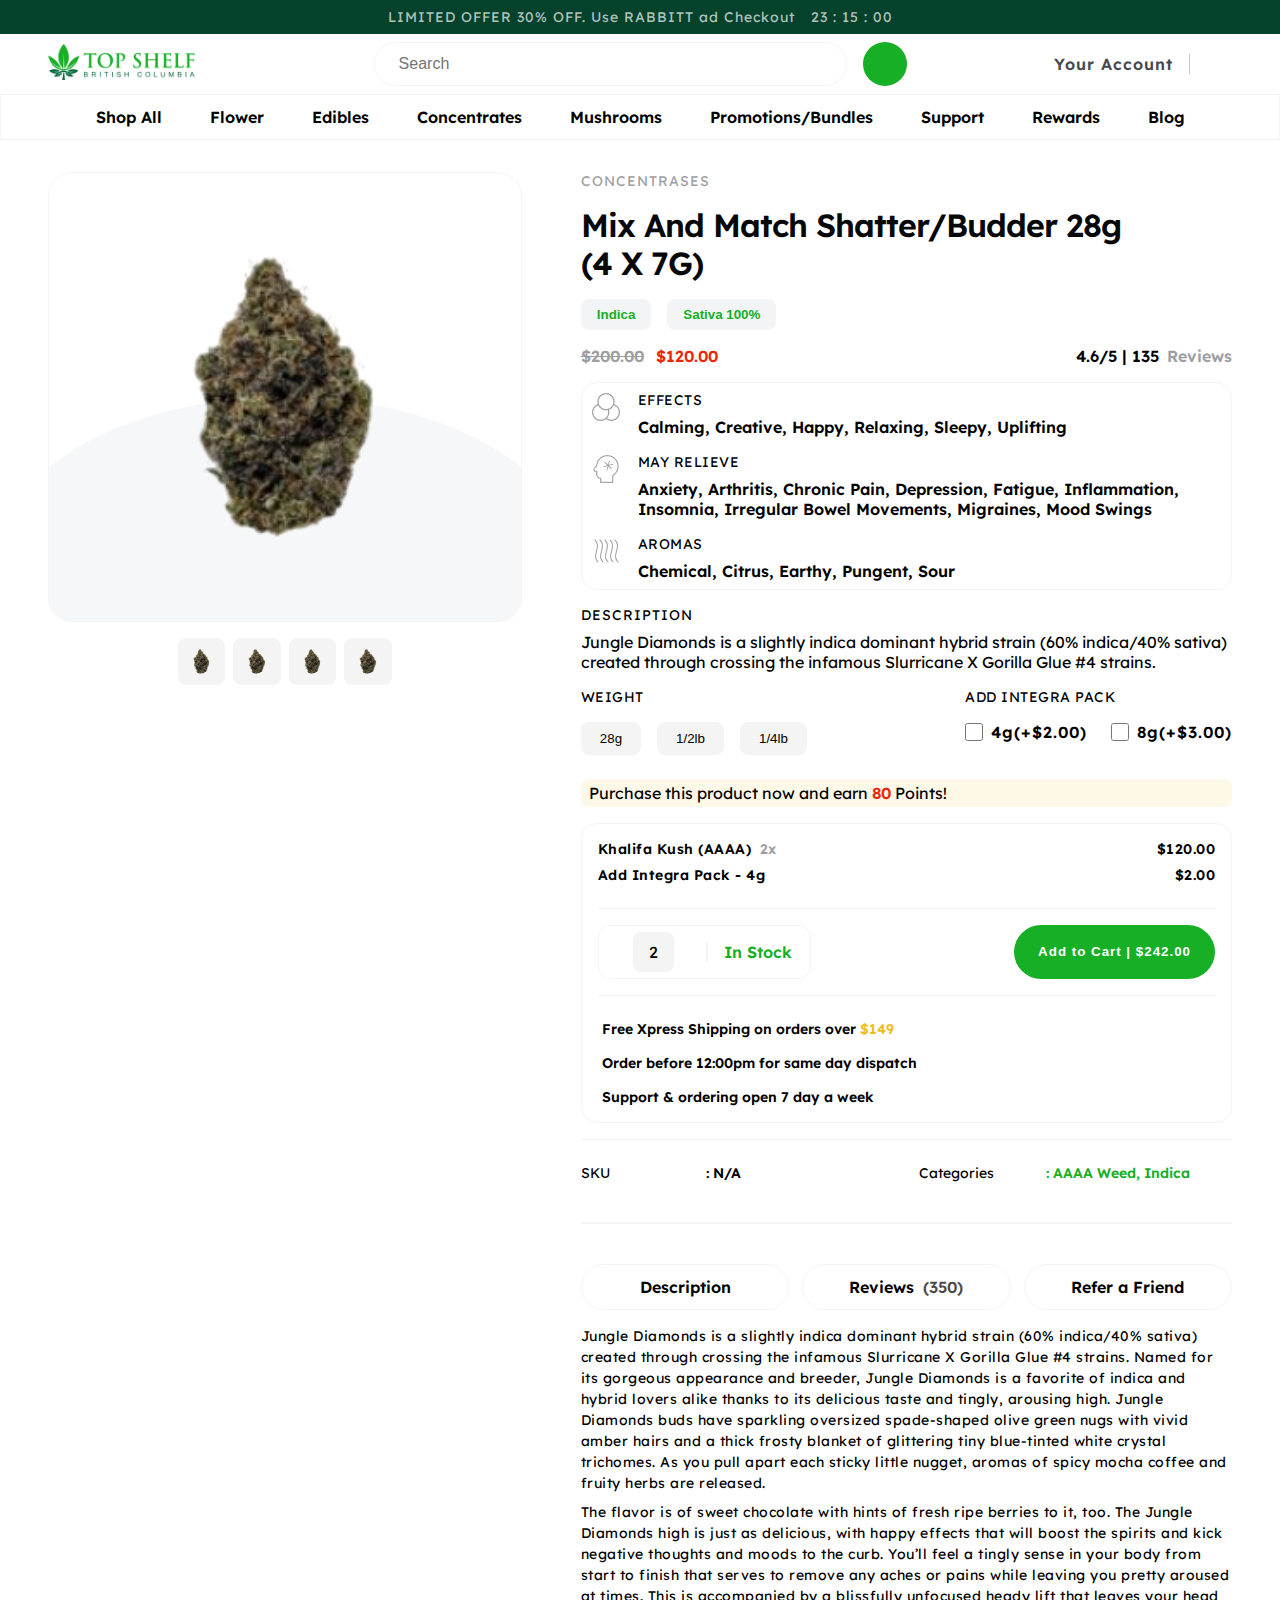
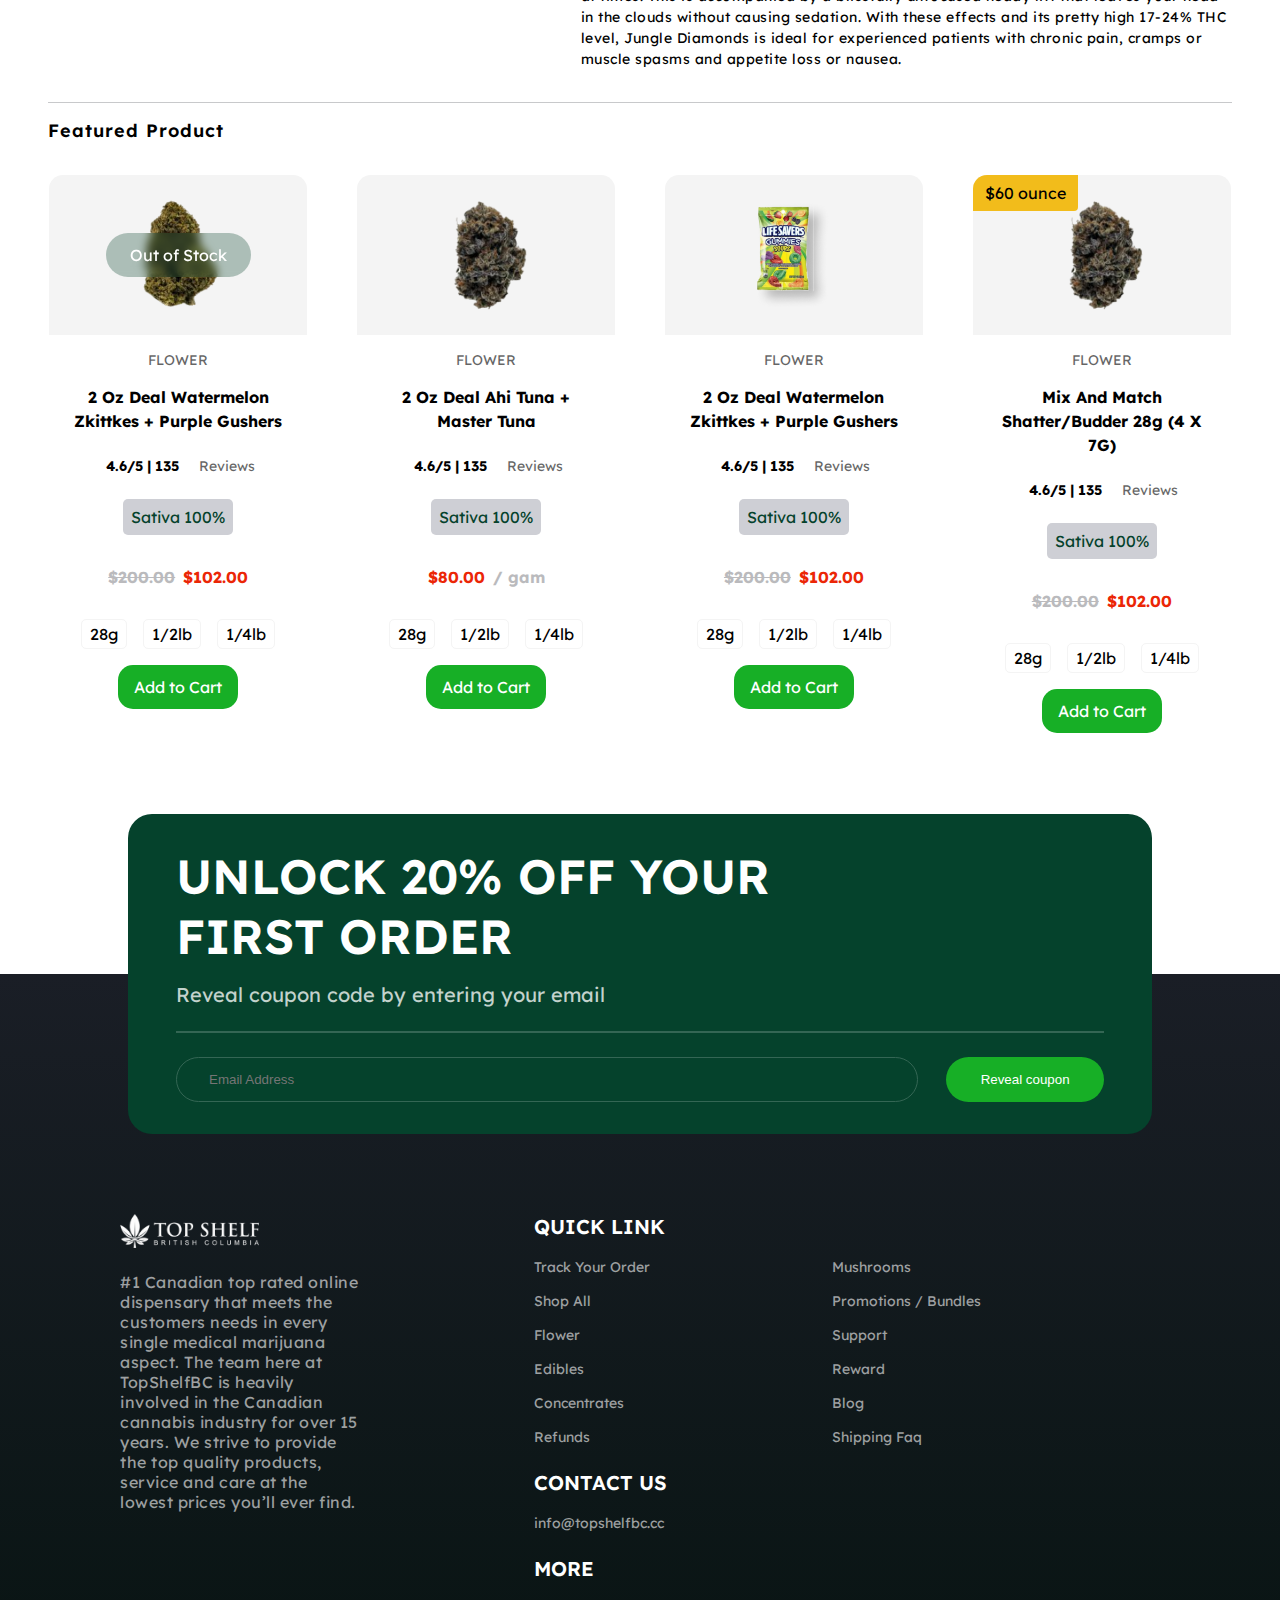
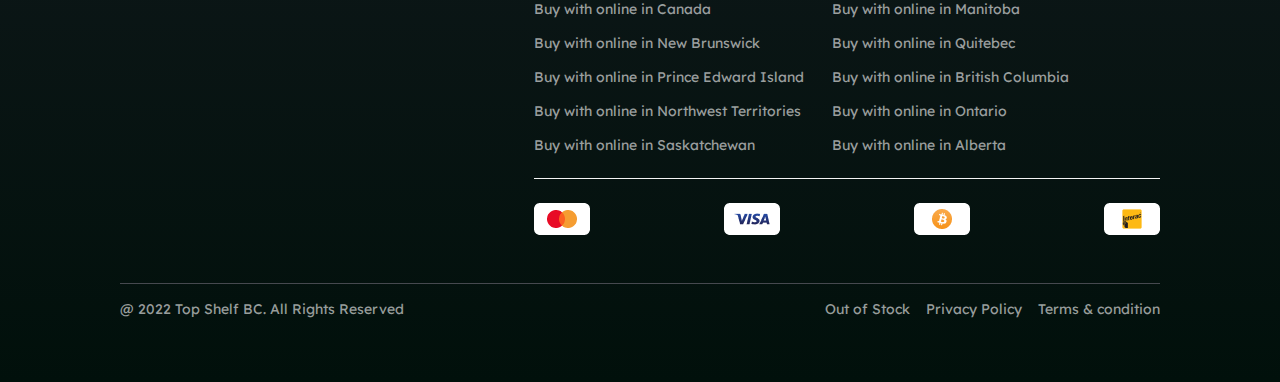
<file: infomation.html>
<!DOCTYPE html>
<html lang="en">
  <head>
    <meta charset="UTF-8" />
    <meta http-equiv="X-UA-Compatible" content="IE=edge" />
    <meta name="viewport" content="width=device-width, initial-scale=1.0" />
    <title>Infomation</title>
    <link rel="preconnect" href="https://fonts.googleapis.com" />
    <link rel="preconnect" href="https://fonts.gstatic.com" crossorigin />
    <link
      href="https://fonts.googleapis.com/css2?family=Lexend:wght@200&display=swap"
      rel="stylesheet"
    />
    <link
      rel="stylesheet"
      href="https://cdnjs.cloudflare.com/ajax/libs/font-awesome/6.4.0/css/all.min.css"
      integrity="sha512-iecdLmaskl7CVkqkXNQ/ZH/XLlvWZOJyj7Yy7tcenmpD1ypASozpmT/E0iPtmFIB46ZmdtAc9eNBvH0H/ZpiBw=="
      crossorigin="anonymous"
      referrerpolicy="no-referrer"
    />
    <link rel="stylesheet" href="./css/reset.css" />
    <link rel="stylesheet" href="./css/base.css" />
    <link rel="stylesheet" href="./css/style.css" />
    <link
      rel="shortcut icon"
      href="./image/infomation-about-img1.png"
      type="image/x-icon"
    />
  </head>
  <body>
    <header class="header">
      <div class="header-notification">
        <p>LIMITED OFFER 30% OFF. Use RABBITT ad Checkout</p>
        <p>23 : 15 : 00</p>
      </div>
      <nav class="header-nav__top">
        <a href="./home.html" class="top-logo"><img src="./image/logo.png" alt="" ></a>
        <form action="" class="top-search">
          <input type="text" class="search-input" placeholder="Search" />
          <button class="search-button">
            <i class="fa-solid fa-magnifying-glass"></i>
          </button>
        </form>
        <div class="top-account">
          <div class="account-user">Your Account</div>
          <div class="account-cart">
            <a href="./cart.html"><i class="fa-solid fa-bag-shopping"></i></a>
          </div>
        </div>
      </nav>
      <nav class="header-nav__bot">
        <div class="bot-item">
          <span><a href="./category.html">Shop All</a></span>
        </div>
        <div class="bot-item drop-down">
          <span class="drop-btn"><a href="">Flower</a></span>
          <i class="fa-solid fa-angle-down drop-btn"></i>
          <div class="dropdown-content">
            <a href="#">Link 1</a>
            <a href="#">Link 2</a>
            <a href="#">Link 3</a>
          </div>
        </div>
        <div class="bot-item">
          <span><a href="">Edibles</a></span>
        </div>
        <div class="bot-item drop-down">
          <span class="drop-btn"><a href="">Concentrates</a></span>
          <i class="fa-solid fa-angle-down drop-btn"></i>
          <div id="event-dropdown" class="dropdown-content">
            <a href="#">Link 1</a>
            <a href="#">Link 2</a>
            <a href="#">Link 3</a>
          </div>
        </div>
        <div class="bot-item">
          <span><a href="">Mushrooms</a></span>
        </div>
        <div class="bot-item drop-down">
          <span class="drop-btn"><a href="">Promotions/Bundles</a></span>
          <i class="fa-solid fa-angle-down drop-btn"></i>
          <div id="event-dropdown" class="dropdown-content">
            <a href="#">Link 1</a>
            <a href="#">Link 2</a>
            <a href="#">Link 3</a>
          </div>
        </div>
        <div class="bot-item drop-down">
          <span class="drop-btn"><a href="">Support</a></span>
          <i class="fa-solid fa-angle-down drop-btn"></i>
          <div id="event-dropdown" class="dropdown-content">
            <a href="#">Link 1</a>
            <a href="#">Link 2</a>
            <a href="#">Link 3</a>
          </div>
        </div>
        <div class="bot-item">
          <span><a href="">Rewards</a></span>
        </div>
        <div class="bot-item">
          <span><a href="">Blog</a></span>
        </div>
      </nav>
    </header>
    <main class="infomation-main">
      <div class="main-top">
        <div class="top-left">
          <div class="product-image">
            <img src="./image/product2.png" alt="" class="image-item" />
            <div class="image-vector"></div>
          </div>
          <div class="list-image">
            <img src="./image/product2.png" alt="" class="image-item" />
            <img src="./image/product2.png" alt="" class="image-item" />
            <img src="./image/product2.png" alt="" class="image-item" />
            <img src="./image/product2.png" alt="" class="image-item" />
          </div>
        </div>
        <div class="top-right">
          <div class="right-info">
            <p class="top-title">CONCENTRASES</p>
            <p class="top-name">
              Mix And Match Shatter/Budder 28g <br />
              (4 X 7G)
            </p>
            <div class="top-button">
              <button class="button-item">Indica</button>
              <button class="button-item">Sativa 100%</button>
            </div>
            <div class="top-price-review">
              <span class="top-price"
                ><span
                  style="
                    color: #9d9ea2;
                    padding-right: 12px;
                    text-decoration: line-through;
                  "
                  >$200.00</span
                >$120.00</span
              >
              <span class="top-review">
                <i class="fa-solid fa-star"></i>
                4.6/5 | 135 <span style="color: #9d9ea2">Reviews</span>
              </span>
            </div>
          </div>
          <div class="right-list">
            <div class="list-item">
              <img
                src="./image/information-item-logo1.png"
                alt=""
                class="item-logo"
              />
              <div class="item-text">
                <p class="text-title">EFFECTS</p>
                <p class="text-content">
                  Calming, Creative, Happy, Relaxing, Sleepy, Uplifting
                </p>
              </div>
            </div>
            <div class="list-item">
              <img
                src="./image/information-item-logo2.png"
                alt=""
                class="item-logo"
              />
              <div class="item-text">
                <p class="text-title">MAY RELIEVE</p>
                <p class="text-content">
                  Anxiety, Arthritis, Chronic Pain, Depression, Fatigue,
                  Inflammation, Insomnia, Irregular Bowel Movements, Migraines,
                  Mood Swings
                </p>
              </div>
            </div>
            <div class="list-item">
              <img
                src="./image/information-item-logo3.png"
                alt=""
                class="item-logo"
              />
              <div class="item-text">
                <p class="text-title">AROMAS</p>
                <p class="text-content">
                  Chemical, Citrus, Earthy, Pungent, Sour
                </p>
              </div>
            </div>
          </div>
          <div class="right-description">
            <p class="description-title">DESCRIPTION</p>
            <p class="description-content">
              Jungle Diamonds is a slightly indica dominant hybrid strain (60%
              indica/40% sativa) created through crossing the infamous
              Slurricane X Gorilla Glue #4 strains.
            </p>
          </div>
          <div class="right-form">
            <div class="form-top">
              <form action="" class="form-left">
                <p class="form-left__title">WEIGHT</p>
                <div class="form-left__button">
                  <button class="button-item">28g</button>
                  <button class="button-item">1/2lb</button>
                  <button class="button-item">1/4lb</button>
                </div>
              </form>
              <form action="" class="form-right">
                <p class="form-right__title">ADD INTEGRA PACK</p>
                <div class="form-right__checkbox">
                  <span class="checkbox-item">
                    <input type="checkbox" name="" id="" />
                    4g(+$2.00)
                  </span>
                  <span class="checkbox-item">
                    <input type="checkbox" name="" id="" />
                    8g(+$3.00)
                  </span>
                </div>
              </form>
            </div>
            <span class="form-bottom"
              >Purchase this product now and earn
              <span style="color: #eb2606; font-weight: 600"> 80</span>
              Points!</span
            >
          </div>
          <div class="right-box">
            <div class="box-top">
              <p class="top-text">
                <span class="text-content"
                  >Khalifa Kush (AAAA)
                  <span style="color: #9d9ea2; padding-left: 4px"
                    >2x</span
                  ></span
                >
                <span class="text-price">$120.00</span>
              </p>
              <p class="top-text">
                <span class="text-content">Add Integra Pack - 4g</span>
                <span class="text-price">$2.00</span>
              </p>
            </div>
            <div class="box-mid">
              <div class="mid-left">
                <i class="fa-solid fa-minus"></i>
                <div class="left-number">2</div>
                <i class="fa-solid fa-plus"></i>
                <span class="left-content">In Stock</span>
              </div>
              <button class="mid-right">
                <p class="right-content">Add to Cart | <span>$242.00</span></p>
              </button>
            </div>
            <div class="box-bot">
              <p class="bot-content">
                <i class="fa-solid fa-circle-check"></i>
                Free Xpress Shipping on orders over
                <span style="color: #f2bc1b">$149</span>
              </p>
              <p class="bot-content">
                <i class="fa-solid fa-circle-check"></i>
                Order before 12:00pm for same day dispatch
              </p>
              <p class="bot-content">
                <i class="fa-solid fa-circle-check"></i>
                Support & ordering open 7 day a week
              </p>
            </div>
          </div>
          <div class="right-row">
            <span class="text-sku"
              >SKU<span style="padding-left: 6rem; font-weight: 600"
                >: N/A</span
              ></span
            >
            <span class="text-categories"
              >Categories
              <span style="padding-left: 3rem; color: #16af26; font-weight: 600"
                >: AAAA Weed, Indica</span
              ></span
            >
          </div>
          <div class="right-line"></div>
          <div class="right-button">
            <div class="button-item tab-links" onclick="openCity(event, 'description')">Description</div>
            <div class="button-item tab-links" onclick="openCity(event, 'review')">Reviews <span style="opacity: 0.7; padding-left: 4px">(350)</span></div>
            <div class="button-item tab-links" onclick="openCity(event, 'referral')">Refer a Friend</div>
          </div>
          <div class="right-content">
            <div class="content-description tab-content" id="description">
              <p class="description-text">
                Jungle Diamonds is a slightly indica dominant hybrid strain (60%
                indica/40% sativa) created through crossing the infamous
                Slurricane X Gorilla Glue #4 strains. Named for its gorgeous
                appearance and breeder, Jungle Diamonds is a favorite of indica
                and hybrid lovers alike thanks to its delicious taste and
                tingly, arousing high. Jungle Diamonds buds have sparkling
                oversized spade-shaped olive green nugs with vivid amber hairs
                and a thick frosty blanket of glittering tiny blue-tinted white
                crystal trichomes. As you pull apart each sticky little nugget,
                aromas of spicy mocha coffee and fruity herbs are released.
              </p>
              <p class="description-text">
                The flavor is of sweet chocolate with hints of fresh ripe
                berries to it, too. The Jungle Diamonds high is just as
                delicious, with happy effects that will boost the spirits and
                kick negative thoughts and moods to the curb. You’ll feel a
                tingly sense in your body from start to finish that serves to
                remove any aches or pains while leaving you pretty aroused at
                times. This is accompanied by a blissfully unfocused heady lift
                that leaves your head in the clouds without causing sedation.
                With these effects and its pretty high 17-24% THC level, Jungle
                Diamonds is ideal for experienced patients with chronic pain,
                cramps or muscle spasms and appetite loss or nausea.
              </p>
            </div>
            <div class="content-review tab-content" id="review">
              <div class="review-list">
                <div class="list-item">
                  <div class="item-profile">
                    <img
                      src="./image/profile1.png"
                      alt=""
                      class="profile-avtar"
                    />
                    <span class="profile-name">Vikki Starr</span>
                    <span class="timeline">January 15, 2023</span>
                  </div>
                  <div class="item-content">
                    <div class="content-stars">
                      <i class="fa-solid fa-star"></i>
                      <i class="fa-solid fa-star"></i>
                      <i class="fa-solid fa-star"></i>
                      <i class="fa-solid fa-star"></i>
                      <i class="fa-solid fa-star"></i>
                    </div>
                    <p class="content-text">
                      Absolutely love TopShelfBC; affordable on any budget and
                      such fast delivery, straight to my door! I recommend them
                      to all my friends and family for their 420 needs.
                    </p>
                  </div>
                </div>
                <div class="list-item">
                  <div class="item-profile">
                    <img
                      src="./image/profile2.png"
                      alt=""
                      class="profile-avtar"
                    />
                    <span class="profile-name">Terry Baskey</span>
                    <span class="timeline">January 15, 2023</span>
                  </div>
                  <div class="item-content">
                    <div class="content-stars">
                      <i class="fa-solid fa-star"></i>
                      <i class="fa-solid fa-star"></i>
                      <i class="fa-solid fa-star"></i>
                      <i class="fa-solid fa-star"></i>
                      <i class="fa-solid fa-star"></i>
                    </div>
                    <p class="content-text">
                      Best damn place to buy your canabis at great prices
                    </p>
                  </div>
                </div>
                <button class="list-button">Show More</button>
              </div>
              <div class="review-row">
                <p class="row-title">Add A Review</p>
                <form action="" class="row-form">
                  <div class="form-rating">
                    <p class="rating-title">Your rating :</p>
                    <div class="rating-stars">
                      <i class="fa-solid fa-star"></i>
                      <i class="fa-solid fa-star"></i>
                      <i class="fa-solid fa-star"></i>
                      <i class="fa-solid fa-star"></i>
                      <i class="fa-solid fa-star"></i>
                    </div>
                  </div>
                  <div class="form-quantity">
                    <p class="quantity-title">Your review <span style="color: #eb2606;">*</span></p>
                    <input type="text" class="quantity-input" placeholder="Enter your review" />
                  </div>
                  <button class="form-button">Submit</button>
                </form>
              </div>
            </div>
            <div class="content-referral tab-content" id="referral">
                <div class="referral-top">
                    <p class="top-title">Referral Program</p>
                    <p class="top-content">Absolutely love TopShelfBC; affordable on any budget and such fast delivery, straight to my door! I recommend them to all my friends and family for their 420 needs.</p>
                </div>
                <div class="referral-list">
                    <div class="list-item">
                        <div class="item-line"></div>
                        <div class="item-text">
                            <p class="text-title">Your Referral URL</p>
                            <p class="text-content">Referral code is available only to users with at least one order.</p>
                        </div>
                        <button class="item-button">
                            <i class="fa-solid fa-copy"></i>
                        </button>
                    </div>
                    <div class="list-item">
                        <div class="item-line"></div>
                        <div class="item-text">
                            <p class="text-title">Your Coupon Code to share</p>
                            <p class="text-content">Referral code is available only to users with at least one order.</p>
                        </div>
                        <button class="item-button">
                            <i class="fa-solid fa-copy"></i>
                        </button>
                    </div>
                </div>
                <div class="referral-row">
                    <div class="row-item">
                        <i class="fa-brands fa-facebook item-logo"></i>
                        <p class="item-text">Share Via Facebook</p>
                    </div>
                    <div class="row-item">
                        <i class="fa-brands fa-twitter item-logo"></i>
                        <p class="item-text">Share Via Twitter</p>
                    </div>
                    <div class="row-item">
                        <i class="fa-brands fa-whatsapp item-logo"></i>
                        <p class="item-text">Share Via Whatsapp</p>
                    </div>
                </div>
                <p class="referral-text">Or share via email</p>
                <form action="" class="referral-form">
                    <div class="form-row">
                        <div class="row-item">
                            <div class="item-title">Email</div>
                            <input type="text" class="item-input" placeholder="Enter your email">
                        </div>
                        <div class="row-item">
                            <div class="item-title">Name</div>
                            <input type="text" class="item-input" placeholder="Enter your name">
                        </div>
                        <button class="row-button">
                            <i class="fa-solid fa-plus"></i>
                        </button>
                    </div>
                    <button class="form-button">Send Email</button>
                </form>
            </div>
          </div>
        </div>
      </div>
      <div class="main-bot">
        <p class="bot-title">Featured Product</p>
        <div class="bot-product">
          <div class="product-item">
            <div class="item-img">
              <div class="out-of-stock">Out of Stock</div>
              <img src="./image/product.png" alt="" />
            </div>
            <div class="item-type">FLOWER</div>
            <div class="item-name">
              2 Oz Deal Watermelon Zkittkes + Purple Gushers
            </div>
            <div class="item-star">
              <i class="fa-solid fa-star"></i>
              4.6/5 | 135
              <p style="opacity: 0.6; font-weight: lighter; padding-left: 1rem">
                Reviews
              </p>
            </div>
            <div class="item-discount">Sativa 100%</div>
            <p class="item-price">
              <span
                style="
                  opacity: 0.7;
                  color: #9d9ea2;
                  text-decoration: line-through;
                "
                >$200.00</span
              >
              $102.00
            </p>
            <div class="list-mass">
              <div class="item-mass">28g</div>
              <div class="item-mass">1/2lb</div>
              <div class="item-mass">1/4lb</div>
            </div>
            <div class="item-button">Add to Cart</div>
          </div>
          <div class="product-item">
            <div class="item-img">
              <img src="./image/product1.png" alt="" />
            </div>
            <div class="item-type">FLOWER</div>
            <div class="item-name">2 Oz Deal Ahi Tuna + Master Tuna</div>
            <div class="item-star">
              <i class="fa-solid fa-star"></i>
              4.6/5 | 135
              <p style="opacity: 0.6; font-weight: lighter; padding-left: 1rem">
                Reviews
              </p>
            </div>
            <div class="item-discount">Sativa 100%</div>
            <p class="item-price">
              $80.00
              <span style="color: #9d9ea2; opacity: 0.7">/ gam</span>
            </p>
            <div class="list-mass">
              <div class="item-mass">28g</div>
              <div class="item-mass">1/2lb</div>
              <div class="item-mass">1/4lb</div>
            </div>
            <div class="item-button">Add to Cart</div>
          </div>
          <div class="product-item">
            <div class="item-img"><img src="./image/image-3.png" alt="" /></div>
            <div class="item-type">FLOWER</div>
            <div class="item-name">
              2 Oz Deal Watermelon Zkittkes + Purple Gushers
            </div>
            <div class="item-star">
              <i class="fa-solid fa-star"></i>
              4.6/5 | 135
              <p style="opacity: 0.6; font-weight: lighter; padding-left: 1rem">
                Reviews
              </p>
            </div>
            <div class="item-discount">Sativa 100%</div>
            <p class="item-price">
              <span
                style="
                  opacity: 0.7;
                  color: #9d9ea2;
                  text-decoration: line-through;
                "
                >$200.00</span
              >
              $102.00
            </p>
            <div class="list-mass">
              <div class="item-mass">28g</div>
              <div class="item-mass">1/2lb</div>
              <div class="item-mass">1/4lb</div>
            </div>
            <div class="item-button">Add to Cart</div>
          </div>
          <div class="product-item">
            <div class="item-img">
              <div class="ounce">$60 ounce</div>
              <img src="./image/product1.png" alt="" />
            </div>
            <div class="item-type">FLOWER</div>
            <div class="item-name">
              Mix And Match Shatter/Budder 28g (4 X 7G)
            </div>
            <div class="item-star">
              <i class="fa-solid fa-star"></i>
              4.6/5 | 135
              <p style="opacity: 0.6; font-weight: lighter; padding-left: 1rem">
                Reviews
              </p>
            </div>
            <div class="item-discount">Sativa 100%</div>
            <p class="item-price">
              <span
                style="
                  opacity: 0.7;
                  color: #9d9ea2;
                  text-decoration: line-through;
                "
                >$200.00</span
              >
              $102.00
            </p>
            <div class="list-mass">
              <div class="item-mass">28g</div>
              <div class="item-mass">1/2lb</div>
              <div class="item-mass">1/4lb</div>
            </div>
            <div class="item-button">Add to Cart</div>
          </div>
        </div>
      </div>
    </main>
    <footer class="footer">
      <div class="footer-top">
        <div class="top-left">
          <img
            src="./image/footer-top-left-logo.png"
            alt=""
            class="left-logo"
          />
          <div class="left-content">
            #1 Canadian top rated online dispensary that meets the customers
            needs in every single medical marijuana aspect. The team here at
            TopShelfBC is heavily involved in the Canadian cannabis industry for
            over 15 years. We strive to provide the top quality products,
            service and care at the lowest prices you’ll ever find.
          </div>
        </div>
        <div class="top-right">
          <div class="right-top">
            <div class="top-title">QUICK LINK</div>
            <div class="top-link">
              <div class="link-item">Track Your Order</div>
              <div class="link-item">Mushrooms</div>
              <div class="link-item">Shop All</div>
              <div class="link-item">Promotions / Bundles</div>
              <div class="link-item">Flower</div>
              <div class="link-item">Support</div>
              <div class="link-item">Edibles</div>
              <div class="link-item">Reward</div>
              <div class="link-item">Concentrates</div>
              <div class="link-item">Blog</div>
              <div class="link-item">Refunds</div>
              <div class="link-item">Shipping Faq</div>
            </div>
          </div>
          <div class="right-mid">
            <div class="mid-title">CONTACT US</div>
            <div class="mid-email">info@topshelfbc.cc</div>
          </div>
          <div class="right-bot">
            <div class="bot-title">MORE</div>
            <div class="bot-content-list">
              <div class="list-item">Buy with online in Canada</div>
              <div class="list-item">Buy with online in Manitoba</div>
              <div class="list-item">Buy with online in New Brunswick</div>
              <div class="list-item">Buy with online in Quitebec</div>
              <div class="list-item">
                Buy with online in Prince Edward Island
              </div>
              <div class="list-item">Buy with online in British Columbia</div>
              <div class="list-item">
                Buy with online in Northwest Territories
              </div>
              <div class="list-item">Buy with online in Ontario</div>
              <div class="list-item">Buy with online in Saskatchewan</div>
              <div class="list-item">Buy with online in Alberta</div>
            </div>
          </div>
          <div class="right-row">
            <img
              src="./image/pay1.png"
              alt=""
              class="row-logo"
            />
            <img
              src="./image/pay2.png"
              alt=""
              class="row-logo"
            />
            <img
              src="./image/pay3.png"
              alt=""
              class="row-logo"
            />
            <img
              src="./image/pay4.png"
              alt=""
              class="row-logo"
            />
          </div>
        </div>
      </div>
      <div class="footer-bottom">
        <div class="bottom-left">@ 2022 Top Shelf BC. All Rights Reserved</div>
        <div class="bottom-right">
          <div class="left-item">Out of Stock</div>
          <div class="left-item">Privacy Policy</div>
          <div class="left-item">Terms & condition</div>
        </div>
      </div>
      <div class="footer-cta">
        <div class="cta-text">
          <div class="text-title">UNLOCK 20% OFF YOUR FIRST ORDER</div>
          <div class="text-content">
            Reveal coupon code by entering your email
          </div>
        </div>
        <div class="underline"></div>
        <form action="" class="cta-form">
          <input type="text" class="form-input" placeholder="Email Address" />
          <button class="form-button">Reveal coupon</button>
        </form>
      </div>
    </footer>
  </body>
  <script>
    document.getElementById("default-content").click();
    function openCity(evt, cityName){
      var i, tabcontent, tablinks;

      tabcontent = document.getElementsByClassName("tab-content");
      for(i = 0; i < tabcontent.length ; i++){
        tabcontent[i].style.display = "none";
      }

      tablinks = document.getElementsByClassName("tab-links");
      for(i = 0; i < tablinks.length ; i++){
        tablinks[i].className = tablinks[i].className.replace("active", "");
      }

      document.getElementById(cityName).style.display = "block";
      evt.currentTarget.className += "active";
    }
  </script>
</html>
</file>
<file: css/base.css>
bhtml,body{
    margin: 0;
    padding: 0;
    font-family: 'Lexend', sans-serif;
}

*{
    box-sizing: border-box;
}

img{
    max-width: 100%;
    object-fit: cover;
}

button:hover{
    cursor: pointer;
}

input[type="radio"]:hover, input[type="range"]:hover, input[type="checkbox"]:hover{
    cursor: pointer;
}

.fa-soild{
    color: #333;
}

:root{
    --h-block-product: 450px;
}
</file>
<file: css/style.css>
/*--------------- CSS HEADER --------------- */
.header {
  display: flex;
  flex-flow: column;
}

.header .header-notification {
  background: #05422c;
  padding: 8px 0;
  color: rgba(255, 255, 255, 0.7);
  text-align: center;
  letter-spacing: 1px;
  display: flex;
  justify-content: center;
  gap: 1rem;
  font-size: 14px;
}

.header-notification .time {
  color: #fff;
  padding-left: 1rem;
}

.header .header-nav__top {
  padding: 8px 48px;
  display: flex;
  justify-content: space-between;
  align-items: center;
}

.header-nav__top .top-logo {
  object-fit: cover;
  width: 20%;
}

.header-nav__top .top-search {
  display: flex;
  gap: 1rem;
  width: 50%;
}

.top-search .search-input {
  padding: 12px 12px 12px 24px;
  border: 1px solid #f4f4f4;
  outline: none;
  width: 80%;
  border-radius: 32px;
  font-size: 16px;
}

.top-search .search-button {
  border: none;
  width: 44px;
  border-radius: 50%;
  background: #17af26;
  color: #fff;
  font-size: 18px;
}

.header-nav__top .top-account {
  width: 15%;
  display: flex;
  gap: 1rem;
}

.top-account .account-user {
  border-right: 1px solid #c8c9cb;
  padding-right: 16px;
  letter-spacing: 1px;
  color: #46494f;
  font-weight: 600;
}

.top-account .account-user:hover {
  opacity: 0.8;
}

.top-account .account-cart a{
  color: #000;
}

.header .header-nav__bot {
  border: 1px solid #f4f4f4;
  padding: 12px 64px;
  display: flex;
  justify-content: center;
  align-items: center;
  gap: 3rem;
}

.header-nav__bot .bot-item {
  display: flex;
  align-items: center;
  gap: 0.5rem;
  font-weight: 600;
  z-index: 99;
}

.bot-item a{
  text-decoration: none;
  color: #000;
}

.header-nav__bot .drop-down {
  position: relative;
  display: inline-block;
}

.drop-down .dropdown-content {
  position: absolute;
  /* max-width: 100%; */
  bottom: -85px;
  background: #f4f4f4;
  display: none;
  z-index: 2;
  cursor: pointer;
  transition: all 0.5s ease-in;
  box-shadow: 0px 8px 16px 0px rgba(0, 0, 0, 0.2);
  border-radius: 8px;
  overflow: hidden;
}

.dropdown-content a {
  color: #46494f;
  text-decoration: none;
  display: block;
  padding: 4px 8px;
}

.bot-item:hover .dropdown-content {
  display: block;
}

.dropdown-content a:hover {
  background: #fff;
  width: 100%;
}

.header-nav__bot .bot-item:hover {
  cursor: pointer;
  opacity: 0.8;
}

.show-dropdown {
  display: block;
}

/*--------------- CSS MAIN HOME --------------- */

.home-main .main-mask {
  display: flex;
  flex-flow: column;
  position: relative;
}

.main-mask .mask-content {
  height: 660px;
  background: conic-gradient(
    from 180deg at 50% 50%,
    rgba(5, 66, 44, 0) -4.67deg,
    #05422c 299.08deg,
    rgba(5, 66, 44, 0) 355.33deg,
    #05422c 659.08deg
  );
}

.mask-content .content-left {
  width: 50%;
  display: flex;
  flex-direction: column;
  padding: 96px 0px 84px 64px;
  gap: 1rem;
}

.content-left .left-title {
  font-size: 16px;
  color: #f2bc1b;
  letter-spacing: 1px;
}

.content-left .left-content {
  font-size: 54px;
  font-weight: 600;
  color: #fff;
}

.content-left .left-organic {
  font-size: 24px;
  color: #f4f4f4;
}

.content-left .left-discount {
  font-size: 24px;
  color: #fff;
  padding: 100px 0 24px;
}

.content-left .left-btn {
  width: max-content;
  font-size: 18px;
  border-radius: 50px;
  background: #17af26;
  display: flex;
  justify-content: center;
  align-items: center;
  color: #fff;
  border: none;
  padding: 22px 48px;
}

.mask-content .content-right {
  width: 50%;
  position: absolute;
  right: 0;
  top: 660px;
}

.content-right .right-block1 {
  width: 35%;
  position: absolute;
  left: 20px;
  bottom: 0;
  z-index: 1;
}

.content-right .right-block2 {
  width: 35%;
  position: absolute;
  right: 222px;
  bottom: 0px;
  z-index: 0;
}

.content-right .right-block3 {
  width: 50%;
  position: absolute;
  right: 0;
  bottom: 0px;
}

.content-right .right-image1 {
  position: absolute;
  z-index: 99;
  left: 50px;
  bottom: 130px;
}

.content-right .right-image2 {
  position: absolute;
  z-index: 99;
  left: 225px;
  bottom: 310px;
}

.content-right .right-image3 {
  position: absolute;
  z-index: 99;
  right: 60px;
  bottom: 130px;
}

.mask-content .mark-coating {
  position: absolute;
  background: #648a7c;
  width: 100%;
  height: 100%;
  top: 0;
  z-index: -1;
}

.main-mask .mask-cart {
  height: 284px;
  background: #f2f6f4;
  padding: 64px 48px;
  display: flex;
  align-items: center;
  justify-content: space-between;
}

.mask-cart .cart-item {
  width: 28%;
  display: flex;
  justify-content: center;
  align-items: center;
  gap: 1rem;
}

.mask-cart .item-image {
  width: 80px;
  height: 80px;
}

.mask-cart .item-content::first-line {
  font-size: 24px;
  font-weight: bold;
  margin-bottom: 1rem;
  letter-spacing: 0.5px;
}

.home-main .main-product {
  padding: 0px 0 240px 64px;
  display: flex;
  flex-direction: column;
}

.main-product .content-title {
  font-size: 42px;
  font-weight: 700;
  width: 100%;
  line-height: 100%;
}

.main-product .title-center {
  text-align: center;
}

.main-product .product-header,
.infomation-product .product-header {
  height: 48px;
  padding: 64px 64px 48px 0px;
}

.main-product .header-top {
  display: flex;
  justify-content: space-between;
  align-items: center;
}

.product-header .nav-item {
  height: 48px;
  border: 1px solid #f4f4f4;
  border-radius: 50px;
  display: flex;
  align-items: center;
  justify-content: center;
  font-weight: 600;
}

.product-header .nav-top {
  width: 300px;
}

.nav-item:hover {
  cursor: pointer;
  border: 1px solid #05422c;
  color: #05422c;
  background: #f2f6f4;
}

.main-product .best-seller {
  width: 100%;
  display: flex;
  gap: 2rem;
}

.best-seller .banner-product {
  position: relative;
  width: 28%;
  background: #05422c;
  border-radius: 15px;
  display: flex;
  flex-direction: column;
  justify-content: center;
  align-items: center;
  isolation: isolate;
  overflow: hidden;
}

.best-seller.banner-product::before {
  content: "";
  display: block;
  position: absolute;
  width: 80%;
  height: 80%;
  background: linear-gradient(
    180deg,
    rgba(52, 102, 84, 0) 0%,
    rgba(52, 102, 84, 0.4) 100%
  );
  transform: rotate(5deg);
  border-radius: 15px;
  right: -100px;
  top: -100px;
  z-index: -99;
}

.banner-product .product-image {
  width: 35%;
  height: 160px;
}

.banner-product .product-image img {
  width: 100%;
  height: 100%;
  object-fit: cover;
}

.banner-product .product-content {
  display: flex;
  flex-direction: column;
  justify-content: center;
  align-items: center;
  color: #fff;
  padding: 32px 42px;
}

.product-content .product-content__title {
  font-size: 20px;
}

.product-content .product-content__text {
  font-size: 14px;
  opacity: 0.6;
  margin-top: 1rem;
  line-height: 150%;
  text-align: center;
}

.banner-product .product-link a {
  color: #17af26;
}

.best-seller .list-product {
  overflow: auto;
  display: flex;
  gap: 2rem;
}

.best-seller .list-product .product-item {
  width: 30%;
  background: #fff;
  border-radius: 15px;
  display: flex;
  flex-direction: column;
  align-items: center;
  overflow: hidden;
  border: 1px solid #fff;
  gap: 1rem;
}

.product-item .item-img {
  width: 100%;
  height: 160px;
  background: #f4f4f4;
  display: flex;
  justify-content: center;
  align-items: center;
  padding: 0;
  position: relative;
}

.product-item .item-img img {
  width: 110px;
  height: 110px;
}

.product-item .item-img .out-of-stock {
  position: absolute;
  border-radius: 100px;
  padding: 12px 24px;
  background: rgba(5, 66, 44, 0.3);
  color: #fff;
  backdrop-filter: blur(4px);
}

.product-item .item-img .ounce {
  position: absolute;
  top: 0;
  left: 0;
  background: #f2bc1b;
  padding: 8px 12px;
  border-radius: 4px 0px;
}

.product-item .item-type {
  opacity: 0.6;
  font-size: 14px;
}

.product-item .item-name {
  padding: 0px 16px;
  text-align: center;
  font-weight: bold;
  line-height: 150%;
}

.product-item .item-star {
  font-size: 14px;
  font-weight: bold;
  display: flex;
  gap: 4px;
  padding: 8px;
}

.product-item .item-star .fa-star {
  color: #f2bc1b;
}

.product-item .item-discount {
  padding: 8px;
  border-radius: 5px;
  background: #cecfd5;
  color: #05422c;
}

.product-item .item-price {
  display: flex;
  gap: 8px;
  padding: 16px;
  font-weight: bold;
  color: #eb2606;
}

.product-item .list-mass {
  display: flex;
  gap: 1rem;
}

.product-item .item-mass {
  border: 1px solid #f4f4f4;
  padding: 4px 8px;
  border-radius: 5px;
}

.product-item .item-button {
  background: #17af26;
  border-radius: 15px;
  padding: 12px 16px;
  color: #fff;
  border: none;
}

.main-product .content-title {
  padding-top: 128px;
}

.person-complent {
  display: flex;
  padding-top: 46px;
  gap: 2rem;
}

.block-complent {
  width: 23%;
  display: flex;
  flex-direction: column;
  border-radius: 15px;
  color: #333;
  border: 1px solid #f4f4f4;
  padding: 24px;
}

.complent-content {
  background: #05422c;
  padding: 32px 24px;
  color: #fff;
  border: none;
}

.complent-title {
  font-size: 24px;
  font-weight: 600;
}

.complent-content .underline {
  border: 1px solid #346654;
  margin: 24px 0;
}

.complent-name {
  font-weight: 600;
  opacity: 0.5;
  font-size: 24px;
}

.complent-text {
  text-transform: uppercase;
  padding: 32px 0 16px 0;
  font-size: 14px;
}

.complent-evaluate {
  display: flex;
  font-size: 14px;
}

.complent-evaluate .icon-star {
  border-right: 2px solid #648a7c;
  padding-right: 16px;
}

.icon-star .fa-star {
  font-size: 14px;
  color: #f2bc1b;
}

.complent-evaluate .text-evaluate {
  display: flex;
  gap: 0.5rem;
  padding-left: 16px;
}

.block-content .account-user {
  display: flex;
  align-items: center;
  gap: 1rem;
}

.account-user .avatar-person {
  width: 28px;
  height: 28px;
}

.avatar-person img {
  width: 100%;
}

.account-user .name-person {
  font-weight: 600;
}

.block-content .underline {
  margin: 24px 0;
}

.underline {
  border: 1px solid #c8c9cb;
}

.testimony-star .fa-star {
  color: #f2bc1b;
}

.testimony .testimony-content {
  font-weight: bold;
  font-size: 14px;
  padding-top: 16px;
  min-height: 200px;
}

.block-complent .time-line {
  opacity: 0.7;
}

.product-header .nav-title {
  font-size: 18px;
  color: #000;
  font-weight: 600;
}

.main-product .header-bot,
.infomation-product .header-bot {
  display: flex;
  justify-content: left;
  align-items: center;
  gap: 2rem;
}

.product-header .nav-bot {
  padding: 8px 24px;
}

.main-product .product-list,
.infomation-product .product-list {
  padding: 48px 64px 0 0;
  display: flex;
  flex-wrap: wrap;
  justify-content: space-between;
  gap: 1.5rem;
}

.main-product .product-list .product-item,
.infomation-product .product-list .product-item {
  width: 23%;
  background: #fff;
  border-radius: 15px;
  display: flex;
  flex-direction: column;
  align-items: center;
  overflow: hidden;
  border: 1px solid #fff;
  gap: 1rem;
}

.home-main .main-advertisement {
  padding: 240px 54px 42px 54px;
  background: #01100b;
  color: #fff;
  display: flex;
  position: relative;
  flex-direction: column;
  justify-content: center;
  align-items: center;
  gap: 2rem;
}

.main-advertisement .advertisement-title h1 {
  margin: 0 auto;
  width: 65%;
  font-size: 48px;
  font-weight: 600;
  text-align: center;
}

.main-advertisement .advertisement-content p {
  width: 60%;
  color: #9d9ea2;
  text-align: center;
  margin: 0 auto;
}

.main-advertisement .advertisement-card {
  display: flex;
  justify-content: center;
  align-items: center;
  flex-flow: wrap;
  gap: 2rem;
}

.advertisement-card .cart-item {
  width: 45%;
  display: flex;
  justify-content: center;
  align-items: center;
  flex-flow: column;
  padding: 32px 0 0 0;
  gap: 1.5rem;
}

.cart-item .item1-top {
  display: flex;
  justify-content: center;
  align-items: center;
  flex-flow: column;
  position: relative;
  gap: 1.5rem;
}

.item-top .top-number {
  position: absolute;
  background: #f2bc1b;
  padding: 8px 12px;
  top: 0;
  left: -50px;
  border-radius: 100%;
}

.item-top .top-icon {
  width: 112px;
  height: 112px;
}

.item-top .top-name {
  font-size: 18px;
  font-weight: 600;
}

.cart-item .item-bot {
  color: #9d9ea2;
  text-align: center;
  line-height: 150%;
}

.advertisement-button {
  background: #17af26;
  padding: 16px 32px;
  border-radius: 100px;
  margin-top: 32px;
}

.main-advertisement .main-mark {
  width: 80%;
  height: 250px;
  position: absolute;
  background: url(/image/Mask\ group.png);
  border-radius: 32px;
  top: -125px;
  left: 10%;
  display: flex;
  justify-content: space-between;
  padding: 0 10%;
  align-items: center;
  color: #fff;
}

.main-mark .mark1-text {
  display: flex;
  flex-flow: column;
  gap: 2rem;
}

.mark-text .text-title {
  font-size: 48px;
  font-weight: 600;
}

.mark-text .text-content {
  font-size: 24px;
  display: flex;
  gap: 2rem;
}

.text-content .text-content__price {
  color: #f2bc1b;
  font-weight: 600;
}

.main-mark1 .mark1-button {
  background: #17af26;
  padding: 18px 32px;
  border-radius: 100px;
}

.main-infomation {
  padding: 84px 64px;
  display: flex;
  flex-flow: column;
  gap: 2rem;
}

.main-infomation .infomation-title {
  font-size: 48px;
  width: 60%;
  font-weight: 600;
  color: #1a1e26;
}

.main-infomation .infomation-content {
  width: 55%;
  color: #717378;
}

.main-infomation .infomation-list-card {
  display: flex;
  flex-flow: wrap;
  justify-content: space-between;
}

.infomation-list-card .card-item {
  margin-top: 32px;
  padding: 32px;
  width: 30%;
  border: 1px solid rgba(206, 207, 213, 0.4);
  display: flex;
  flex-flow: column;
  gap: 2rem;
}

.infomation-list-card .card-item:hover {
  cursor: pointer;
}

.card-item .card-item-icon {
  width: 48px;
  height: 48px;
}

.card-item .card-item-text {
  display: flex;
  flex-flow: column;
  gap: 1rem;
}

.card-item-text .text-title {
  font-size: 18px;
  font-weight: 600;
  color: #1a1e26;
  letter-spacing: -0.5px;
}

.card-item-text .text-content {
  color: #717378;
}

.infomation-product .product-header {
  padding-right: 0;
}

.infomation-product .product-header .nav-link {
  margin-left: auto;
  color: #17af26;
}

.header-nav .nav-item {
  font-size: 14px;
}

.infomation-product .product-list {
  padding-right: 0;
  padding-bottom: 84px;
}

.infomation-about {
  display: flex;
  position: relative;
  justify-content: space-between;
}

.infomation-about .about-item {
  width: 30%;
  border: 1px solid #f4f4f4;
  border-radius: 12px;
  padding: 24px;
  display: flex;
  flex-flow: column;
  gap: 1.5rem;
}

.about-item .item-image {
  background: #f2f6f4;
  height: 180px;
  display: flex;
  justify-content: center;
  align-items: center;
}

.about-item .item-name {
  font-size: 24px;
  margin-right: 0;
  text-align: start;
  padding: 0;
}

.about-item .item-content {
  font-size: 14px;
  color: #717378;
  min-height: 200px;
  line-height: 150%;
}

.about-item .item-link {
  color: #17af26;
}

.home-main .main-education {
  padding: 64px 64px 184px;
  display: flex;
  flex-flow: column;
  gap: 1.5rem;
  background: #f4f4f4;
}

.main-education .education-header {
  display: flex;
  justify-content: space-between;
  align-items: center;
}

.education-header .header-title {
  font-size: 26px;
  font-weight: 600;
}

.education-header .header-link {
  color: #17af26;
}

.main-education .education-card {
  display: flex;
  justify-content: space-between;
}

.education-card .card-item {
  width: 30%;
  display: flex;
  flex-flow: column;
  gap: 1rem;
}

.card-item .item-datetime {
  font-size: 14px;
  color: #717378;
}

.card-item .item-title {
  font-size: 24px;
  font-weight: 600;
  line-height: 150%;
}

.card-item .item-content {
  color: #717378;
  line-height: 150%;
}

.card-item .item-link {
  padding-top: 0.5rem;
  color: #17af26;
}

/*--------------- CSS FOOTER --------------- */

.footer {
  position: relative;
  background: linear-gradient(180deg, #1a1e26 0%, #01100b 100%);
  color: #fff;
  display: flex;
  flex-flow: column;
  padding: 240px 120px 64px 120px;
  gap: 3rem;
}

.footer .footer-top {
  display: flex;
  gap: 1rem;
}

.footer-top .top-left {
  width: 40%;
  display: flex;
  flex-flow: column;
  gap: 1.5rem;
}

.top-left .left-logo {
  width: 35%;
}

.top-left .left-content {
  color: rgba(255, 255, 255, 0.6);
  letter-spacing: 0.5px;
  padding-right: 40%;
}

.footer-top .top-right {
  width: 63%;
  display: flex;
  flex-flow: column;
  gap: 1.5rem;
}

.right-top .top-title,
.right-mid .mid-title,
.right-bot .bot-title {
  font-size: 20px;
  font-weight: 600;
  padding-bottom: 1.2rem;
}

.right-top .top-link,
.right-mid .mid-email,
.right-bot .bot-content-list {
  color: rgba(255, 255, 255, 0.6);
  display: flex;
  flex-flow: wrap row;
  gap: 1rem;
  font-size: 14px;
}

.top-link .link-item,
.bot-content-list .list-item {
  width: 45%;
}

.footer .footer-bottom {
  display: flex;
  justify-content: space-between;
  border-top: 1px solid #46494f;
  padding-top: 1rem;
  color: rgba(255, 255, 255, 0.6);
  font-size: 14px;
}

.footer-bottom .bottom-right {
  display: flex;
  gap: 1rem;
}

.footer .footer-cta {
  position: absolute;
  width: 80%;
  height: 320px;
  padding: 32px 48px;
  display: flex;
  flex-flow: column;
  color: #fff;
  top: -160px;
  left: 10%;
  background: #05422c;
  border-radius: 24px;
  gap: 1.5rem;
}

.footer-cta .cta-text {
  display: flex;
  flex-flow: column;
  gap: 1rem;
}

.cta-text .text-title {
  font-size: 48px;
  width: 70%;
  font-weight: 600;
}

.cta-text .text-content {
  color: #c3d2cc;
  font-size: 20px;
}

.footer-cta .underline {
  border: 1px solid #346654;
}

.footer-cta .cta-form {
  display: flex;
  justify-content: space-between;
  height: 100px;
}

.cta-form .form-input {
  width: 80%;
  background: transparent;
  border-radius: 100px;
  border: 1px solid #346654;
  padding-left: 32px;
  color: #648a7c;
  outline: none;
}

.cta-form .form-button {
  width: 17%;
  background: #17af26;
  border: none;
  border-radius: 100px;
  color: #fff;
}

/*--------------- CSS MAIN CATEGORY --------------- */

.category-header .header-row {
  background: #f2f6f4;
  display: flex;
  justify-content: center;
  align-items: center;
  padding: 8px 64px;
  gap: 0.5rem;
}

.header-row .row-card {
  width: 30%;
  display: flex;
  align-items: center;
  gap: 1rem;
}

.row-card .card-image {
  width: 48px;
  height: 48px;
}

.row-card .card-name {
  font-size: 18px;
  font-weight: 600;
  letter-spacing: 1px;
}

.header-row .row-line {
  width: 36px;
  border: 1px solid #c3d2cc;
  transform: rotate(90deg);
}

.category-main {
  padding: 32px 48px 240px;
  display: flex;
  justify-content: space-between;
}

.category-main .main-left {
  width: 25%;
  height: max-content;
  display: flex;
  flex-flow: column;
  gap: 1.5rem;
  padding-right: 24px;
  border-right: 1px solid #f4f4f4;
}

.main-left .left-title {
  font-size: 24px;
  border-bottom: 1px solid #f4f4f4;
  padding: 16px 0;
}

.main-left .left-block {
  display: flex;
  flex-flow: column;
  gap: 1rem;
  padding-bottom: 16px;
  border-bottom: 1px solid #f4f4f4;
}

.left-product-category .product-category-title,
.left-price .price-title,
.left-order-by .order-by-title,
.left-reviews .reviews-title {
  font-size: 14px;
  color: #717378;
}

.left-product-category .product-category-item,
.left-order-by .order-by-item,
.left-reviews .reviews-item {
  display: flex;
  align-items: center;
  justify-content: left;
  gap: 0.5rem;
}

.product-category-item .item-radio,
.order-by-item .item-radio {
  max-width: 13px;
}

.product-category-item .item-name,
.order-by-item .item-name {
  font-size: 14px;
  color: #46494f;
}

.product-category-item .item-line {
  width: 16px;
  transform: rotate(90deg);
  border: 1px solid #f4f4f4;
}

.product-category-item .item-number {
  font-size: 14px;
  color: #9d9ea2;
}

.left-price .price-block {
  display: flex;
  flex-flow: column;
  gap: 1rem;
}

.price-block .price-value {
  display: flex;
  justify-content: space-between;
}

.price-value .value-item {
  background: #f4f4f4;
  padding: 8px;
  border-radius: 16px;
  font-size: 14px;
  font-weight: 600;
}

.price-block input[type="range"] {
  width: 100%;
  border: none;
  -webkit-appearance: none;
  background: #f4f4f4;
  height: 4px;
  border-radius: 4px;
  outline: none;
}

.price-block input[type="range"]::-moz-range-progress {
  width: 5px;
  height: 5px;
}

.left-price .price-button {
  width: max-content;
  padding: 8px 16px;
  background: #17af26;
  border: none;
  border-radius: 16px;
  color: #fff;
  font-size: 14px;
}

.reviews-item .item-checkbox {
  max-width: 18px;
}

.reviews-item .item-stars {
  padding-left: 1rem;
}

.item-stars .fa-star {
  color: #f2bc1b;
}

.item-stars .color-doutone {
  color: #f4f4f4;
}

.main-left .left-button {
  width: 40%;
  background: #f4f4f4;
  border: none;
  padding: 12px 18px;
  border-radius: 20px;
  color: #17af26;
  font-weight: 600;
}

.category-main .main-right {
  width: 70%;
  display: flex;
  flex-flow: column;
  gap: 2rem;
}

.main-right .right-header {
  display: flex;
  justify-content: space-between;
  align-items: center;
  border-bottom: 1px solid #f4f4f4;
  padding-bottom: 1rem;
}

.right-header .header-name {
  font-size: 18px;
  font-weight: 600;
}

.right-header .header-button {
  border: 1px solid #f4f4f4;
  padding: 8px 16px;
  border-radius: 32px;
  display: flex;
  align-items: center;
}

.right-header .header-button span {
  font-size: 14px;
  font-weight: 600;
}

.main-right .right-text {
  display: flex;
  flex-flow: column;
  gap: 1rem;
  width: 80%;
}

.right-text .text-title {
  font-size: 20px;
  color: #17af26;
}

.right-text .text-content {
  color: #717378;
  letter-spacing: 1px;
}

.main-right .right-panel {
  background: #f2f4f6;
  display: flex;
  flex-flow: column;
  gap: 24px;
  padding: 24px 16px 16px;
  border-radius: 16px;
}

.right-panel .panel-title {
  font-size: 22px;
  font-weight: 600;
}

.right-panel .panel-product {
  display: flex;
  justify-content: space-between;
}

.panel-product .product-item {
  width: 32%;
  border-radius: 15px;
  display: flex;
  flex-direction: column;
  align-items: center;
  overflow: hidden;
  gap: 1rem;
}

.panel-product .product-item .item-image {
  background: #fff;
  width: 100%;
  height: 220px;
  display: flex;
  justify-content: center;
  align-items: center;
  position: relative;
  border-radius: 8px;
  overflow: hidden;
}

.product-item .item-image .image-product {
  width: 140px;
  height: 140px;
  z-index: 99;
}

.product-item .item-image .image-vector {
  background: #f2f6f4;
  position: absolute;
  width: 110%;
  height: 150px;
  bottom: -20%;
  left: -5%;
  border-radius: 70%;
  opacity: 0.4;
}

.panel-product .product-item .item-review {
  display: flex;
  align-items: center;
  gap: 0.5rem;
}

.product-item .item-review .fa-star {
  color: #f2bc1b;
}

.panel-product .product-item {
  gap: 1rem;
}

.panel-product .product-item .list-mass {
  display: flex;
  align-items: center;
  gap: 0.5rem;
}

.panel-product .list-mass .item-mass {
  border: 1px solid #fff;
  padding: 4px 8px;
  font-weight: bold;
}

.main-right .right-product {
  display: flex;
  justify-content: space-between;
}

.main-right .right-product .product-item {
  width: 31%;
  background: #fff;
  border-radius: 15px;
  display: flex;
  flex-direction: column;
  align-items: center;
  overflow: hidden;
  border: 1px solid #fff;
  gap: 1rem;
}

.main-right .right-product .item-image {
  background: #f4f4f4;
  width: 100%;
  height: 220px;
  display: flex;
  justify-content: center;
  align-items: center;
}

.right-product .item-image .image-product {
  width: 140px;
  height: 140px;
}

.right-product .product-item .item-review {
  display: flex;
  align-items: center;
  text-align: center;
  gap: 0.5rem;
}

.right-product .product-item .item-price {
  display: flex;
}

.right-product .product-item .item-button {
  border: none;
  outline: none;
}

.main-right .right-banner {
  display: flex;
  background: conic-gradient(
    from 180deg at 50% 50%,
    #648a7c -4.67deg,
    #05422c 299.08deg,
    #648a7c 355.33deg,
    #05422c 659.08deg
  );
  height: 380px;
  border-radius: 24px;
  padding: 48px 48px 64px 48px;
  gap: 5.5rem;
}

.right-banner .banner-left {
  width: 40%;
  display: flex;
  flex-flow: column;
  gap: 1rem;
}

.banner-left .left-title {
  color: rgba(255, 255, 255, 0.3);
  font-size: 14px;
  letter-spacing: 1px;
}

.banner-left .left-name {
  color: #fff;
  font-size: 30px;
  font-weight: 600;
}

.banner-left .left-review {
  display: flex;
  gap: 0.5rem;
  color: #fff;
  align-items: center;
}

.banner-left .left-review .fa-star {
  color: #f2bc1b;
}

.banner-left .left-mass {
  display: flex;
  gap: 0.5rem;
}

.banner-left .left-mass .item-mass {
  background: rgba(255, 255, 255, 0.08);
  border: 1px solid rgba(255, 255, 255, 0.2);
  border-radius: 4px;
  color: #fff;
}

.banner-left .left-button-price {
  display: flex;
  gap: 2rem;
  align-items: center;
  color: #fff;
}

.left-button-price .left-button {
  background: #17af26;
  padding: 12px 24px;
  border: none;
  border-radius: 24px;
  color: #fff;
}

.left-button-price .left-price {
  color: #f2bc1b;
}

.right-banner .banner-right {
  width: 40%;
  position: relative;
  display: flex;
  flex-flow: column;
  gap: 0.5rem;
  justify-content: center;
}

.banner-right .right-image {
  background: rgba(255, 255, 255, 0.12);
  border-radius: 16px;
  width: 100%;
  height: 250px;
  display: flex;
  justify-content: center;
  align-items: center;
}

.banner-right .right-dots {
  display: flex;
  gap: 4px;
  justify-content: center;
}

.banner-right .right-dots .dot-item {
  width: 5px;
  height: 5px;
  background: #fff;
  border-radius: 2px;
}

.banner-right .btn-left {
  position: absolute;
  width: 20px;
  height: 20px;
  border-radius: 50%;
  left: -10px;
  display: flex;
  justify-content: center;
  align-items: center;
  border: none;
}

.banner-right .btn-right {
  position: absolute;
  right: -10px;
  width: 20px;
  height: 20px;
  border-radius: 50%;
  display: flex;
  justify-content: center;
  align-items: center;
  border: none;
}

.main-right .right-footer {
  display: flex;
  justify-content: space-between;
  align-items: center;
  border-top: 1px solid #f4f4f4;
  padding-top: 1rem;
  font-size: 14px;
}

.right-footer .footer-row {
  display: flex;
  gap: 0.5rem;
  align-items: center;
}

.footer-row .row-btn {
  padding: 4px 8px;
  border: 1px solid #f4f4f4;
  border-radius: 50%;
  background: #fff;
}

.footer-row .row-number {
  padding: 4px 10px;
  border-radius: 50%;
  border: 1px solid #fff;
  max-width: 28px;
  display: flex;
  justify-content: center;
}

.footer-row .row-number:hover {
  padding: 4px 10px;
  border-radius: 50%;
  background: #f2f4f6;
  cursor: pointer;
}

/*--------------- CSS MAIN INFOMATION --------------- */

.infomation-main {
  padding: 32px 48px 240px;
  display: flex;
  flex-flow: column;
  gap: 2rem;
}

.infomation-main .main-top {
  display: flex;
  justify-content: space-between;
  height: max-content;
}

.main-top .top-left {
  width: 40%;
  display: flex;
  flex-flow: column;
  gap: 1rem;
}

.top-left .product-image {
  position: relative;
  width: 100%;
  height: 450px;
  border: 1px solid #f4f4f4;
  border-radius: 24px;
  display: flex;
  justify-content: center;
  align-items: center;
  overflow: hidden;
}

.product-image .image-item {
  width: 60%;
}

.product-image .image-vector {
  position: absolute;
  background: #f2f4f6;
  width: 120%;
  height: 70%;
  bottom: -20%;
  border-radius: 60%;
  opacity: 0.7;
  z-index: -1;
}

.top-left .list-image {
  display: flex;
  justify-content: center;
  gap: 0.5rem;
}

.list-image .image-item {
  width: 10%;
  border: 1px solid #f4f4f4;
  padding: 10px;
  border-radius: 8px;
  background: #f4f4f4;
}

.list-image .image-item:hover {
  border: 1px solid #17af26;
}

.main-top .top-right {
  width: 55%;
  display: flex;
  flex-flow: column;
  gap: 1rem;
}

.top-right .right-info {
  display: flex;
  flex-flow: column;
  gap: 1rem;
}

.right-info .top-title {
  color: #9d9ea2;
  letter-spacing: 1px;
  font-size: 14px;
}

.right-info .top-name {
  color: #060709;
  font-size: 32px;
  font-weight: 600;
  line-height: 120%;
  letter-spacing: -1px;
}

.right-info .top-button {
  display: flex;
  gap: 1rem;
}

.top-button .button-item {
  padding: 8px 16px;
  border: none;
  color: #17af26;
  background: #f2f4f6;
  border-radius: 8px;
  font-weight: 600;
}

.right-info .top-price-review {
  display: flex;
  justify-content: space-between;
  align-items: center;
}

.top-price-review .top-price {
  color: #eb2606;
  font-weight: 600;
}

.top-price-review .top-review {
  display: flex;
  gap: 0.5rem;
  align-items: center;
  font-weight: 600;
}

.top-review .fa-star {
  color: #f2bc1b;
}

.top-right .right-list {
  width: 100%;
  border: 1px solid #f4f4f4;
  border-radius: 16px;
  padding: 8px;
  display: flex;
  flex-flow: column;
  gap: 1rem;
}

.right-list .list-item {
  display: flex;
  gap: 1rem;
}

.list-item .item-logo {
  width: 32px;
  height: 32px;
  object-fit: cover;
}

.list-item .item-text {
  display: flex;
  flex-flow: column;
  gap: 0.5rem;
}

.item-text .text-title {
  letter-spacing: 0.5px;
}

.item-text .text-content {
  font-weight: 600;
}

.top-right .right-description {
  display: flex;
  flex-flow: column;
  gap: 0.5rem;
}

.right-description .description-title {
  font-size: 14px;
  letter-spacing: 1px;
}

.right-description .description-content {
  font-size: 16px;
}

.top-right .right-form {
  display: flex;
  flex-flow: column;
  gap: 1.5rem;
}

.right-form .form-top {
  display: flex;
  justify-content: space-between;
}

.form-top .form-left,
.form-top .form-right {
  display: flex;
  flex-flow: column;
  gap: 1rem;
}

.form-left .form-left__title,
.form-right .form-right__title {
  font-size: 14px;
  letter-spacing: 0.5px;
}

.form-left .form-left__button {
  display: flex;
  gap: 1rem;
}

.form-left__button .button-item {
  border: none;
  padding: 8px 18px;
  border: 1px solid #f4f4f4;
  background: #f4f4f4;
  border-radius: 8px;
}

.form-left__button .button-item:hover {
  border: 1px solid #17af26;
}

.form-right .form-right__checkbox {
  display: flex;
  gap: 1.5rem;
}

.form-right__checkbox .checkbox-item {
  display: flex;
  gap: 0.5rem;
  letter-spacing: 1px;
  align-items: center;
  font-weight: 600;
}

.checkbox-item input {
  width: 18px;
  height: 18px;
}

.right-form .form-bottom {
  background: #fef8e8;
  border-radius: 8px;
  padding: 4px 8px;
}

.top-right .right-box {
  display: flex;
  flex-flow: column;
  gap: 1.5rem;
  padding: 16px;
  border: 1px solid #f4f4f4;
  border-radius: 16px;
}

.right-box .box-top {
  display: flex;
  flex-flow: column;
  gap: 0.5rem;
}

.box-top .top-text {
  display: flex;
  align-items: center;
  justify-content: space-between;
  font-weight: 600;
  letter-spacing: 0.5px;
  font-size: 14px;
}

.right-box .box-mid {
  display: flex;
  justify-content: space-between;
  border-top: 1px solid #f4f4f4;
  border-bottom: 1px solid #f4f4f4;
  padding: 16px 0;
}

.box-mid .mid-left {
  display: flex;
  align-items: center;
  gap: 1rem;
  border: 1px solid #f4f4f4;
  padding: 6px 18px;
  border-radius: 12px;
}

.mid-left .fa-plus,
.mid-left .fa-minus {
  font-size: 14px;
}

.mid-left .fa-plus:hover,
.mid-left .fa-minus:hover {
  cursor: pointer;
}

.mid-left .left-number {
  background: #f4f4f4;
  padding: 10px 16px;
  border-radius: 8px;
}

.mid-left .left-content {
  color: #17af26;
  border-left: 2px solid #f4f4f4;
  padding-left: 16px;
  font-weight: 600;
}

.box-mid .mid-right {
  padding: 8px 24px;
  border: none;
  background: #17af26;
  border-radius: 100px;
  color: #fff;
}

.mid-right .right-content {
  font-weight: 600;
  letter-spacing: 1px;
}

.right-box .box-bot {
  display: flex;
  flex-flow: column;
  gap: 1rem;
}

.box-bot .bot-content {
  font-size: 14px;
  font-weight: 600;
}

.bot-content .fa-circle-check {
  color: #17af26;
  padding-right: 4px;
}

.top-right .right-row {
  border-top: 1px solid #f4f4f4;
  padding-top: 24px;
  display: flex;
  justify-content: space-between;
  font-size: 14px;
}

.right-row .text-sku {
  width: 48%;
}

.right-row .text-categories {
  width: 48%;
}

.top-right .right-line {
  border: 1px solid #f4f4f4;
  margin: 24px 0;
}

.top-right .right-button {
  display: flex;
  gap: 2%;
}

.right-button .button-item {
  width: 32%;
  border: 1px solid #f4f4f4;
  background: #fff;
  padding: 12px 16px;
  font-weight: 600;
  text-align: center;
  border-radius: 32px;
  transition: all 0.3s;
}

.right-button .button-item:hover {
  border: 1px solid #17af26;
  color: #17af26;
  background: #f4f4f4;
  cursor: pointer;
}

.right-button .button-item:active {
  border: 1px solid #17af26;
  color: #17af26;
  background: #f4f4f4;
}

.right-content .tab-content {
  animation: fadeEffect 1s;
}

.right-content .content-description {
  display: flex;
  flex-flow: column;
  gap: 0.5rem;
}

.content-description .description-text {
  line-height: 150%;
  font-size: 14px;
  letter-spacing: 0.5px;
}

.right-content .content-review {
  display: none;
  flex-flow: column;
  gap: 1rem;
}

.content-review .review-list {
  display: flex;
  flex-flow: column;
  gap: 1rem;
  align-items: center;
}

.review-list .list-item {
  width: 100%;
  border: 1px solid #f4f4f4;
  padding: 24px;
  border-radius: 16px;
  display: flex;
  flex-flow: column;
  gap: 1rem;
}

.list-item .item-profile {
  display: flex;
  align-items: center;
  gap: 1rem;
  border-bottom: 1px solid #f4f4f4;
  padding-bottom: 12px;
}

.item-profile .profile-avtar {
  width: 38px;
}

.item-profile .profile-name {
  font-weight: 600;
  letter-spacing: 0.5px;
}

.item-profile .timeline {
  border-left: 1px solid #f4f4f4;
  padding-left: 16px;
  color: #9d9ea2;
}

.list-item .item-content {
  display: flex;
  flex-flow: column;
  gap: 12px;
}

.item-content .content-stars .fa-star {
  color: #f2bc1b;
}

.item-content .content-stars .content-text {
  letter-spacing: 0.5rem;
  font-weight: 600;
}

.review-list .list-button {
  padding: 12px 24px;
  width: max-content;
  background: #fff;
  border: 1px solid #f4f4f4;
  border-radius: 32px;
  color: #17af26;
}

.content-review .review-row {
  border-top: 1px solid #f4f4f4;
  padding-top: 24px;
  display: flex;
  flex-flow: column;
  gap: 1rem;
  margin-top: 1rem;
}

.review-row .row-title {
  font-size: 18px;
  letter-spacing: 1px;
  font-weight: 600;
}

.review-row .row-form {
  display: flex;
  flex-flow: column;
  gap: 1rem;
}

.row-form .form-rating {
  display: flex;
  gap: 1rem;
}

.form-rating .rating-stars:hover {
  cursor: pointer;
}

.form-rating .fa-star {
  color: #cecfd5;
}

.form-rating .rating-stars:hover .fa-star {
  color: #f2bc1b;
}

.row-form .form-quantity {
  display: flex;
  flex-flow: column;
  gap: 0.5rem;
}

.form-quantity input {
  height: 100px;
  padding: 4px 8px;
  font-size: 14px;
  border-radius: 16px;
  border: 1px solid #f4f4f4;
}

.form-quantity input:focus {
  outline: none;
}

.row-form .form-button {
  width: max-content;
  padding: 16px 32px;
  background: #17af26;
  border: none;
  color: #fff;
  letter-spacing: 1px;
  border-radius: 24px;
}

.right-content .content-referral {
  display: none;
  flex-flow: column;
  padding: 24px;
  border: 1px solid #f4f4f4;
  border-radius: 16px;
}

.content-referral .referral-list,
.content-referral .referral-row,
.content-referral .referral-text,
.content-referral .referral-form {
  margin-top: 1rem;
}

.content-referral .referral-top {
  display: flex;
  flex-flow: column;
  gap: 1rem;
}

.referral-top .top-title {
  font-size: 18px;
  font-weight: 600;
  letter-spacing: 1px;
}

.referral-top .top-content {
  width: 87%;
  letter-spacing: 0.5px;
}

.content-referral .referral-list {
  border-top: 1px solid #f4f4f4;
  border-bottom: 1px solid #f4f4f4;
  padding: 16px 0;
  display: flex;
  flex-flow: column;
  gap: 1rem;
}

.referral-list .list-item {
  display: flex;
  align-items: center;
  background: #f3fbf4;
  border-radius: 4px;
  padding: 8px 16px 8px 0;
}

.list-item .item-line {
  border: 1px solid #eb2606;
  transform: rotate(90deg);
  width: 40px;
}

.list-item .item-text {
  flex: 1;
}

.item-text .text-title {
  font-size: 14px;
}

.item-text .text-content {
  font-size: 16px;
}

.list-item .item-button {
  width: 24px;
  border: none;
  background: #fff;
  padding: 12px 22px;
  display: flex;
  align-items: center;
  justify-content: center;
  border-radius: 50%;
}

.item-button .fa-copy {
  font-size: 18px;
  color: #17af26;
}

.content-referral .referral-row {
  display: flex;
  justify-content: space-between;
  align-items: center;
}

.referral-row .row-item {
  width: 31%;
  display: flex;
  flex-flow: column;
  align-items: center;
  padding: 16px;
  gap: 1rem;
  border: 1px solid #f4f4f4;
  border-radius: 16px;
}

.referral-row .row-item:hover {
  cursor: pointer;
  background: rgba(244, 244, 244, 0.5);
}

.row-item .item-logo {
  font-size: 32px;
  width: 48px;
  height: 48px;
  display: flex;
  align-items: center;
  justify-content: center;
  border-radius: 50%;
}

.row-item .fa-facebook {
  font-size: 48px;
  width: 46px;
  height: 46px;
  color: #edf4ff;
  background: #337fff;
}

.row-item .fa-twitter {
  background: #eefbff;
  color: #337fff;
}

.row-item .fa-whatsapp {
  background: #ecfff5;
  color: #00d95f;
}

.row-item .item-text {
  font-weight: 600;
  letter-spacing: 0.5px;
}

.content-referral .referral-text {
  color: #c8c9cb;
  text-align: center;
  letter-spacing: 0.5px;
}

.content-referral .referral-form {
  display: flex;
  flex-flow: column;
  gap: 24px;
}

.referral-form .form-row {
  display: flex;
  justify-content: space-between;
  align-items: end;
}

.form-row .row-item {
  display: flex;
  flex-flow: column;
  gap: 1rem;
  flex: 1;
}

.row-item .item-title {
  font-weight: 600;
}

.row-item .item-input {
  width: 90%;
  height: 48px;
  padding: 16px;
  border: 1px solid #f4f4f4;
  border-radius: 8px;
  font-size: 16px;
  color: #1a1e26;
  overflow: hidden;
  outline: none;
}

.form-row .row-button {
  width: 48px;
  height: 48px;
  border: none;
  background: #f3fbf4;
  border-radius: 50%;
}

.row-button .fa-plus {
  font-size: 18px;
  color: #17af26;
}

.referral-form .form-button {
  padding: 16px 32px;
  width: max-content;
  font-size: 16px;
  border: none;
  background: #17af26;
  color: #fff;
  letter-spacing: 0.5px;
  border-radius: 32px;
}

.infomation-main .main-bot {
  border-top: 1px solid #c8c9cb;
  padding-top: 16px;
}

.main-bot .bot-title {
  font-size: 18px;
  font-weight: 600;
  letter-spacing: 1px;
}

.main-bot .bot-product {
  margin-top: 32px;
  display: flex;
  justify-content: space-between;
}

.bot-product .product-item {
  width: 22%;
  background: #fff;
  border-radius: 15px;
  display: flex;
  flex-direction: column;
  align-items: center;
  overflow: hidden;
  border: 1px solid #fff;
  gap: 1rem;
}

/* ------------------ CSS MAIN CART ------------------ */

.cart-main .main-header {
  background: #f4f4f4;
  display: flex;
  gap: 1rem;
  justify-content: center;
  align-items: center;
  padding: 16px 48px;
}

.main-header .header-button {
  display: flex;
  gap: 0.5rem;
  border: none;
  background: none;
  align-items: center;
}

.header-button .button-icon {
  width: 36px;
  height: 36px;
  background: #fff;
  display: flex;
  align-items: center;
  justify-content: center;
  border-radius: 50%;
}

.button-icon .fa-solid,
.button-icon .fa-regular {
  font-size: 20px;
  color: #05422c;
}

.header-button .button-text {
  font-size: 16px;
  font-weight: 600;
  letter-spacing: 0.5px;
  font-family: 'Lexend', sans-serif;
}

.main-header .header-line {
  border: 1px solid #c3d2cc;
  width: 84px;
}

.cart-main .main-content {
  animation: fadeEffect .5s;
}

.cart-main .content-shopping{
  padding: 32px 120px;
  display: flex;
  justify-content: space-between;
}

.cart-main .content-order{
  padding: 32px 120px;
  display: none;
  justify-content: space-between;
}

.cart-main .content-checkout{
  padding: 32px 120px;
  display: none;
  justify-content: space-between;
}

.content-shopping .content-left,
.content-checkout .content-left {
  width: 60%;
  display: flex;
  flex-flow: column;
  gap: 1.5rem;
}

.content-left .left-text {
  display: flex;
  justify-content: space-between;
  align-items: top;
  padding-bottom: 1rem;
  border-bottom: 1px solid #f4f4f4;
}

.left-text .text-title {
  font-size: 20px;
  color: #060709;
  line-height: 150%;
  font-weight: 600;
  letter-spacing: 0.5px;
}

.left-text .text-count {
  font-size: 16px;
  color: #9d9ea2;
}

.content-left .left-list {
  display: flex;
  flex-flow: column;
  gap: 1.5rem;
}

.left-list .list-item {
  display: flex;
  align-items: center;
  gap: 1rem;
  padding-bottom: 1rem;
  border-bottom: 1px solid #f4f4f4;
}

.list-item .item-image {
  width: 56px;
  height: 56px;
  border: 1px solid #f4f4f4;
  border-radius: 6px;
  display: flex;
  justify-content: center;
  align-items: center;
}

.item-image .image-product {
  width: 48px;
}

.list-item .item-row {
  display: flex;
  align-items: center;
  justify-content: space-between;
  flex: 1;
}

.item-row .row-name-product {
  color: #9d9ea2;
  font-weight: 600;
  letter-spacing: 1px;
  flex: 1;
  max-width: 250px;
}

.item-row .row-frame {
  display: flex;
  align-items: center;
  flex: 0;
}

.row-frame .fa-solid {
  width: 36px;
  height: 36px;
  display: flex;
  justify-content: center;
  align-items: center;
  color: #060709;
}

.row-frame .fa-solid:hover {
  cursor: pointer;
  color: #17af26;
}

.row-frame .frame-count {
  width: 36px;
  height: 36px;
  font-size: 18px;
  border: none;
}

.row-frame .frame-price {
  font-weight: 600;
  color: #060709;
}

.item-row .row-price {
  font-weight: 600;
  color: #060709;
}

.content-left .left-panel {
  display: flex;
  justify-content: space-between;
  padding-top: 1rem;
}

.left-panel .panel-item {
  width: 31%;
  border-radius: 12px;
  display: flex;
  flex-flow: column;
  gap: 1rem;
}

.panel-item .item-name {
  color: #17af26;
  font-weight: 600;
  letter-spacing: 1px;
}

.panel-item .item-block {
  border: 1px solid #f4f4f4;
  border-radius: 12px;
  padding: 1rem;
  display: flex;
  flex-flow: column;
  gap: 1rem;
}

.item-block .block-icon {
  width: 48px;
  height: 48px;
  display: flex;
  justify-content: center;
  align-items: center;
  background: #f2f6f4;
  border-radius: 50%;
}

.block-icon .fa-solid,
.block-icon .fa-regular {
  font-size: 22px;
  color: #17af26;
}

.item-block .block-title {
  font-size: 18px;
  color: #1a1e26;
  font-weight: 600;
  line-height: 150%;
}

.item-block .block-content {
  color: #717378;
  line-height: 150%;
  font-weight: 600;
}

.content-shopping .content-right,
.content-checkout .content-right {
  width: 35%;
  height: max-content;
  display: flex;
  flex-flow: column;
  gap: 1rem;
  padding: 1rem;
  border: 1px solid #f4f4f4;
  border-radius: 16px;
}

.content-right .right-list {
  display: flex;
  flex-flow: column;
  gap: 1rem;
}

.right-list .list-row {
  display: flex;
  align-items: center;
}

.list-row .row-title {
  font-size: 14px;
  font-weight: 600;
  color: #9d9ea2;
  letter-spacing: 1px;
  flex: 1;
}

.list-row .row-price {
  font-size: 14px;
  font-weight: 600;
  color: #060709;
  letter-spacing: 0.5px;
}

.content-right .right-row{
  display: flex;
  justify-content: space-between;
  align-items: center;
  padding-top: 16px;
  border-top: 1px solid #f4f4f4;
}

.right-row .row-title{
  font-weight: 600;
  letter-spacing: 1px;
  color: #9d9ea2;
  font-size: 14px;
}

.content-right .right-search {
  display: flex;
  justify-content: space-between;
  align-items: center;
}

.right-search .search-coupon {
  flex: 1;
}

.search-coupon input {
  width: 95%;
  padding: 16px;
  font-size: 16px;
  letter-spacing: 1px;
  outline: none;
  border: 1px solid #f4f4f4;
  border-radius: 12px;
}

.right-search .search-button {
  padding: 16px 28px;
  border: none;
  background: #f3fbf4;
  color: #17af26;
  border-radius: 100px;
  font-size: 16px;
  font-weight: 600;
  transition: all .3s step-start;
}

.right-search .search-button:hover{
  color: #f3fbf4;
  background: #17af26;
}

.content-right .right-shipping {
  border-top: 1px solid #f4f4f4;
  padding-top: 1rem;
  display: flex;
  flex-flow: column;
  gap: 1rem;
}

.right-shipping .shipping-line {
  width: 100%;
  height: 6px;
  background: #f4f4f4;
  border-radius: 100px;
}

.shipping-line .line {
  width: 57%;
  height: 6px;
  background: #17af26;
  border-radius: 100px;
}

.right-shipping .shipping-text {
  color: #717378;
  font-weight: 600;
  letter-spacing: 0.5px;
  line-height: 150%;
}

.shipping-text a {
  color: #060709;
  font-weight: 600;
}

.content-right .right-checkbox{
  display: flex;
  flex-flow: column;
  gap: 1rem;
  border-top: 1px solid #f4f4f4;
  border-bottom: 1px solid #f4f4f4;
  padding: 16px 0;
}

.right-checkbox .checkbox-item{
  display: flex;
  gap: 0.5rem;
  width: 95%;
}

.checkbox-item .item-content{
  font-weight: 600;
  color: #717378;
  line-height: 150%;
}

.content-right .right-tick{
  display: flex;
  justify-content: space-between;
  align-items: center;
}

.right-tick .tick-content{
  display: flex;
  align-items: center;
  gap: 0.5rem;
}

.tick-content .content-text{
  font-weight: 600;
  color: #9d9ea2;
  letter-spacing: 0.5px;
}

.right-tick .switch{
  position: relative;
  display: inline-block;
  width: 48px;
  height: 24px;
}

.switch input{
  opacity: 0;
  width: 0;
  height: 0;
}

.switch .slider{
  position: absolute;
  cursor: pointer;
  top: 0;
  left: 0;
  right: 0;
  bottom: 0;
  background-color: #ccc;
  -webkit-transition: .4s;
  transition: .4s;
  border-radius: 32px;
}

.switch .slider::before{
  position: absolute;
  content: "";
  height: 18px;
  width: 18px;
  left: 3px;
  bottom: 3px;
  background-color: white;
  -webkit-transition: .4s;
  transition: .4s;
  border-radius: 32px;

}

.switch input:checked + .slider {
  background-color: #17af26;
}

.switch input:focus + .slider {
  box-shadow: 0 0 1px #17af26;
}

.switch input:checked + .slider:before {
  -webkit-transform: translateX(24px);
  -ms-transform: translateX(24px);
  transform: translateX(24px);
}

.switch .slider .round {
  border-radius: 34px;
}

.switch .slider .round:before {
  border-radius: 50%;
}

.content-right .right-button {
  width: 100%;
  padding: 18px;
  display: flex;
  justify-content: center;
  align-items: center;
  gap: 0.5rem;
  background: #c8c9cb;
  border-radius: 100px;
}

.content-right .right-button:hover {
  background: #17af26;
  cursor: pointer;
}

.right-button .button-text {
  font-weight: 600;
  color: #fff;
  font-size: 16px;
  letter-spacing: 0.5px;
}

.right-button .button-line {
  width: 24px;
  height: 1px;
  border: 1px solid #fff;
  transform: rotate(90deg);
}

.content-right .right-quantity {
  border-top: 1px solid #f4f4f4;
  padding-top: 24px;
  display: flex;
  flex-flow: column;
  gap: 1rem;
}

.right-quantity .quantity-title {
  color: #717378;
  font-size: 14px;
  letter-spacing: 1px;
  line-height: 150%;
}

.quantity-row .row-image {
  border: 1px solid #f4f4f4;
  border-radius: 6px;
}

.quantity-row .row-image:hover {
  cursor: pointer;
  border: 1px solid #17af26;
}

.content-left .left-form-info{
  display: flex;
  flex-flow: column;
  justify-content: space-between;
  gap: 1rem;
}

.left-form-info .info-name,
.left-form-info .info-phone-email{
  width: 100%;
  display: flex;
  justify-content: space-between;
}

.info-name .row-item,
.info-phone-email .row-item{
  width: 48%;
  display: flex;
  flex-flow: column;
  gap: 0.5rem;
}

.info-row .row-item .item-title{
  letter-spacing: 1px;
}

.row-item .item-input{
  width: 100%;
}

.row-item{
  display: flex;
  flex-flow: column;
  gap: 0.5rem;
}

.left-form-info .info-row{
  display: flex;
  justify-content: space-between;
}

.info-row .row-item{
  width: 32%;
}

.content-left .left-form-about{
  border-top: 1px solid #f4f4f4;
  padding-top: 1rem;
  display: flex;
  flex-flow: column;
  gap: 1rem;
}

.left-form-about .about-title{
  display: flex;
  align-items: center;
  gap: 1rem;
}

.left-form-about .about-title .title-input{
  width: 20px;
  height: 20px;
}

.left-form-about .about-title .title-text{
  font-weight: 600;
  letter-spacing: 0.5px;
}

.left-form-about .about-form{
  display: flex;
  flex-flow: column;
  gap: 1rem;
}

.about-form .form-title{
  font-weight: 600;
  letter-spacing: 1px;
  font-size: 14px;
  text-transform: uppercase;
}

.about-form .form-input{
  padding: 12px;
  font-size: 14px;
  font-weight: 600;
  letter-spacing: 0.5px;
  border: 1px solid #f4f4f4;
  border-radius: 12px;
}

.left-form-about .about-title{
  font-weight: 600;
  letter-spacing: 1px;
  font-size: 14px;
}

.left-form-about .about-input{
  padding: 16px;
  font-size: 14px;
  border: 1px solid #f4f4f4;
  border-radius: 12px;
  letter-spacing: 1px;
  font-weight: 600;
  outline: none;
}

.cart-main .content-order{
  display: none;
  flex-flow: column;
  gap: 1rem;
}

.main-content .order-top{
  display: flex;
  justify-content: space-between;
  align-items: top;
  padding-bottom: 24px;
  border-bottom: 1px solid #f4f4f4;
}

.order-top .top-title{
  font-size: 20px;
  color: #060709;
  font-weight: 600;
}

.order-top .top-row{
  color: #17af26;
  display: flex;
  align-items: center;
  gap: 0.5rem;
}

.main-content .order-list{
  display: flex;
  flex-flow: column;
  gap: 1rem;
}

.order-list .list-item{
  display: flex;
  align-items: center;
  justify-content: space-between;
  gap: 1rem;
  padding-bottom: 1rem;
  border-bottom: 1px solid #f4f4f4;
}

.order-list .list-item .item-row{
  display: flex;
  justify-content: space-between;
}

.list-item .item-row .row-name-product{
  flex: 1;
}

.list-item .item-row .row-frame{
  flex: 0;
  font-weight: 600;
  color: #9d9ea2;
}

.list-item .item-title{
  color: #060709;
  font-size: 14px;
  text-transform: uppercase;
  font-weight: 600;
  letter-spacing: 1px;
}

.list-item .item-price{
  font-size: 20px;
  color: #EB2606;
  font-weight: 600;
  letter-spacing: 0.5px;
}

.main-content .order-frame{
  display: flex;
  justify-content: space-between;
}

.order-frame .frame-content{
  width: 48%;
  display: flex;
  flex-flow: column;
  gap: 1rem;
}

.frame-content .content-row{
  display: flex;
  justify-content: space-between;
}

.content-row .row-title{
  letter-spacing: 0.5px;
  color: #9d9ea2;
  font-weight: 600;
}

.content-row .row-content{
  letter-spacing: 0.5px;
  color: #060709;
  font-weight: 600;
}

.frame-content .content-result{
  display: flex;
  justify-content: space-between;
}

.content-result .result-title{
  font-size: 16px;
  text-transform: uppercase;
  font-weight: 600;
  letter-spacing: 1px;
}

.content-result .result-price{
  font-size: 16px;
  font-weight: 600;
  color: #eb2606;
  letter-spacing: 1px;
}

.main-content .order-item{
  display: flex;
  flex-flow: column;
  align-items: center;
  gap: 1.5rem;
  padding-top: 1rem;
  border-top: 1px solid #f4f4f4;
}

.order-item .item-title{
  font-weight: 600;
  color: #9d9ea2;
  letter-spacing: 1px;
}

.order-item .item-button{
  padding: 16px 32px;
  background: #17af26;
  border: none;
  border-radius: 100px;
  font-size: 18px;
}

.order-item .item-button a{
  color: #fff;
  text-decoration: none;
}

/* ------------------ KEYFRAME ------------------ */

@keyframes fadeEffect {
  from {
    translate: 100%;
  }
  to {
    transform: 0;
  }
}
</file>
